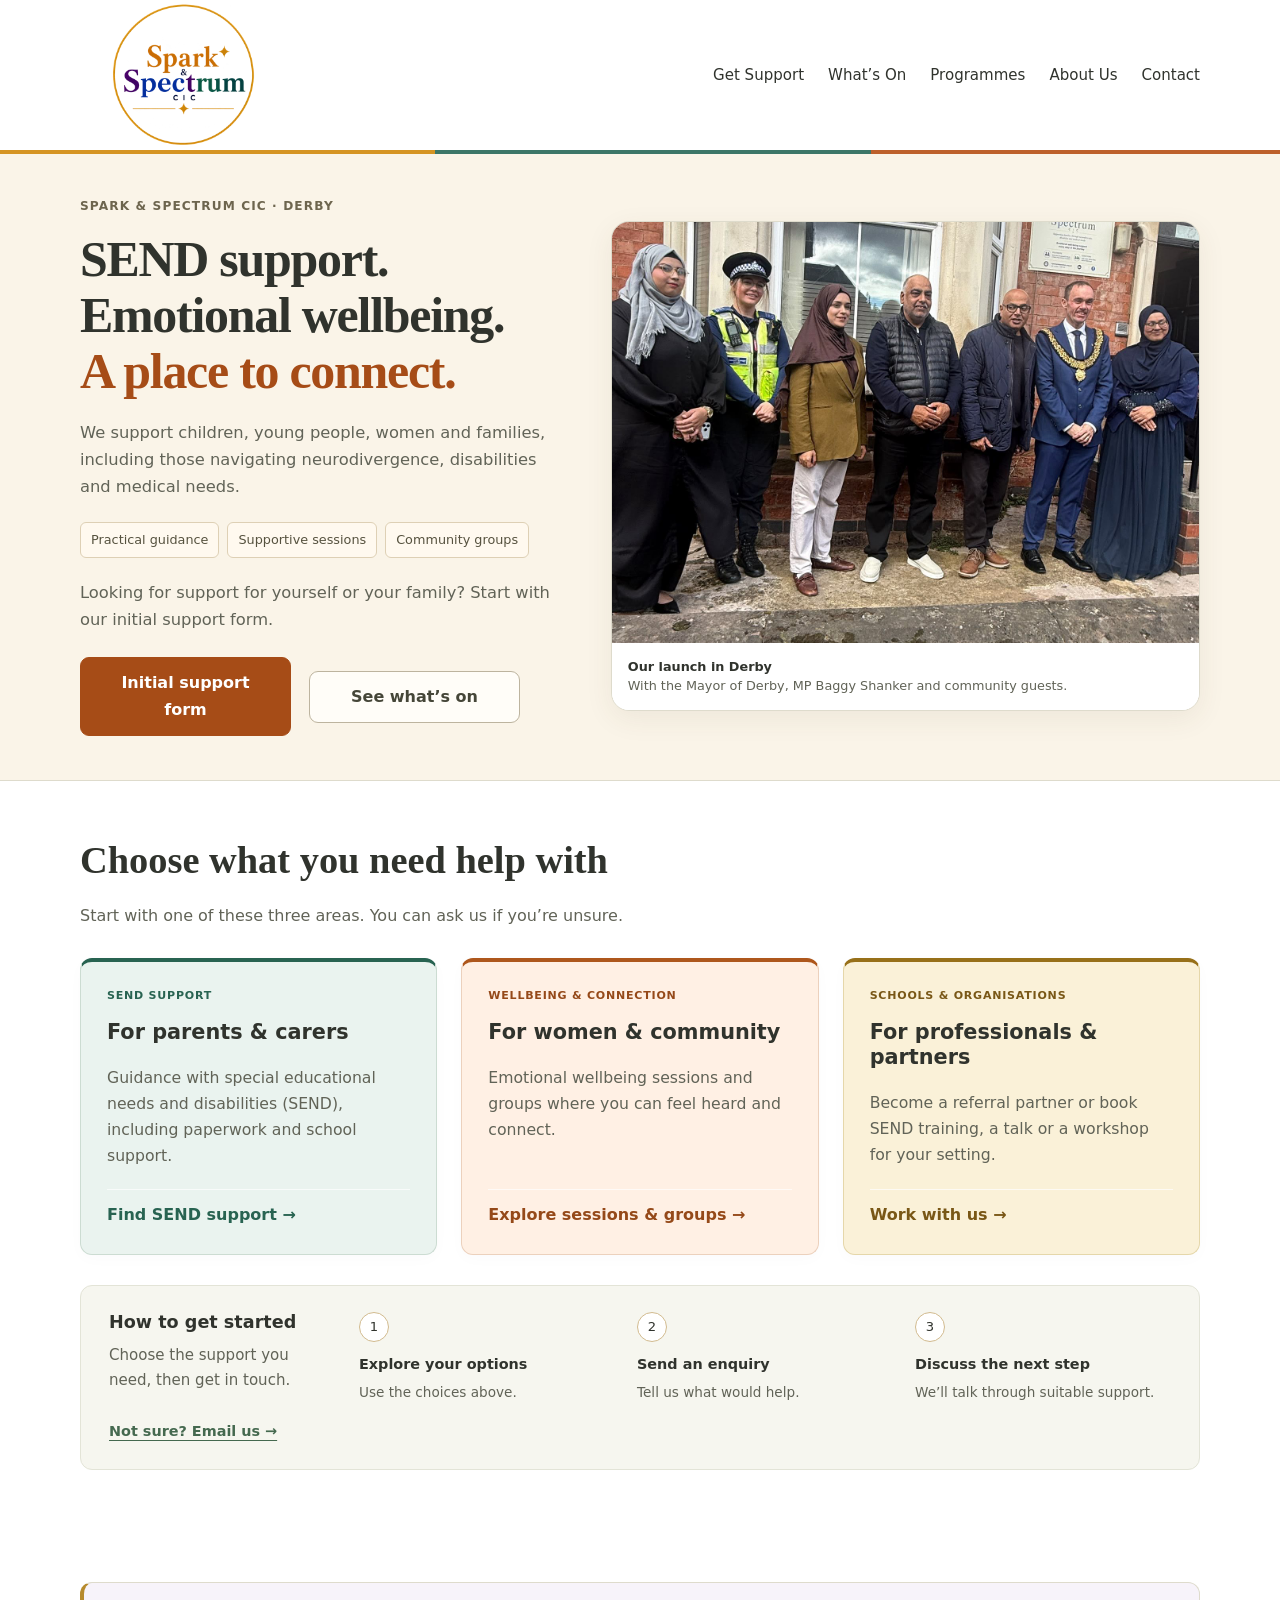
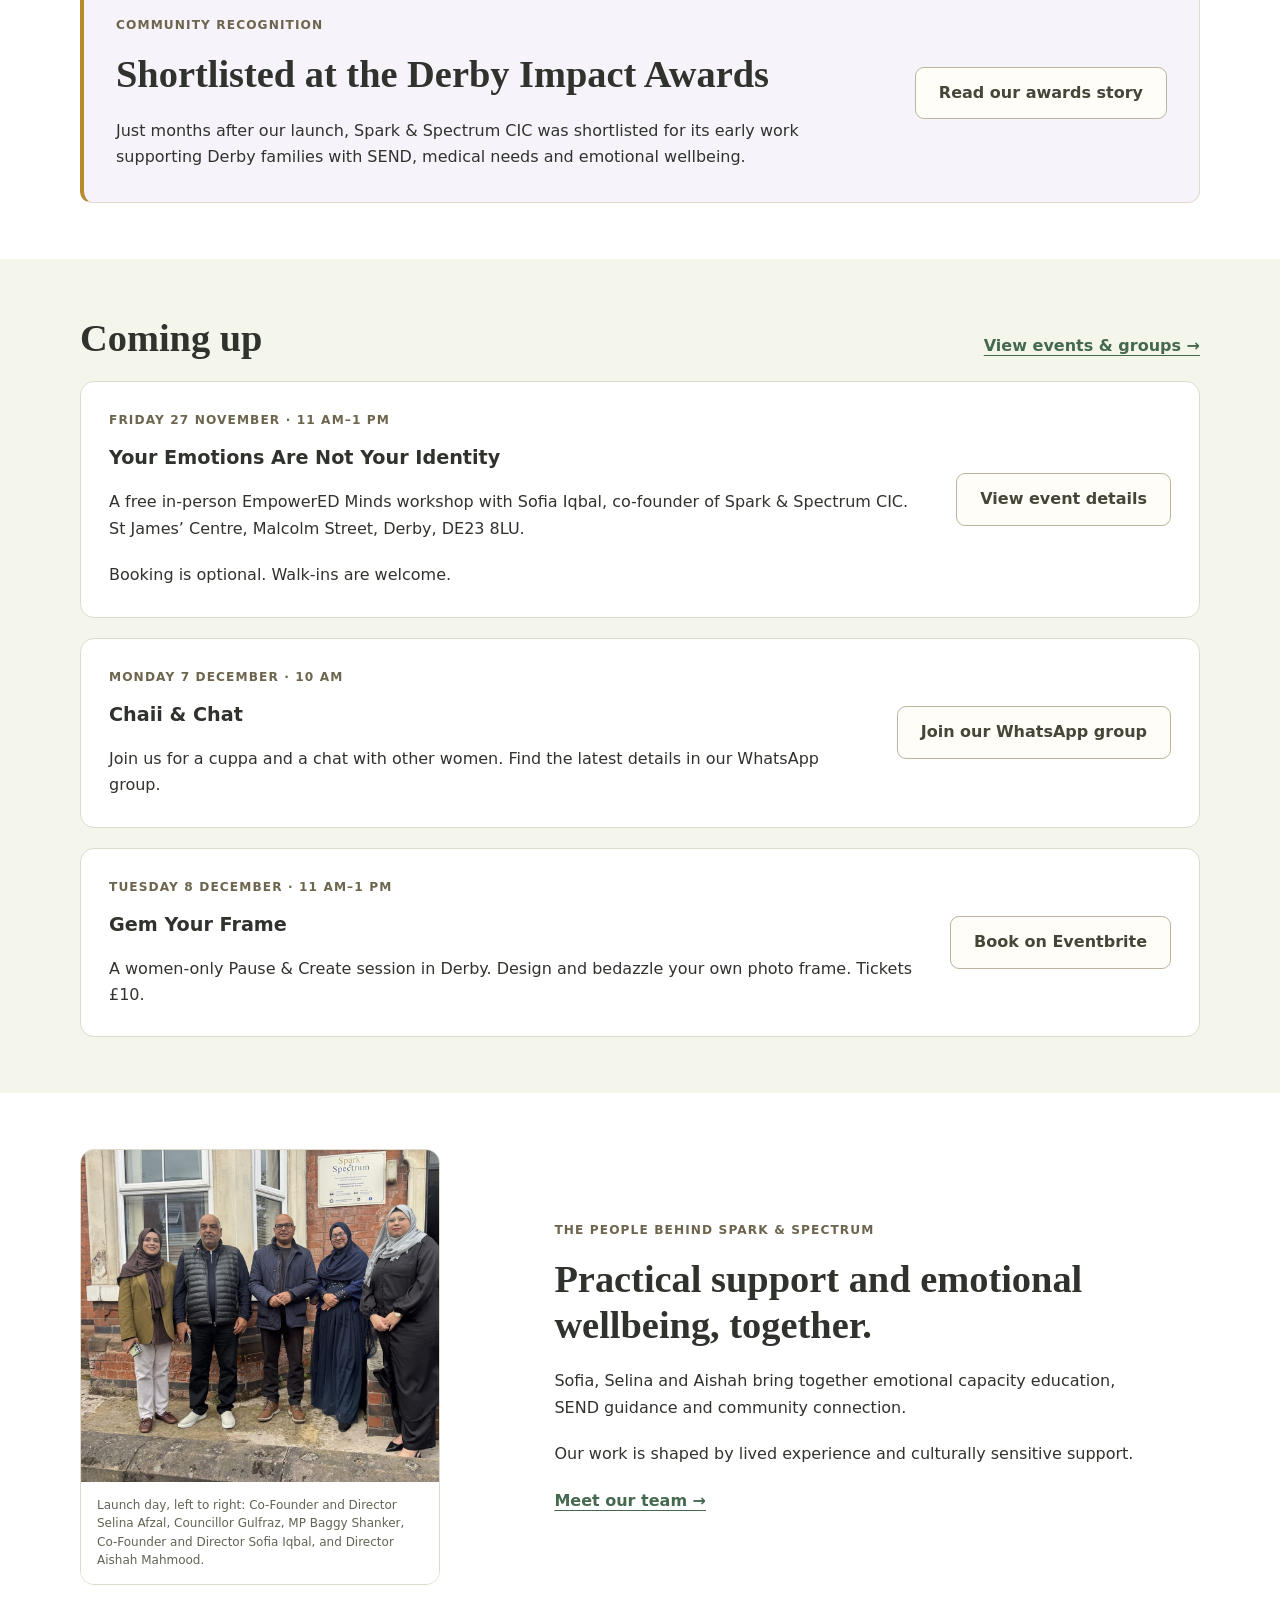
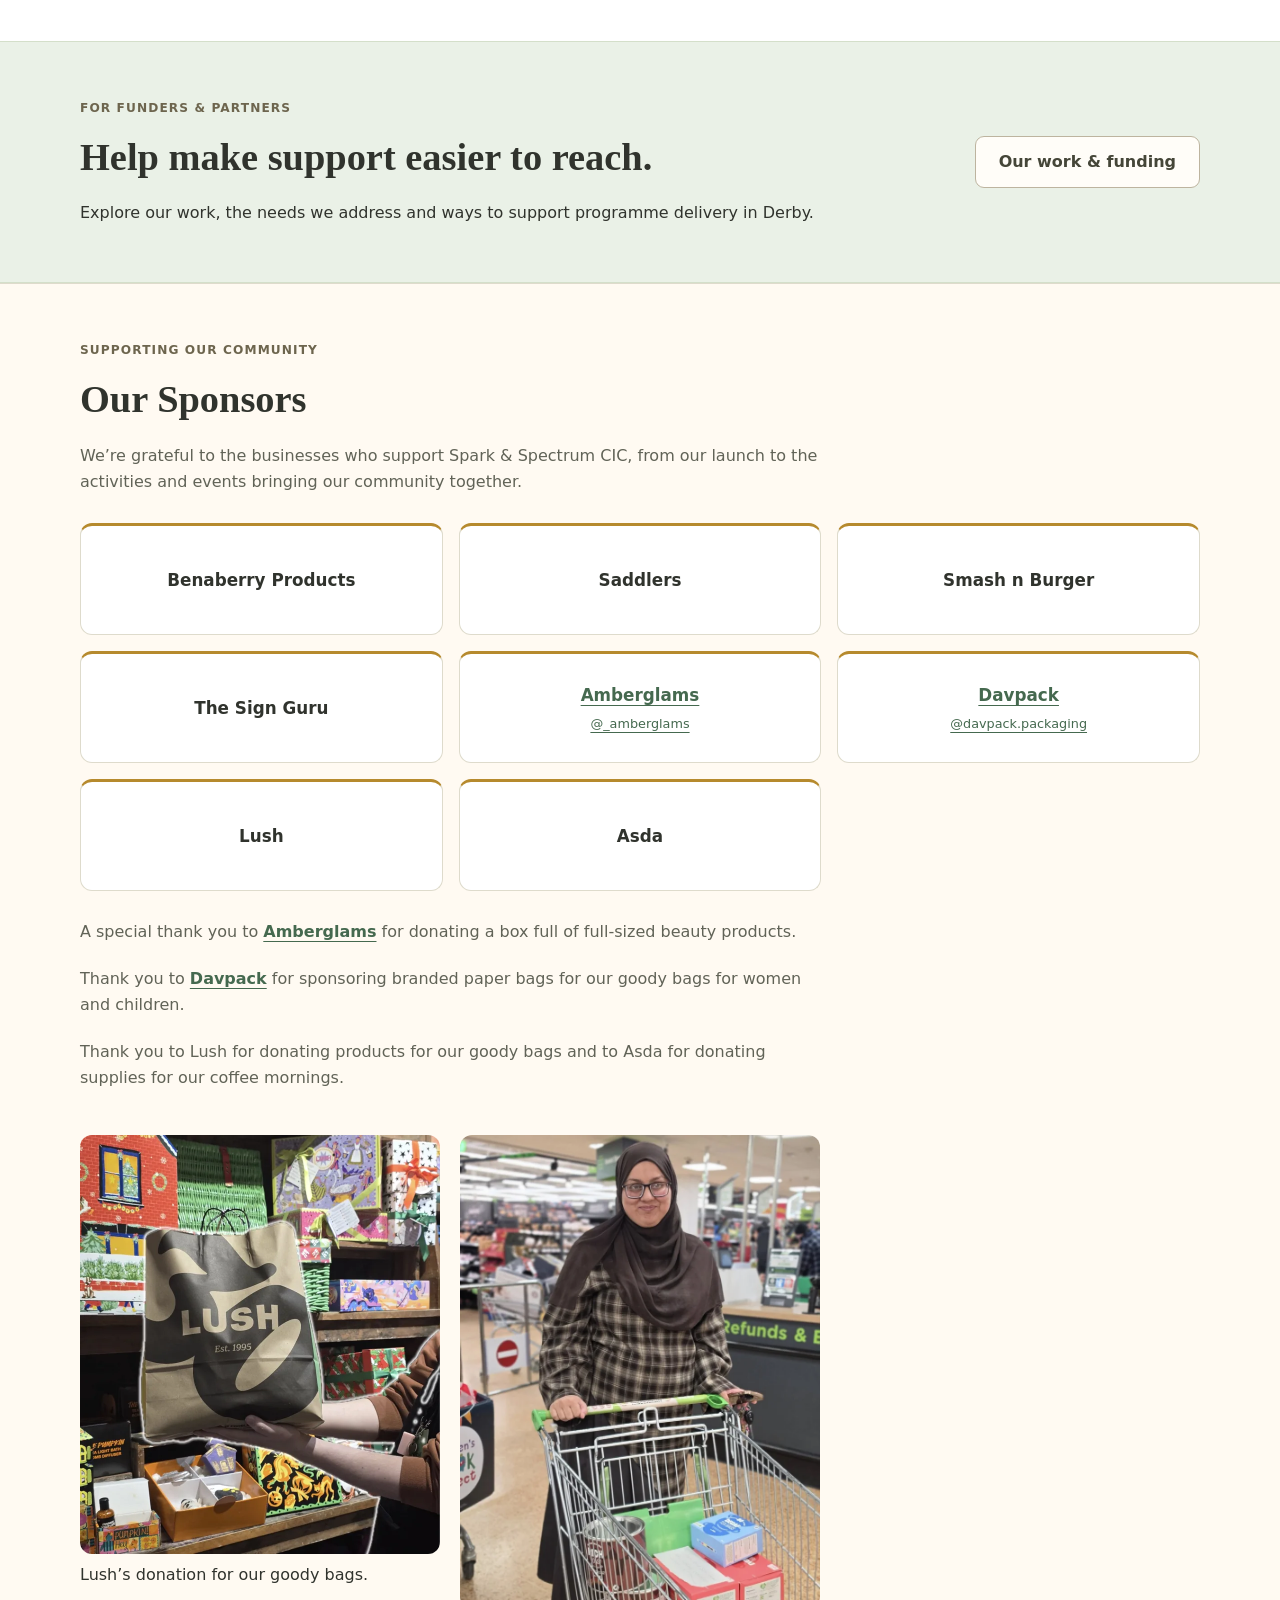
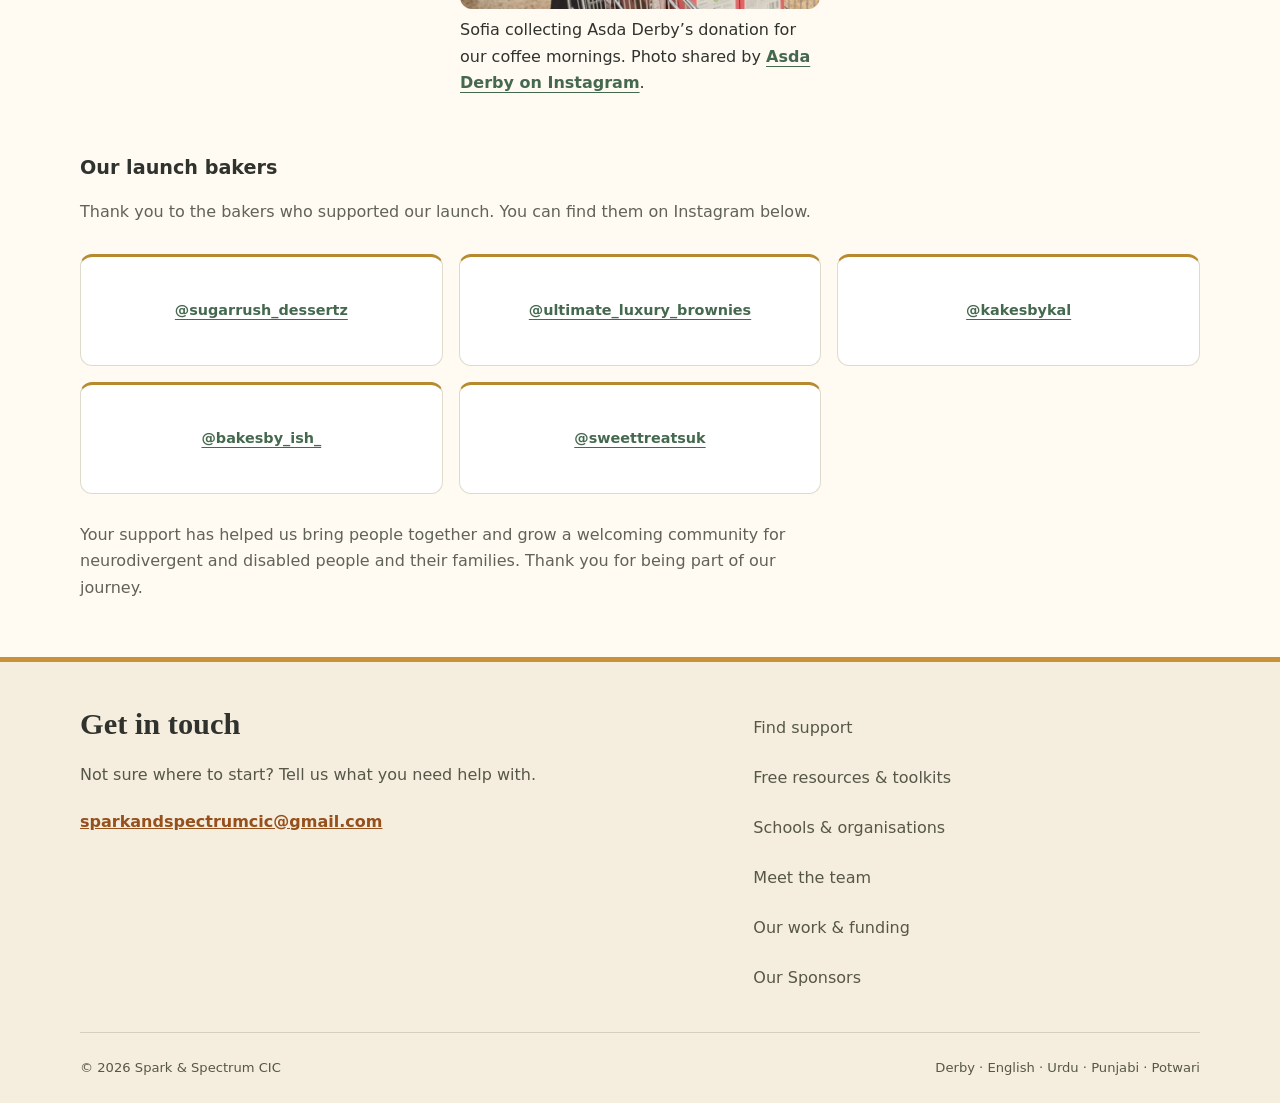
<file: index.html>
<!DOCTYPE html>
<html lang="en"><head><meta charset="utf-8"><meta name="viewport" content="width=device-width, initial-scale=1"><title>Spark &amp; Spectrum CIC | Support in Derby</title><meta name="description" content="Practical SEND guidance, wellbeing support and community connection for families in Derby."><link rel="stylesheet" href="styles.css?v=community-4"><link rel="canonical" href="https://www.sparkandspectrum.org.uk/"><style>
.sponsors-section{background:#fffaf2;border-top:1px solid var(--line)}
.sponsors-section .sponsors-intro{max-width:740px;color:var(--muted)}
.sponsors-list{display:grid;grid-template-columns:repeat(3,minmax(0,1fr));gap:16px;list-style:none;padding:0;margin:28px 0}
.sponsors-list li{display:flex;align-items:center;justify-content:center;min-height:112px;padding:20px 16px;text-align:center;background:#fff;border:1px solid var(--line);border-top:3px solid #b68a2d;border-radius:12px;font-size:1.05rem;font-weight:700;line-height:1.5;color:var(--ink);overflow-wrap:anywhere}
.sponsors-section .sponsors-thanks{max-width:740px;margin-bottom:0;color:var(--muted)}
@media(max-width:900px){.sponsors-list{grid-template-columns:repeat(3,minmax(0,1fr))}}
@media(max-width:640px){.sponsors-list{grid-template-columns:repeat(2,minmax(0,1fr));gap:12px}.sponsors-list li{min-height:96px;padding:18px 12px}}
@media(max-width:360px){.sponsors-list{grid-template-columns:1fr}}
.sponsors-list a{display:flex;flex-direction:column;justify-content:center;min-height:48px;width:100%;text-decoration:underline;text-underline-offset:4px}
.sponsor-handle{display:block;font-size:.8rem;font-weight:400;margin-top:6px}
.sponsors-subheading{margin-top:36px}
.bakers-list li{font-size:.9rem}
.recognition-card{display:flex;flex-wrap:wrap;align-items:center;justify-content:space-between;gap:1rem 2rem;padding:clamp(1.25rem,4vw,2rem);border:1px solid var(--line);border-left:4px solid #b68a2d;border-radius:12px;background:#f7f3fa}
.recognition-card > div{flex:1 1 28rem}
.recognition-card p:last-child{margin-bottom:0}
.page-index .hero-actions{display:grid;grid-template-columns:repeat(2,minmax(0,1fr));max-width:440px}.page-index .hero-actions .btn{display:flex;align-items:center;justify-content:center;text-align:center;margin:0;width:100%}
@media(max-width:380px){.page-index .hero-actions{grid-template-columns:1fr}}
</style></head><body class="page-index"><a class="skip-link" href="#main-content">Skip to content</a><header><div class="container nav"><a class="brand" href="index.html" aria-label="Spark and Spectrum CIC home"><img src="images/spark-spectrum-logo.svg" alt="Spark and Spectrum CIC" width="530" height="365" loading="eager" decoding="async"></a><button class="menu-toggle" aria-controls="primary-navigation" aria-expanded="false" aria-label="Open menu">☰</button><nav id="primary-navigation" class="nav-links" aria-label="Primary navigation"><a href="get-support.html">Get Support</a><a href="whats-on.html">What’s On</a><a href="programmes.html">Programmes</a><a href="about.html">About Us</a><a href="index.html#contact">Contact</a></nav></div></header><main id="main-content"><section class="hero"><div class="container hero-grid"><div class="hero-copy"><p class="eyebrow">SPARK &amp; SPECTRUM CIC · DERBY</p><h1>SEND support.<br>Emotional wellbeing.<br><span>A place to connect.</span></h1><p>We support children, young people, women and families, including those navigating neurodivergence, disabilities and medical needs.</p><div class="hero-services"><span>Practical guidance</span><span>Supportive sessions</span><span>Community groups</span></div><p>Looking for support for yourself or your family? Start with our initial support form.</p><div class="actions hero-actions"><a class="btn primary" href="https://form.jotform.com/262165407296057">Initial support form</a><a class="btn outline" href="whats-on.html">See what’s on</a></div></div><figure class="hero-feature mayor-feature"><img src="images/mayor-launch-main.svg" alt="Spark and Spectrum’s launch group with the Mayor of Derby wearing his chain of office" width="1480" height="1060" fetchpriority="high" decoding="async"><figcaption class="launch-caption"><strong>Our launch in Derby</strong><br>With the Mayor of Derby, MP Baggy Shanker and community guests.</figcaption></figure></div></section>
<section class="section" id="support-options"><div class="container"><h2>Choose what you need help with</h2><p class="section-intro">Start with one of these three areas. You can ask us if you’re unsure.</p><div class="support-options-grid">
<a class="support-option" href="get-support.html#send"><span class="route-label">SEND SUPPORT</span><h3>For parents &amp; carers</h3><p>Guidance with special educational needs and disabilities (SEND), including paperwork and school support.</p><span>Find SEND support →</span></a>
<a class="support-option" href="get-support.html#wellbeing"><span class="route-label">WELLBEING &amp; CONNECTION</span><h3>For women &amp; community</h3><p>Emotional wellbeing sessions and groups where you can feel heard and connect.</p><span>Explore sessions &amp; groups →</span></a>
<a class="support-option" href="programmes.html#professional-support"><span class="route-label">SCHOOLS &amp; ORGANISATIONS</span><h3>For professionals &amp; partners</h3><p>Become a referral partner or book SEND training, a talk or a workshop for your setting.</p><span>Work with us →</span></a>
</div><div class="next-step-guide"><div><h3>How to get started</h3><p>Choose the support you need, then get in touch.</p></div><ol><li><strong>Explore your options</strong><span>Use the choices above.</span></li><li><strong>Send an enquiry</strong><span>Tell us what would help.</span></li><li><strong>Discuss the next step</strong><span>We’ll talk through suitable support.</span></li></ol><a class="text-link" href="mailto:sparkandspectrumcic@gmail.com">Not sure? Email us →</a></div></div></section>
<section class="section" id="latest-news" aria-labelledby="recognition-heading"><div class="container"><div class="recognition-card"><div><p class="eyebrow">COMMUNITY RECOGNITION</p><h2 id="recognition-heading">Shortlisted at the Derby Impact Awards</h2><p>Just months after our launch, Spark &amp; Spectrum CIC was shortlisted for its early work supporting Derby families with SEND, medical needs and emotional wellbeing.</p></div><a class="btn outline" href="derby-impact-awards.html">Read our awards story</a></div></div></section>
<section class="section soft" id="upcoming-events"><div class="container"><div class="section-heading"><h2>Coming up</h2><a class="text-link" href="whats-on.html">View events &amp; groups →</a></div>
<article class="event-summary"><div><p class="eyebrow">FRIDAY 27 NOVEMBER · 11 AM–1 PM</p><h3>Your Emotions Are Not Your Identity</h3><p>A free in-person EmpowerED Minds workshop with Sofia Iqbal, co-founder of Spark &amp; Spectrum CIC.<br>St James’ Centre, Malcolm Street, Derby, DE23 8LU.</p><p>Booking is optional. Walk-ins are welcome.</p></div><a class="btn outline" href="whats-on.html#st-james-workshop">View event details</a></article>
<article class="event-summary" id="chaii-chat" style="margin-top:20px"><div><p class="eyebrow">MONDAY 7 DECEMBER · 10 AM</p><h3>Chaii &amp; Chat</h3><p>Join us for a cuppa and a chat with other women. Find the latest details in our WhatsApp group.</p></div><a class="btn outline" href="https://chat.whatsapp.com/DSdzcUEW4hsGKoFnq0sKgy">Join our WhatsApp group</a></article>
<article class="event-summary" style="margin-top:20px"><div><p class="eyebrow">TUESDAY 8 DECEMBER · 11 AM–1 PM</p><h3>Gem Your Frame</h3><p>A women-only Pause &amp; Create session in Derby. Design and bedazzle your own photo frame. Tickets £10.</p></div><a class="btn outline" href="https://www.eventbrite.co.uk/e/design-bedazzle-your-photo-frame-womens-creative-connection-event-tickets-2005473402934">Book on Eventbrite</a></article>
</div></section>
<section class="section"><div class="container people-intro"><figure class="people-photo"><img src="images/launch-guests-cropped.svg" alt="Selina Afzal, Councillor Gulfraz, MP Baggy Shanker, Sofia Iqbal and Aishah Mahmood, from left to right" width="1135" height="1050" loading="lazy" decoding="async"><figcaption class="launch-caption">Launch day, left to right: Co-Founder and Director Selina Afzal, Councillor Gulfraz, MP Baggy Shanker, Co-Founder and Director Sofia Iqbal, and Director Aishah Mahmood.</figcaption></figure><div><p class="eyebrow">THE PEOPLE BEHIND SPARK &amp; SPECTRUM</p><h2>Practical support and emotional wellbeing, together.</h2><p>Sofia, Selina and Aishah bring together emotional capacity education, SEND guidance and community connection.</p><p>Our work is shaped by lived experience and culturally sensitive support.</p><a class="text-link" href="about.html#team">Meet our team →</a></div></div></section><section class="section funding-preview"><div class="container funding-preview-grid"><div><p class="eyebrow">FOR FUNDERS &amp; PARTNERS</p><h2>Help make support easier to reach.</h2><p>Explore our work, the needs we address and ways to support programme delivery in Derby.</p></div><a class="btn outline" href="our-work.html">Our work &amp; funding</a></div></section><section class="section sponsors-section" id="our-sponsors" aria-labelledby="sponsors-heading"><div class="container"><p class="eyebrow">SUPPORTING OUR COMMUNITY</p><h2 id="sponsors-heading">Our Sponsors</h2><p class="sponsors-intro">We’re grateful to the businesses who support Spark &amp; Spectrum CIC, from our launch to the activities and events bringing our community together.</p><ul class="sponsors-list"><li>Benaberry Products</li><li>Saddlers</li><li>Smash n Burger</li><li>The Sign Guru</li><li><a href="https://www.instagram.com/_amberglams/" aria-label="Amberglams on Instagram">Amberglams<span class="sponsor-handle">@_amberglams</span></a></li><li><a href="https://www.instagram.com/davpack.packaging/" aria-label="Davpack on Instagram">Davpack<span class="sponsor-handle">@davpack.packaging</span></a></li><li>Lush</li><li>Asda</li></ul><p class="sponsors-intro">A special thank you to <a class="text-link" href="https://www.instagram.com/_amberglams/">Amberglams</a> for donating a box full of full-sized beauty products.</p><p class="sponsors-intro">Thank you to <a class="text-link" href="https://www.instagram.com/davpack.packaging/">Davpack</a> for sponsoring branded paper bags for our goody bags for women and children.</p><p class="sponsors-intro">Thank you to Lush for donating products for our goody bags and to Asda for donating supplies for our coffee mornings.</p><div style="display: grid; grid-template-columns: repeat(auto-fit, minmax(min(100%, 17rem), 360px)); gap: 1.25rem;"><figure style="max-width: 360px; margin: 1.5rem 0;"><img src="images/lush-goody-bag-donation.webp" alt="A Lush shopping bag held in front of a display of gift boxes" width="720" height="838" loading="lazy" decoding="async" style="display: block; width: 100%; height: auto; border-radius: 12px;"><figcaption style="margin-top: .5rem;">Lush’s donation for our goody bags.</figcaption></figure><figure style="max-width: 360px; margin: 1.5rem 0;"><img src="images/asda-derby-coffee-morning-donation.webp" alt="Sofia Iqbal at Asda Derby with a trolley of donated refreshments" width="800" height="1053" loading="lazy" decoding="async" style="display: block; width: 100%; height: auto; border-radius: 12px;"><figcaption style="margin-top: .5rem;">Sofia collecting Asda Derby’s donation for our coffee mornings. Photo shared by <a class="text-link" href="https://www.instagram.com/asda.derby/">Asda Derby on Instagram</a>.</figcaption></figure></div><h3 class="sponsors-subheading" id="launch-bakers-heading">Our launch bakers</h3><p class="sponsors-intro">Thank you to the bakers who supported our launch. You can find them on Instagram below.</p><ul class="sponsors-list bakers-list" aria-labelledby="launch-bakers-heading"><li><a href="https://www.instagram.com/sugarrush_dessertz/" aria-label="@sugarrush_dessertz on Instagram">@sugarrush_dessertz</a></li><li><a href="https://www.instagram.com/ultimate_luxury_brownies/" aria-label="@ultimate_luxury_brownies on Instagram">@ultimate_luxury_brownies</a></li><li><a href="https://www.instagram.com/kakesbykal/" aria-label="@kakesbykal on Instagram">@kakesbykal</a></li><li><a href="https://www.instagram.com/bakesby_ish_/" aria-label="@bakesby_ish_ on Instagram">@bakesby_ish_</a></li><li><a href="https://www.instagram.com/sweettreatsuk/" aria-label="@sweettreatsuk on Instagram">@sweettreatsuk</a></li></ul><p class="sponsors-thanks">Your support has helped us bring people together and grow a welcoming community for neurodivergent and disabled people and their families. Thank you for being part of our journey.</p></div></section></main><footer id="contact"><div class="container footer-grid"><div><h2>Get in touch</h2><p>Not sure where to start? Tell us what you need help with.</p><a class="email-link" href="mailto:sparkandspectrumcic@gmail.com">sparkandspectrumcic@gmail.com</a></div><div class="footer-links"><a href="get-support.html">Find support</a><a href="resources.html">Free resources &amp; toolkits</a><a href="programmes.html#professional-support">Schools &amp; organisations</a><a href="about.html">Meet the team</a><a href="our-work.html">Our work &amp; funding</a><a href="#our-sponsors">Our Sponsors</a></div></div><div class="container footer-bottom"><span>© 2026 Spark &amp; Spectrum CIC</span><span>Derby · English · Urdu · Punjabi · Potwari</span></div></footer><script src="site.js?v=simple-1" defer></script></body></html>
</file>
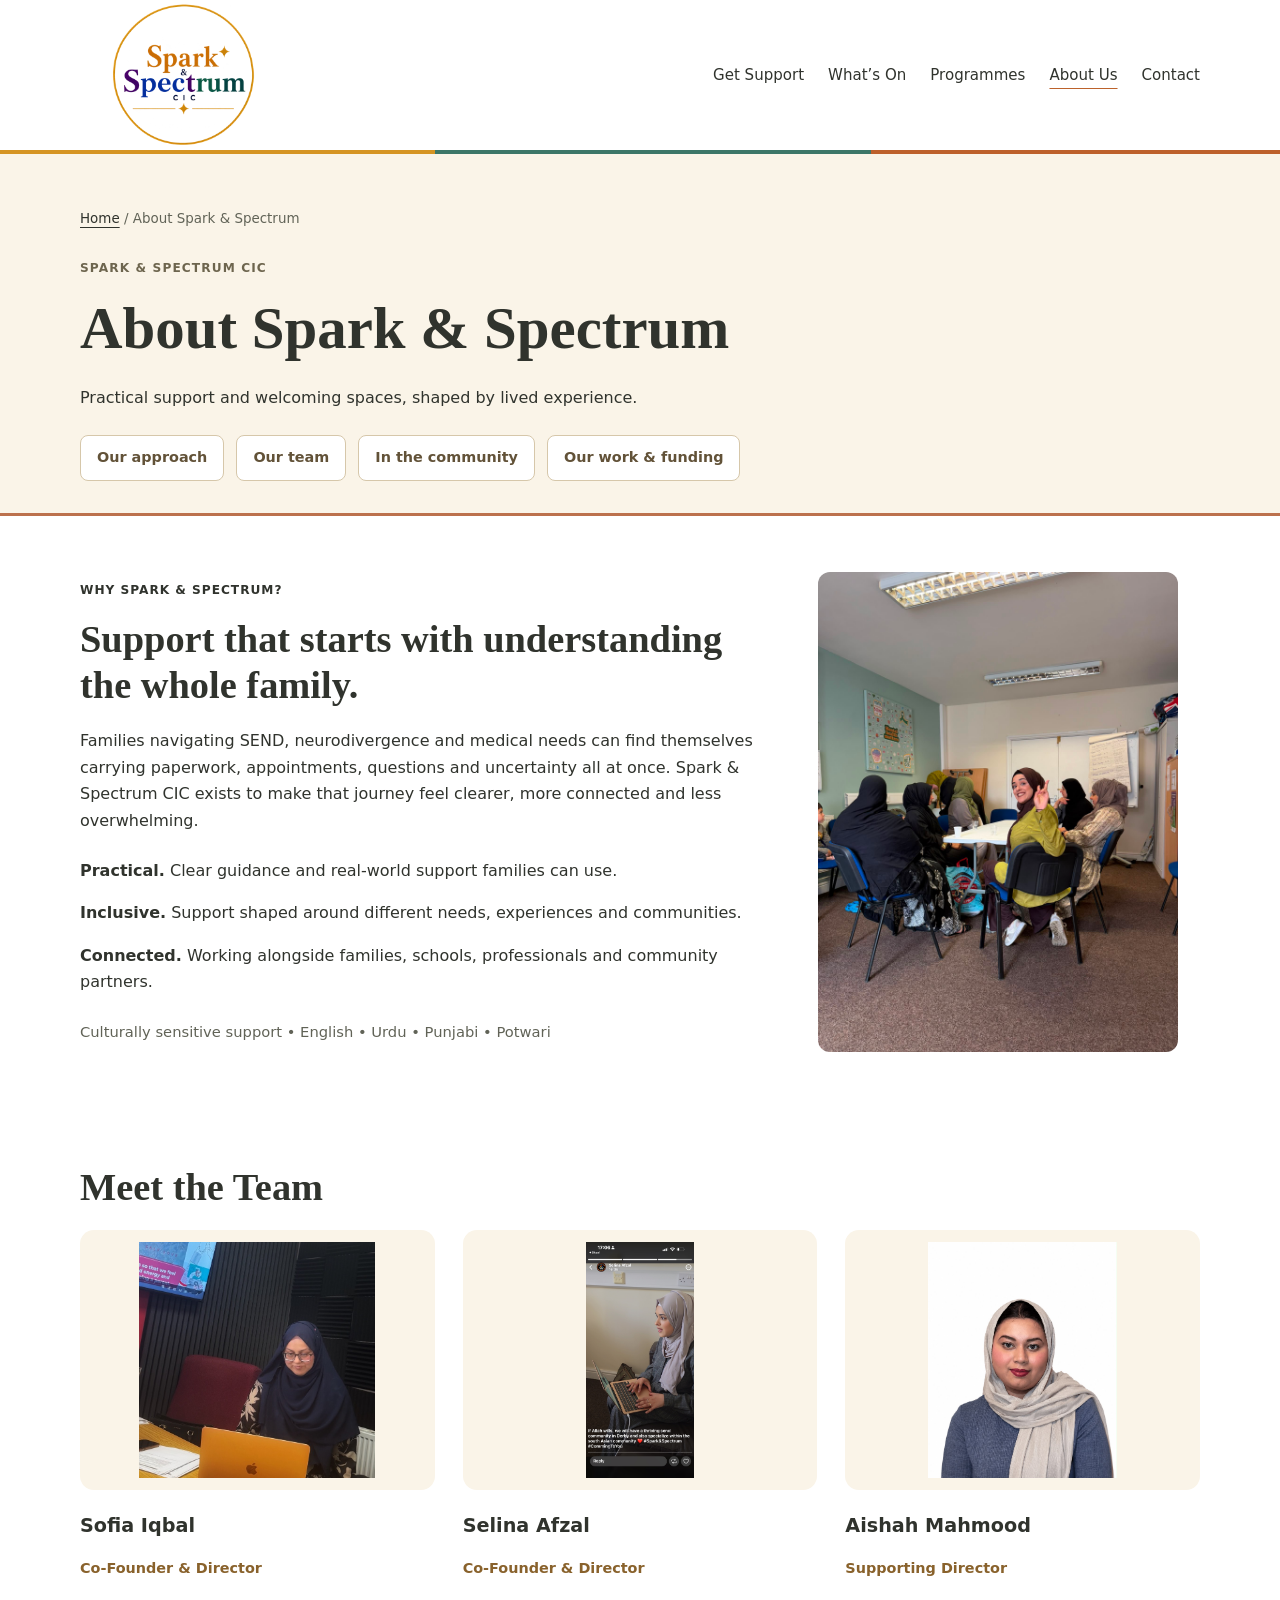
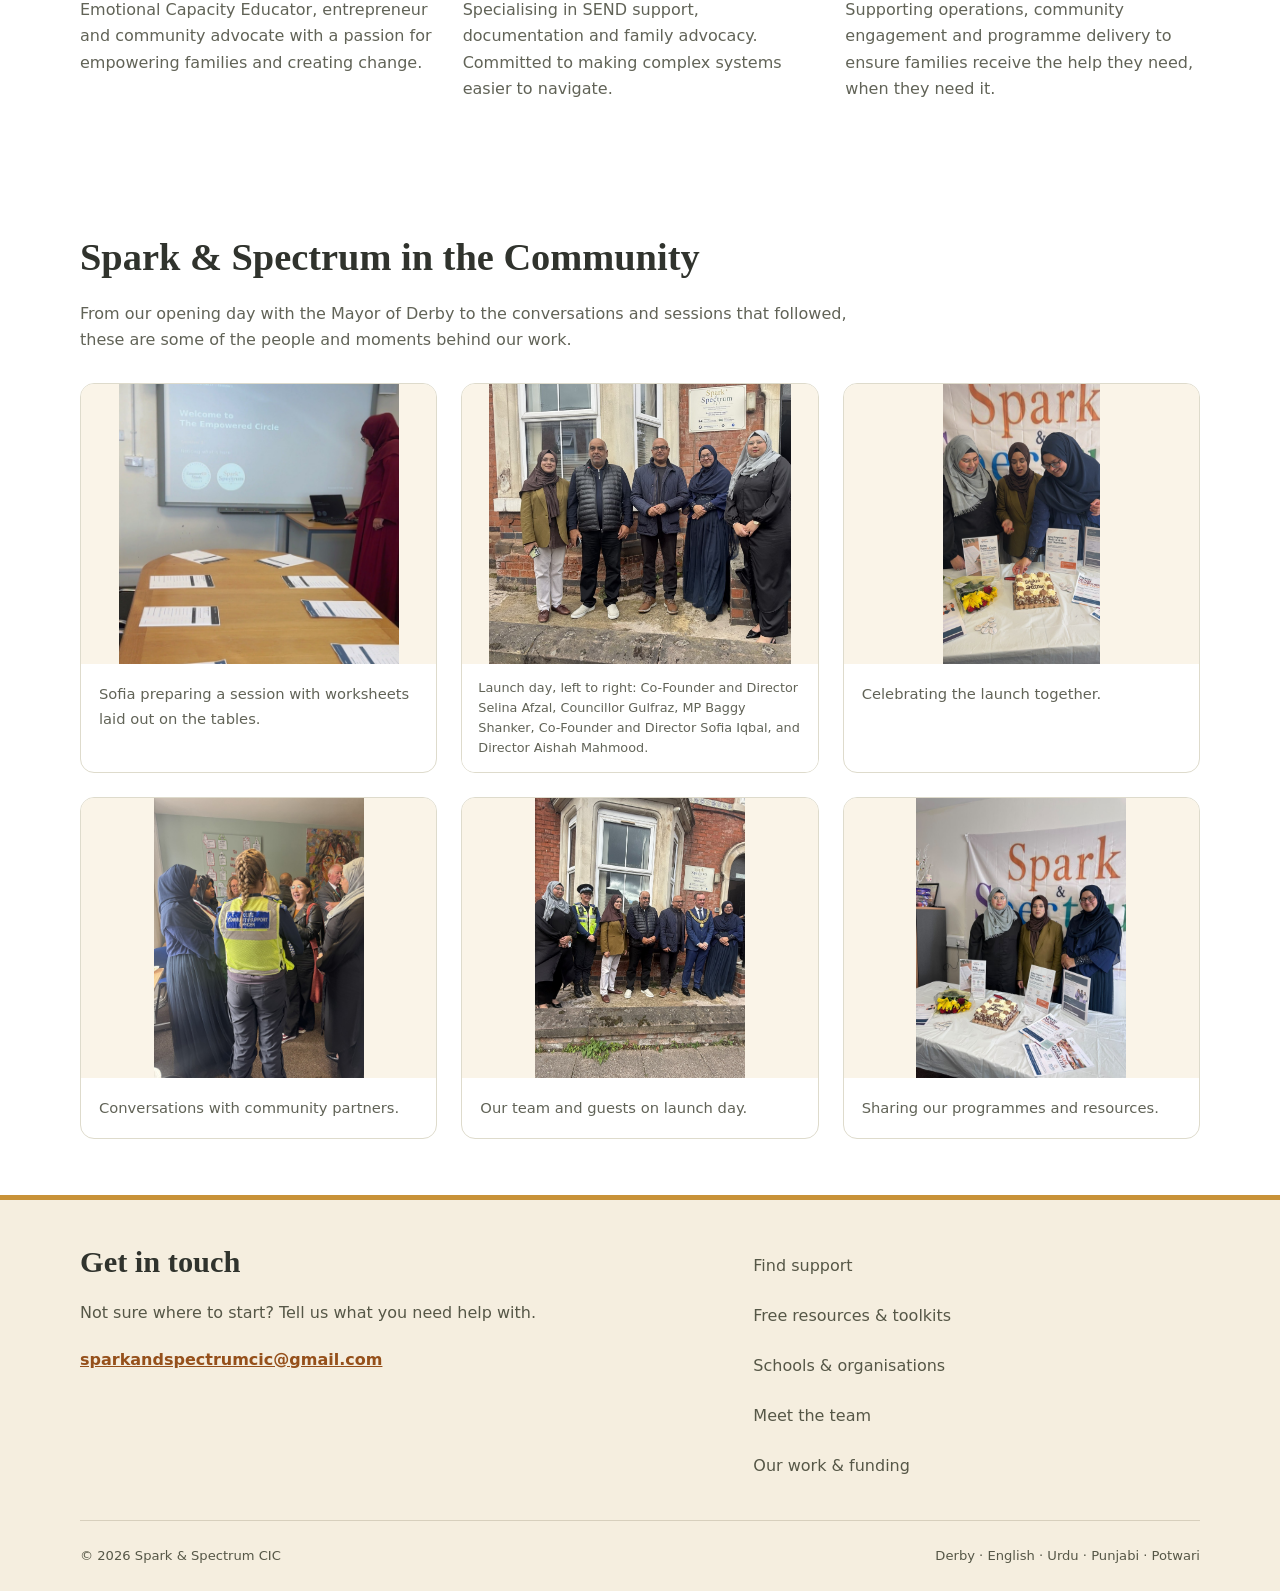
<file: about.html>
<!DOCTYPE html>
<html lang="en"><head><meta charset="utf-8"><meta name="viewport" content="width=device-width, initial-scale=1"><title>About Us | Spark &amp; Spectrum CIC</title><meta name="description" content="Practical SEND guidance, wellbeing support and community connection for families in Derby."><link rel="stylesheet" href="styles.css?v=community-4"><link rel="canonical" href="https://www.sparkandspectrum.org.uk/about.html"></head><body class="page-about"><a class="skip-link" href="#main-content">Skip to content</a><header><div class="container nav"><a class="brand" href="index.html" aria-label="Spark and Spectrum CIC home"><img src="images/spark-spectrum-logo.svg" alt="Spark and Spectrum CIC" width="530" height="365" loading="eager" decoding="async"></a><button class="menu-toggle" aria-controls="primary-navigation" aria-expanded="false" aria-label="Open menu">☰</button><nav id="primary-navigation" class="nav-links" aria-label="Primary navigation"><a href="get-support.html">Get Support</a><a href="whats-on.html">What’s On</a><a href="programmes.html">Programmes</a><a href="about.html" aria-current="page">About Us</a><a href="index.html#contact">Contact</a></nav></div></header><main id="main-content"><section class="page-intro"><div class="container"><div class="breadcrumb"><a href="index.html">Home</a><span aria-hidden="true"> / </span><span>About Spark &amp; Spectrum</span></div><p class="eyebrow">SPARK &amp; SPECTRUM CIC</p><h1>About Spark &amp; Spectrum</h1><p>Practical support and welcoming spaces, shaped by lived experience.</p><nav class="page-links" aria-label="About this page"><a href="#who-we-are">Our approach</a><a href="#team">Our team</a><a href="#community">In the community</a><a href="our-work.html">Our work &amp; funding</a></nav></div></section><section class="section" id="who-we-are">
<div class="container identity-grid">
<div class="identity-copy">
<span>WHY SPARK &amp; SPECTRUM?</span>
<h2>Support that starts with understanding the whole family.</h2>
<p>Families navigating SEND, neurodivergence and medical needs can find themselves carrying paperwork, appointments, questions and uncertainty all at once. Spark &amp; Spectrum CIC exists to make that journey feel clearer, more connected and less overwhelming.</p>
<div class="identity-points">
<div class="identity-point"><span class="spark small"></span><div><strong>Practical.</strong> Clear guidance and real-world support families can use.</div></div>
<div class="identity-point"><span class="spark small purple"></span><div><strong>Inclusive.</strong> Support shaped around different needs, experiences and communities.</div></div>
<div class="identity-point"><span class="spark small green"></span><div><strong>Connected.</strong> Working alongside families, schools, professionals and community partners.</div></div>
</div>
<div class="language-bar">Culturally sensitive support • English • Urdu • Punjabi • Potwari</div>
</div>
<div class="hero-real portrait-safe">
<img alt="Spark &amp; Spectrum community session in Derby" class="real-photo" src="images/archive-fd3f3891c287.jpeg" width="1536" height="2048" loading="lazy" decoding="async">
</div>
</div>
</section>
<section class="section" id="team">
<div class="container">
<h2 class="section-title">Meet the Team</h2>
<div class="team-grid">
<article class="team-card">
<div class="team-photo"><img alt="Sofia Iqbal" class="real-photo" src="images/sofia-iqbal-profile.jpeg" width="709" height="709" loading="lazy" decoding="async"></div>
<div>
<h3>Sofia Iqbal</h3>
<div class="role">Co-Founder &amp; Director</div>
<p>Emotional Capacity Educator, entrepreneur and community advocate with a passion for empowering families and creating change.</p>
</div>
</article>
<article class="team-card">
<div class="team-photo"><img alt="Selina Afzal" class="real-photo" src="images/archive-37e000eceb86.jpeg" width="709" height="1536" loading="lazy" decoding="async"></div>
<div>
<h3>Selina Afzal</h3>
<div class="role">Co-Founder &amp; Director</div>
<p>Specialising in SEND support, documentation and family advocacy. Committed to making complex systems easier to navigate.</p>
</div>
</article>
<article class="team-card">
<div class="team-photo"><img alt="Aishah Mahmood" class="real-photo" src="images/archive-fe54d9f98a0c.jpeg" width="1122" height="1402" loading="lazy" decoding="async"></div>
<div>
<h3>Aishah Mahmood</h3>
<div class="role">Supporting Director</div>
<p>Supporting operations, community engagement and programme delivery to ensure families receive the help they need, when they need it.</p>
</div>
</article>
</div>
</div>
</section>
<section class="section" id="community">
<div class="container">
<h2 class="section-title">Spark &amp; Spectrum in the Community</h2>
<p class="gallery-heading">From our opening day with the Mayor of Derby to the conversations and sessions that followed, these are some of the people and moments behind our work.</p>
<div class="uploaded-gallery"><figure><a href="images/sofia-session.jpg" target="_blank" rel="noopener" aria-label="View photograph: Sofia preparing a session with worksheets laid out on the tables."><img src="images/sofia-session.jpg" alt="Sofia at the front of a room beside a presentation screen and tables with worksheets" loading="lazy" width="1242" height="1241" decoding="async"></a><figcaption>Sofia preparing a session with worksheets laid out on the tables.</figcaption></figure><figure><a href="images/launch-guests-cropped.svg" target="_blank" rel="noopener" aria-label="View the launch day group photograph"><img src="images/launch-guests-cropped.svg" alt="Launch day: Selina Afzal, Councillor Gulfraz, MP Baggy Shanker, Sofia Iqbal and Aishah Mahmood, from left to right" loading="lazy" width="1135" height="1050" decoding="async"></a><figcaption class="launch-caption">Launch day, left to right: Co-Founder and Director Selina Afzal, Councillor Gulfraz, MP Baggy Shanker, Co-Founder and Director Sofia Iqbal, and Director Aishah Mahmood.</figcaption></figure><figure><a href="images/launch-celebration.jpg" target="_blank" rel="noopener" aria-label="View photograph: Celebrating the launch together."><img src="images/launch-celebration.jpg" alt="Three women gathered beside a cake and programme display" loading="lazy" width="1012" height="1800" decoding="async"></a><figcaption>Celebrating the launch together.</figcaption></figure><figure><a href="images/community-conversations.jpg" target="_blank" rel="noopener" aria-label="View photograph: Conversations with community partners."><img src="images/community-conversations.jpg" alt="People talking indoors beside the Spark and Spectrum display" loading="lazy" width="1152" height="1536" decoding="async"></a><figcaption>Conversations with community partners.</figcaption></figure><figure><a href="images/launch-community.jpg" target="_blank" rel="noopener" aria-label="View photograph: Our team and guests on launch day."><img src="images/launch-community.jpg" alt="A group gathered outside the centre, including the Mayor of Derby" loading="lazy" width="1350" height="1800" decoding="async"></a><figcaption>Our team and guests on launch day.</figcaption></figure><figure><a href="images/team-launch-display.jpg" target="_blank" rel="noopener" aria-label="View photograph: Sharing our programmes and resources."><img src="images/team-launch-display.jpg" alt="Three women standing behind a table with leaflets and a cake" loading="lazy" width="1200" height="1600" decoding="async"></a><figcaption>Sharing our programmes and resources.</figcaption></figure></div>
</div>
</section>
</main><footer id="contact"><div class="container footer-grid"><div><h2>Get in touch</h2><p>Not sure where to start? Tell us what you need help with.</p><a class="email-link" href="mailto:sparkandspectrumcic@gmail.com">sparkandspectrumcic@gmail.com</a></div><div class="footer-links"><a href="get-support.html">Find support</a><a href="resources.html">Free resources &amp; toolkits</a><a href="programmes.html#professional-support">Schools &amp; organisations</a><a href="about.html">Meet the team</a><a href="our-work.html">Our work &amp; funding</a></div></div><div class="container footer-bottom"><span>© 2026 Spark &amp; Spectrum CIC</span><span>Derby · English · Urdu · Punjabi · Potwari</span></div></footer><script src="site.js?v=simple-1" defer></script></body></html>
</file>
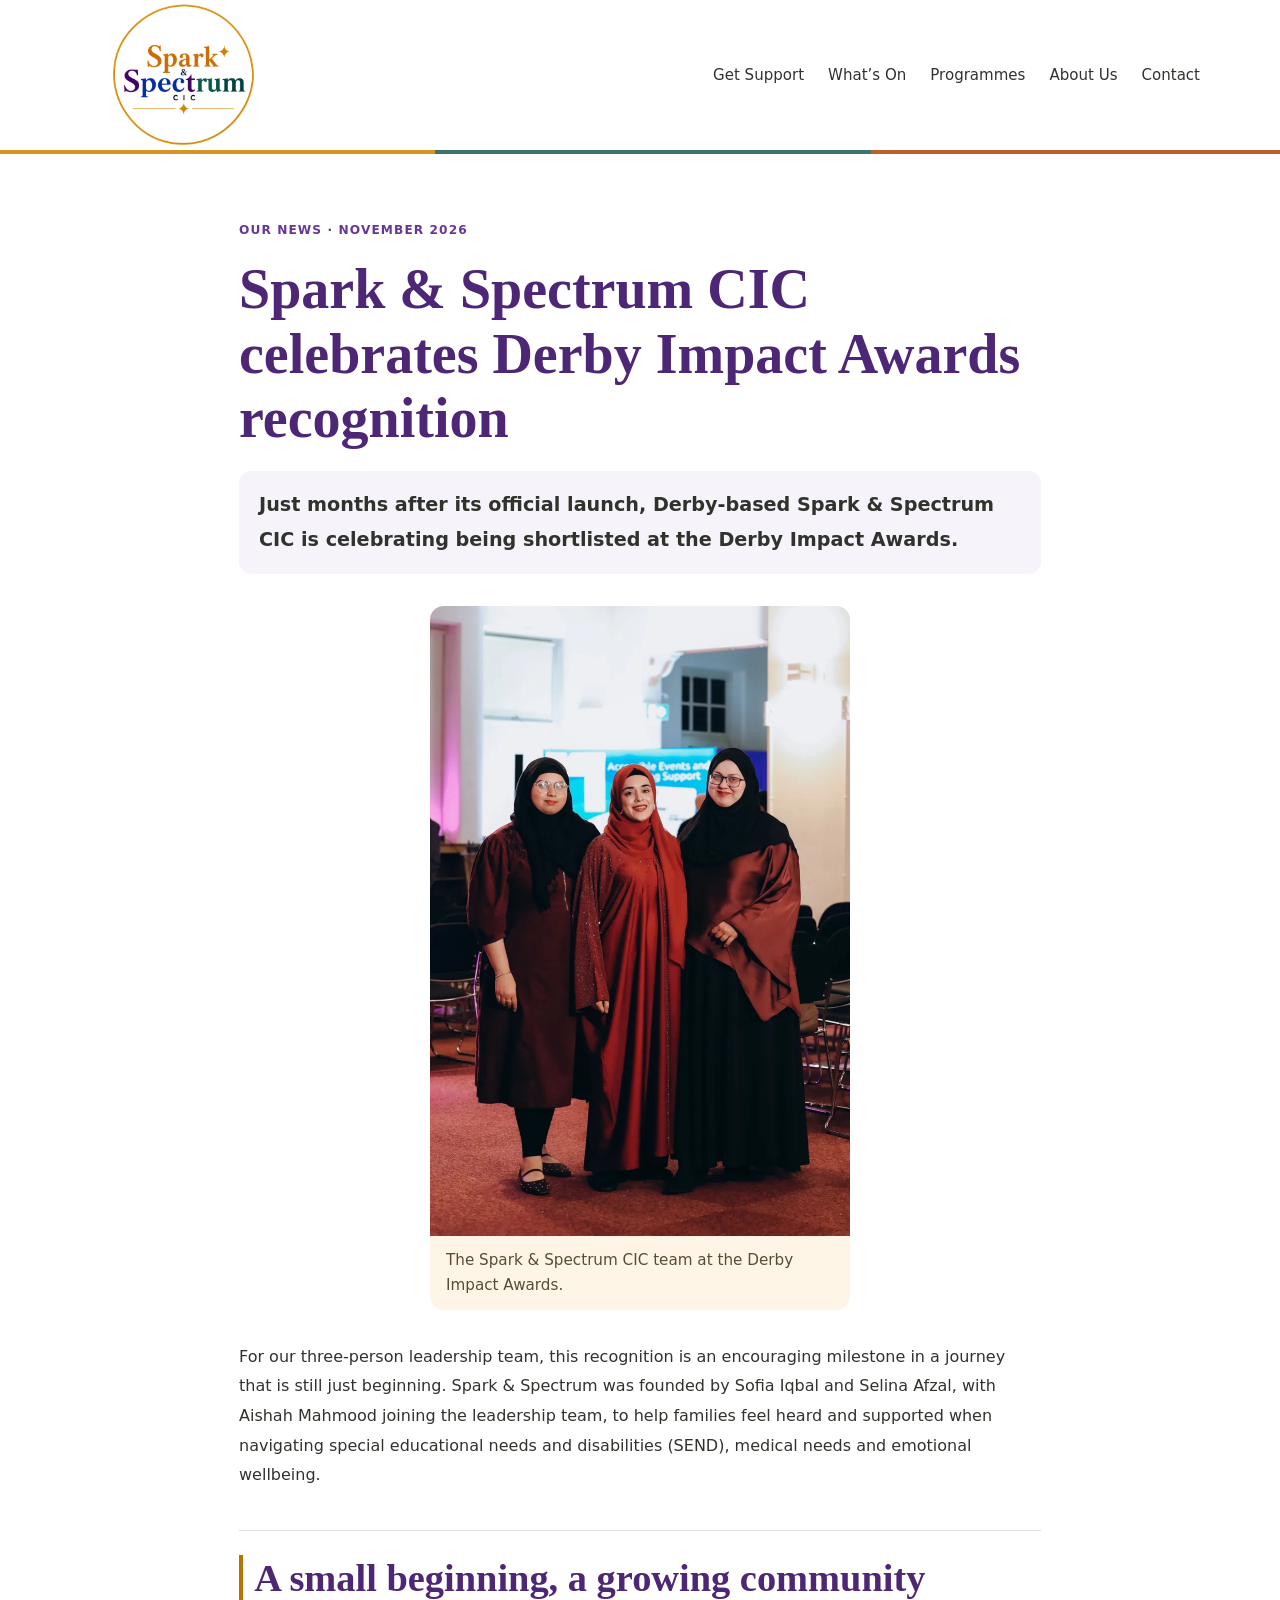
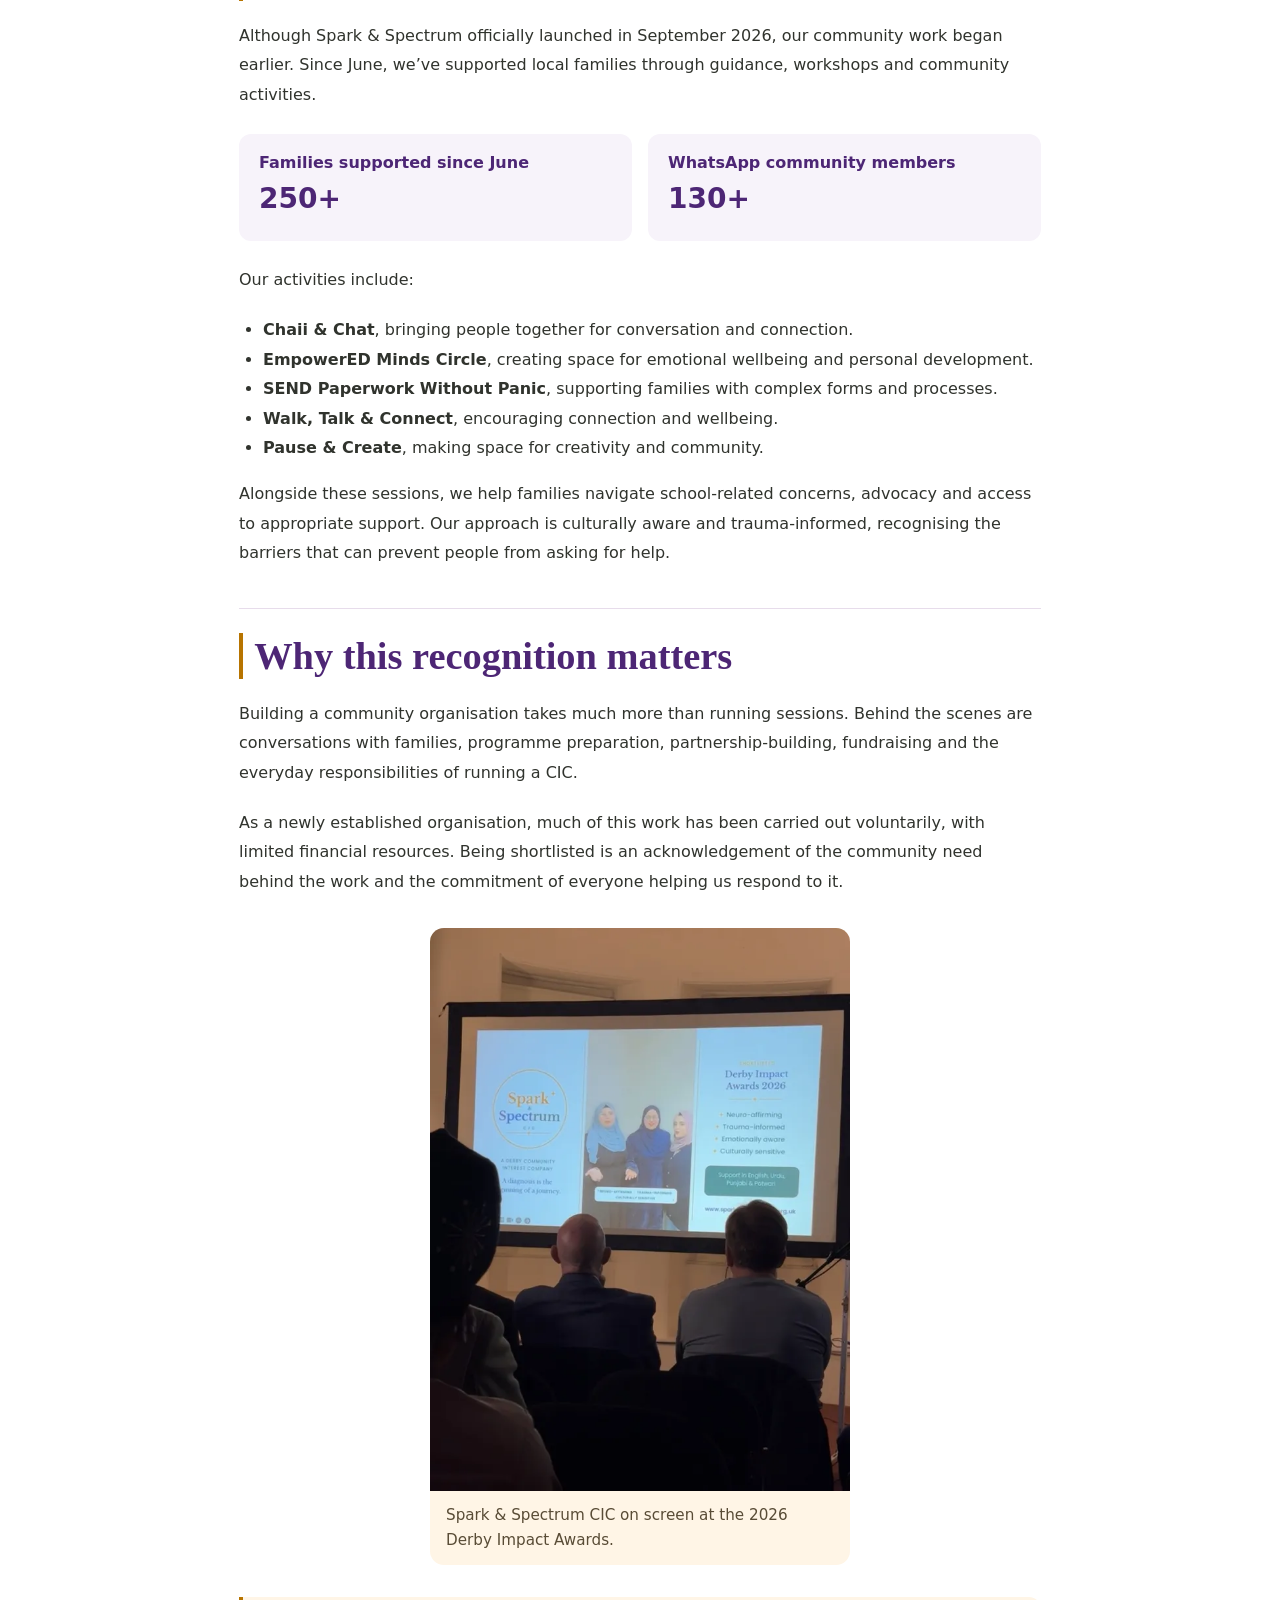
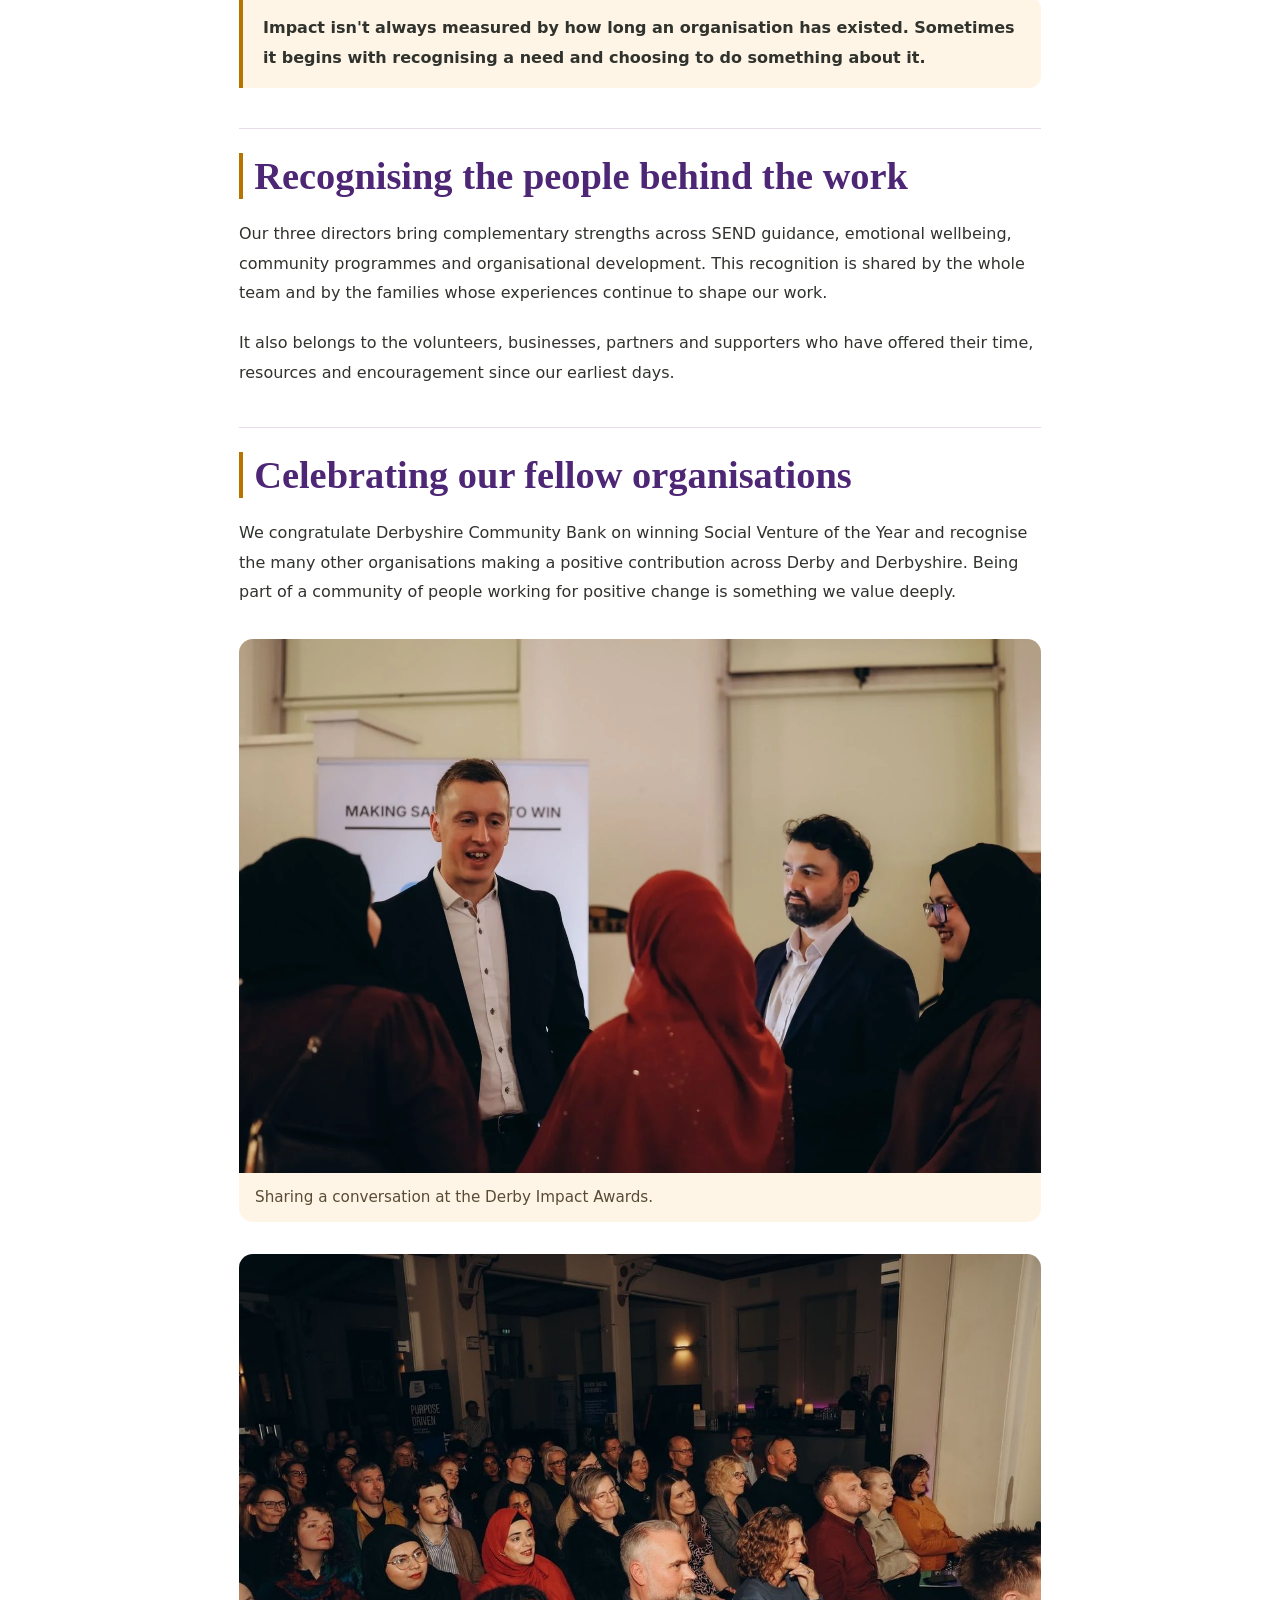
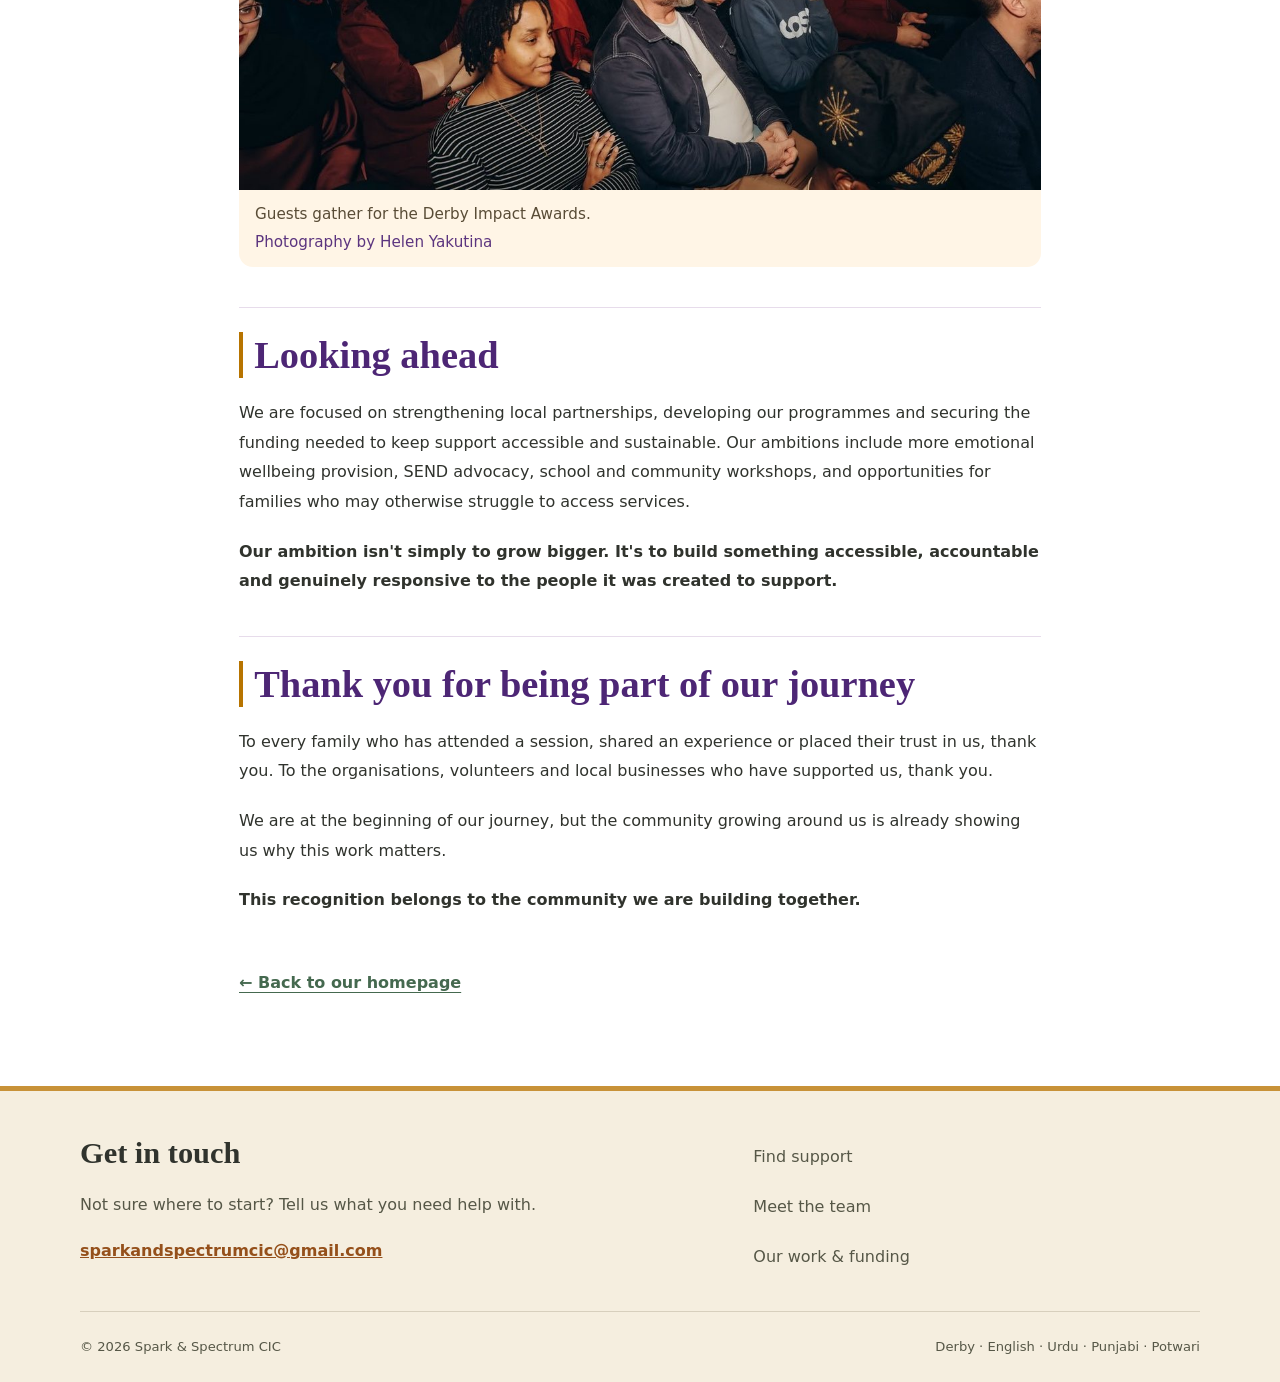
<file: derby-impact-awards.html>
<!DOCTYPE html><html lang="en"><head><meta charset="utf-8"><meta name="viewport" content="width=device-width,initial-scale=1"><title>Derby Impact Awards Recognition | Spark &amp; Spectrum CIC</title><meta name="description" content="Spark & Spectrum CIC celebrates being shortlisted at the Derby Impact Awards, recognising its early work supporting families across Derby."><link rel="stylesheet" href="styles.css?v=community-4"><link rel="canonical" href="https://www.sparkandspectrum.org.uk/derby-impact-awards.html"><style>
.news-article{max-width:850px;margin:0 auto;padding:65px 24px 90px}
.news-article h1{font-size:clamp(2rem,5vw,3.5rem);line-height:1.15;color:#4d2675}
.news-article .eyebrow{color:#67369a}
.news-article h2{margin-top:2.2rem;padding-left:.7rem;border-left:4px solid #b77400;color:#4d2675}
.news-article p,.news-article li{line-height:1.85}
.news-lead{font-size:1.2rem;font-weight:600;background:#f7f3fa;border-radius:12px;padding:1rem 1.25rem}
.news-photo{margin:32px 0;background:#fff5e6;border-radius:14px;overflow:hidden}
.news-photo-main{max-width:420px;margin-inline:auto}
.news-photo img{display:block;width:100%;height:auto}
.news-photo figcaption{padding:.75rem 1rem;color:#594c36;font-size:.95rem}
.news-photo-credit{display:block;margin-top:.2rem;color:#5c357f}
.news-article ul{padding-left:1.5rem}
.news-back{display:inline-block;margin-top:35px}
.news-article section{margin-top:2.5rem;padding-top:1.5rem;border-top:1px solid #e7dceb}
.news-article section h2{margin-top:0}
.news-stats{display:grid;grid-template-columns:repeat(auto-fit,minmax(min(100%,14rem),1fr));gap:1rem;margin:1.5rem 0}
.news-stats div{padding:1rem 1.25rem;background:#f7f3fa;border-radius:12px}
.news-stats dt{font-weight:600;color:#4d2675}
.news-stats dd{margin:0 0 .2rem;font-size:1.75rem;font-weight:700;color:#4d2675}
.news-takeaway{padding:1rem 1.25rem;background:#fff5e6;border-left:4px solid #b77400;border-radius:0 12px 12px 0}
</style></head><body><a class="skip-link" href="#main-content">Skip to content</a><header><div class="container nav"><a class="brand" href="index.html" aria-label="Spark and Spectrum CIC home"><img src="images/spark-spectrum-logo.svg" alt="Spark and Spectrum CIC" width="530" height="365"></a><button class="menu-toggle" aria-controls="primary-navigation" aria-expanded="false" aria-label="Open menu">☰</button><nav id="primary-navigation" class="nav-links" aria-label="Primary navigation"><a href="get-support.html">Get Support</a><a href="whats-on.html">What’s On</a><a href="programmes.html">Programmes</a><a href="about.html">About Us</a><a href="index.html#contact">Contact</a></nav></div></header><main id="main-content"><article class="news-article"><p class="eyebrow">OUR NEWS · NOVEMBER 2026</p><h1>Spark &amp; Spectrum CIC celebrates Derby Impact Awards recognition</h1><p class="news-lead">Just months after its official launch, Derby-based Spark &amp; Spectrum CIC is celebrating being shortlisted at the Derby Impact Awards.</p><figure class="news-photo news-photo-main"><img src="images/derby-impact-awards-team-portrait.webp" alt="The three Spark &amp; Spectrum CIC directors together at the Derby Impact Awards" width="840" height="1260" fetchpriority="high" decoding="async"><figcaption>The Spark &amp; Spectrum CIC team at the Derby Impact Awards.</figcaption></figure><p>For our three-person leadership team, this recognition is an encouraging milestone in a journey that is still just beginning. Spark &amp; Spectrum was founded by Sofia Iqbal and Selina Afzal, with Aishah Mahmood joining the leadership team, to help families feel heard and supported when navigating special educational needs and disabilities (SEND), medical needs and emotional wellbeing.</p>
<section><h2>A small beginning, a growing community</h2><p>Although Spark &amp; Spectrum officially launched in September 2026, our community work began earlier. Since June, we’ve supported local families through guidance, workshops and community activities.</p><dl class="news-stats"><div><dt>Families supported since June</dt><dd>250+</dd></div><div><dt>WhatsApp community members</dt><dd>130+</dd></div></dl><p>Our activities include:</p><ul><li><strong>Chaii &amp; Chat</strong>, bringing people together for conversation and connection.</li><li><strong>EmpowerED Minds Circle</strong>, creating space for emotional wellbeing and personal development.</li><li><strong>SEND Paperwork Without Panic</strong>, supporting families with complex forms and processes.</li><li><strong>Walk, Talk &amp; Connect</strong>, encouraging connection and wellbeing.</li><li><strong>Pause &amp; Create</strong>, making space for creativity and community.</li></ul><p>Alongside these sessions, we help families navigate school-related concerns, advocacy and access to appropriate support. Our approach is culturally aware and trauma-informed, recognising the barriers that can prevent people from asking for help.</p></section>
<section><h2>Why this recognition matters</h2><p>Building a community organisation takes much more than running sessions. Behind the scenes are conversations with families, programme preparation, partnership-building, fundraising and the everyday responsibilities of running a CIC.</p><p>As a newly established organisation, much of this work has been carried out voluntarily, with limited financial resources. Being shortlisted is an acknowledgement of the community need behind the work and the commitment of everyone helping us respond to it.</p><figure class="news-photo news-photo-main"><img src="images/derby-impact-awards-shortlist-slide.webp" alt="The Spark &amp; Spectrum CIC shortlist slide projected in front of the awards audience" width="640" height="857" loading="lazy" decoding="async"><figcaption>Spark &amp; Spectrum CIC on screen at the 2026 Derby Impact Awards.</figcaption></figure><p class="news-takeaway"><strong>Impact isn't always measured by how long an organisation has existed. Sometimes it begins with recognising a need and choosing to do something about it.</strong></p>

</section>
<section><h2>Recognising the people behind the work</h2><p>Our three directors bring complementary strengths across SEND guidance, emotional wellbeing, community programmes and organisational development. This recognition is shared by the whole team and by the families whose experiences continue to shape our work.</p><p>It also belongs to the volunteers, businesses, partners and supporters who have offered their time, resources and encouragement since our earliest days.</p>

</section>
<section><h2>Celebrating our fellow organisations</h2><p>We congratulate Derbyshire Community Bank on winning Social Venture of the Year and recognise the many other organisations making a positive contribution across Derby and Derbyshire. Being part of a community of people working for positive change is something we value deeply.</p>

</section>
<figure class="news-photo"><img src="images/derby-impact-awards-conversation.webp" alt="A group of guests standing together in conversation at the Derby Impact Awards" width="1600" height="1066" loading="lazy" decoding="async"><figcaption>Sharing a conversation at the Derby Impact Awards.</figcaption></figure>
<figure class="news-photo"><img src="images/derby-impact-awards-audience-wide.jpg" alt="A wide view of the seated audience at the Derby Impact Awards" width="1200" height="801" loading="lazy" decoding="async"><figcaption>Guests gather for the Derby Impact Awards.<span class="news-photo-credit">Photography by Helen Yakutina</span></figcaption></figure>
<section><h2>Looking ahead</h2><p>We are focused on strengthening local partnerships, developing our programmes and securing the funding needed to keep support accessible and sustainable. Our ambitions include more emotional wellbeing provision, SEND advocacy, school and community workshops, and opportunities for families who may otherwise struggle to access services.</p><p><strong>Our ambition isn't simply to grow bigger. It's to build something accessible, accountable and genuinely responsive to the people it was created to support.</strong></p></section>
<section><h2>Thank you for being part of our journey</h2><p>To every family who has attended a session, shared an experience or placed their trust in us, thank you. To the organisations, volunteers and local businesses who have supported us, thank you.</p><p>We are at the beginning of our journey, but the community growing around us is already showing us why this work matters.</p><p><strong>This recognition belongs to the community we are building together.</strong></p></section>
<a class="text-link news-back" href="index.html">← Back to our homepage</a></article></main><footer id="contact"><div class="container footer-grid"><div><h2>Get in touch</h2><p>Not sure where to start? Tell us what you need help with.</p><a class="email-link" href="mailto:sparkandspectrumcic@gmail.com">sparkandspectrumcic@gmail.com</a></div><div class="footer-links"><a href="get-support.html">Find support</a><a href="about.html">Meet the team</a><a href="our-work.html">Our work &amp; funding</a></div></div><div class="container footer-bottom"><span>© 2026 Spark &amp; Spectrum CIC</span><span>Derby · English · Urdu · Punjabi · Potwari</span></div></footer><script src="site.js?v=simple-1" defer></script></body></html>
</file>
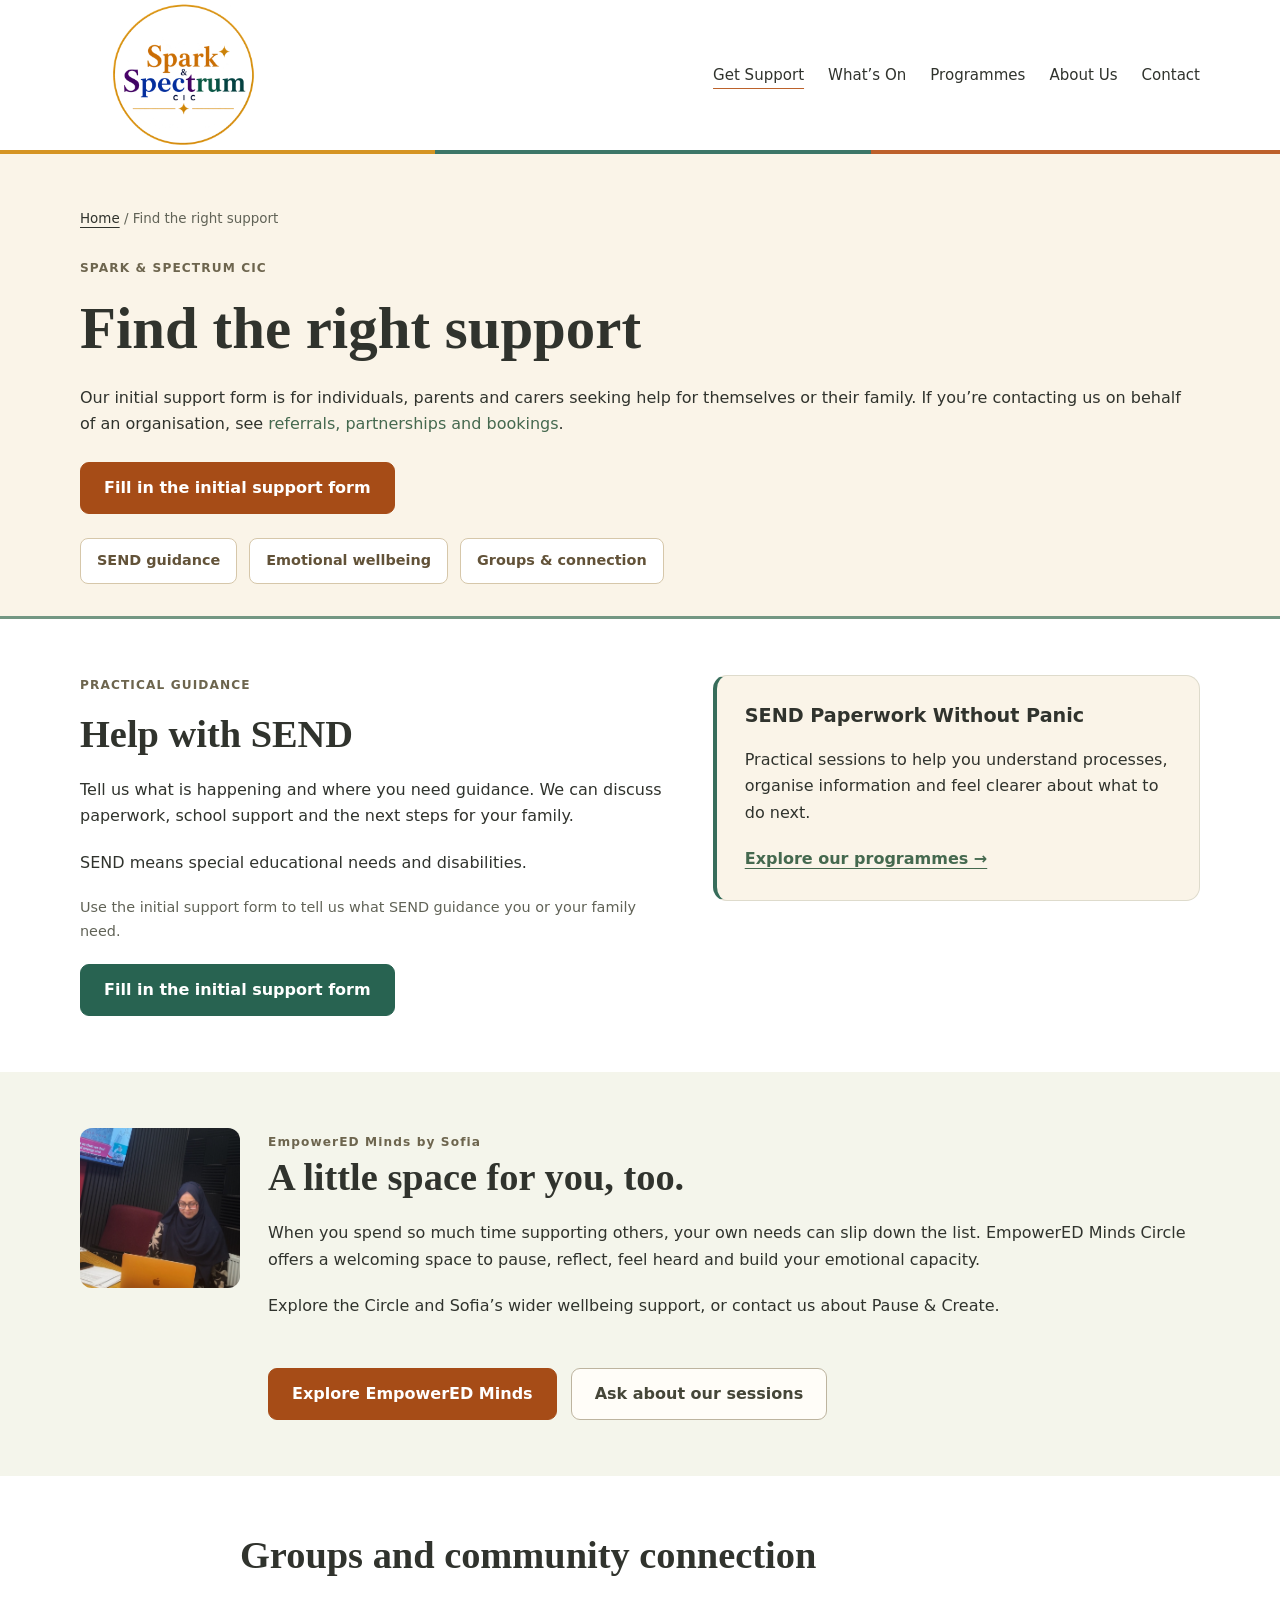
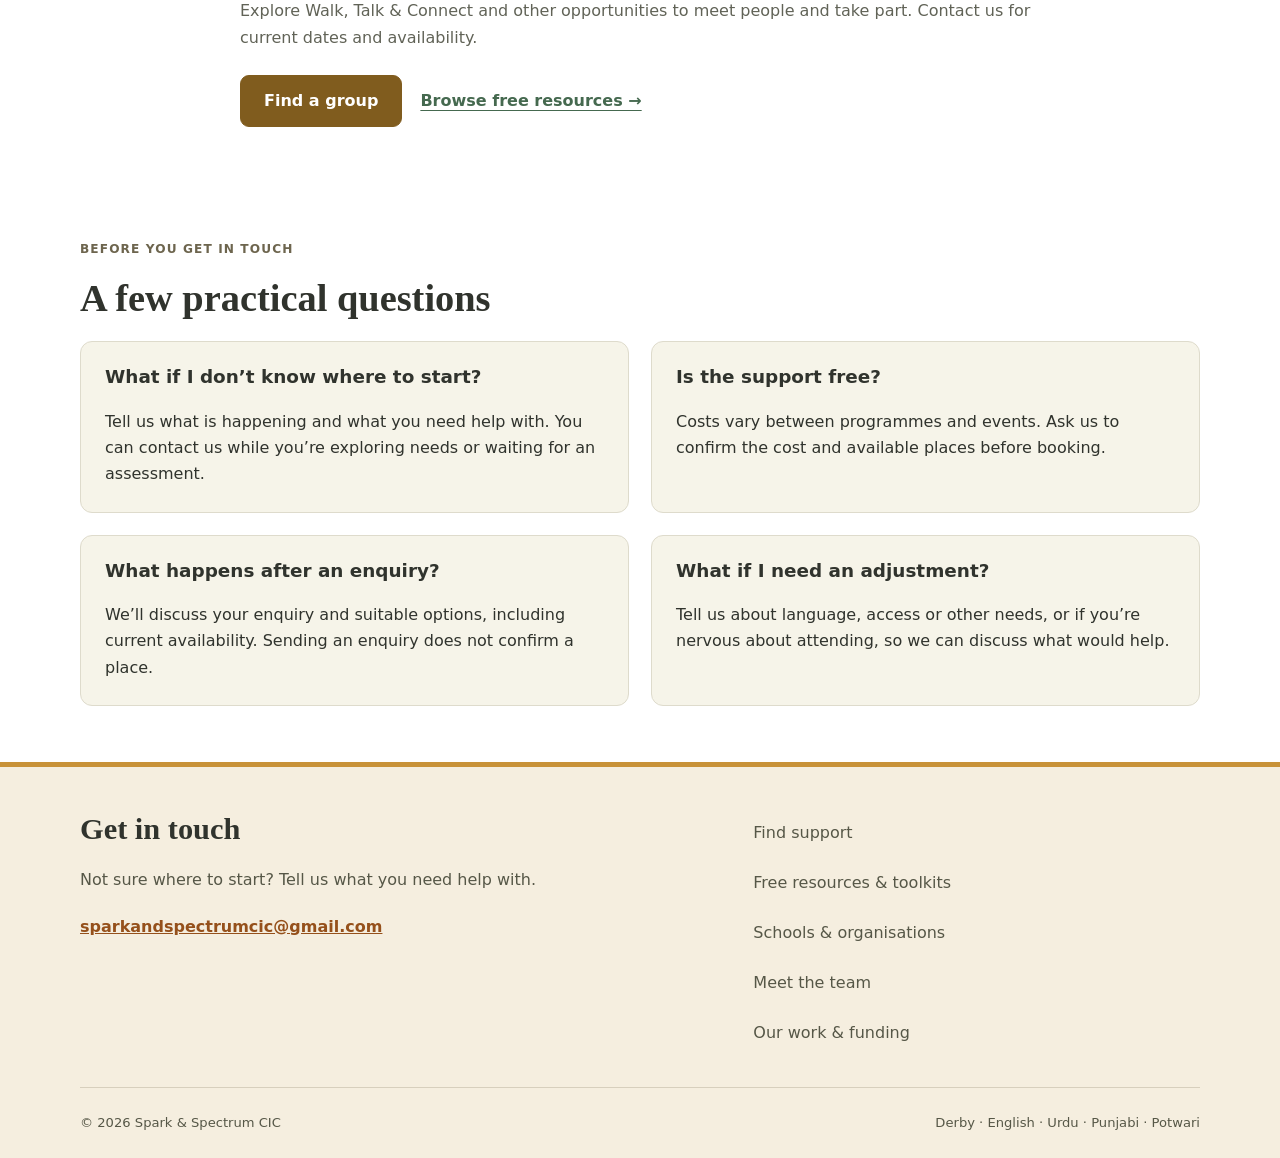
<file: get-support.html>
<!DOCTYPE html>
<html lang="en"><head><meta charset="utf-8"><meta name="viewport" content="width=device-width, initial-scale=1"><title>Get Support | Spark &amp; Spectrum CIC</title><meta name="description" content="Practical SEND guidance, wellbeing support and community connection for families in Derby."><link rel="stylesheet" href="styles.css?v=community-4"><link rel="canonical" href="https://www.sparkandspectrum.org.uk/get-support.html"></head><body class="page-get-support"><a class="skip-link" href="#main-content">Skip to content</a><header><div class="container nav"><a class="brand" href="index.html" aria-label="Spark and Spectrum CIC home"><img src="images/spark-spectrum-logo.svg" alt="Spark and Spectrum CIC" width="530" height="365" loading="eager" decoding="async"></a><button class="menu-toggle" aria-controls="primary-navigation" aria-expanded="false" aria-label="Open menu">☰</button><nav id="primary-navigation" class="nav-links" aria-label="Primary navigation"><a href="get-support.html" aria-current="page">Get Support</a><a href="whats-on.html">What’s On</a><a href="programmes.html">Programmes</a><a href="about.html">About Us</a><a href="index.html#contact">Contact</a></nav></div></header><main id="main-content"><section class="page-intro"><div class="container"><div class="breadcrumb"><a href="index.html">Home</a><span aria-hidden="true"> / </span><span>Find the right support</span></div><p class="eyebrow">SPARK &amp; SPECTRUM CIC</p><h1>Find the right support</h1><p>Our initial support form is for individuals, parents and carers seeking help for themselves or their family. If you’re contacting us on behalf of an organisation, see <a href="programmes.html#professional-support">referrals, partnerships and bookings</a>.</p><div class="actions"><a class="btn purple" href="https://form.jotform.com/262165407296057">Fill in the initial support form</a></div><nav class="page-links" aria-label="Support on this page"><a href="#send">SEND guidance</a><a href="#wellbeing">Emotional wellbeing</a><a href="#connection">Groups &amp; connection</a></nav></div></section><section class="section" id="send"><div class="container support-detail"><div><p class="eyebrow">PRACTICAL GUIDANCE</p><h2>Help with SEND</h2><p>Tell us what is happening and where you need guidance. We can discuss paperwork, school support and the next steps for your family.</p><p>SEND means special educational needs and disabilities.</p><p class="form-note">Use the initial support form to tell us what SEND guidance you or your family need.</p><a class="btn purple" href="https://form.jotform.com/262165407296057">Fill in the initial support form</a></div><aside class="info-box"><h3>SEND Paperwork Without Panic</h3><p>Practical sessions to help you understand processes, organise information and feel clearer about what to do next.</p><a class="text-link" href="programmes.html#programmes">Explore our programmes →</a></aside></div></section><section class="section soft"><div class="container"><div class="wellbeing-intro" id="wellbeing">
<img class="wellbeing-portrait" src="images/sofia-iqbal-profile.jpeg" alt="Sofia Iqbal, EmpowerED Minds by Sofia" loading="lazy" width="709" height="709" decoding="async">
<div><span class="option-kicker">EmpowerED Minds by Sofia</span><h2>A little space for you, too.</h2><p>When you spend so much time supporting others, your own needs can slip down the list. EmpowerED Minds Circle offers a welcoming space to pause, reflect, feel heard and build your emotional capacity.</p><p>Explore the Circle and Sofia’s wider wellbeing support, or contact us about Pause &amp; Create.</p></div>
<div class="wellbeing-actions"><a class="btn purple" href="https://www.empoweredmindsbysofia.co.uk">Explore EmpowerED Minds</a><a class="btn outline" href="mailto:sparkandspectrumcic@gmail.com?subject=Wellbeing%20sessions%20enquiry&amp;body=Hello%20Spark%20%26%20Spectrum%20team%2C%0A%0AI%20would%20like%20to%20find%20out%20more%20about%20your%20wellbeing%20sessions.%0A%0AMy%20name%3A%0AI%20am%20interested%20in%20(EmpowerED%20Minds%20Circle%20%2F%20Pause%20%26%20Create%20%2F%20other%20support)%3A%0AMy%20question%3A%0APreferred%20contact%20details%3A%0A%0AThank%20you.">Ask about our sessions</a></div>
</div>
</div></section><section class="section" id="connection"><div class="container short-about"><h2>Groups and community connection</h2><p>Explore Walk, Talk &amp; Connect and other opportunities to meet people and take part. Contact us for current dates and availability.</p><div class="actions"><a class="btn purple" href="whats-on.html#groups">Find a group</a><a class="text-link" href="resources.html">Browse free resources →</a></div></div></section><section class="section support-faq"><div class="container"><p class="eyebrow">BEFORE YOU GET IN TOUCH</p><h2>A few practical questions</h2><div class="faq-grid"><article><h3>What if I don’t know where to start?</h3><p>Tell us what is happening and what you need help with. You can contact us while you’re exploring needs or waiting for an assessment.</p></article><article><h3>Is the support free?</h3><p>Costs vary between programmes and events. Ask us to confirm the cost and available places before booking.</p></article><article><h3>What happens after an enquiry?</h3><p>We’ll discuss your enquiry and suitable options, including current availability. Sending an enquiry does not confirm a place.</p></article><article><h3>What if I need an adjustment?</h3><p>Tell us about language, access or other needs, or if you’re nervous about attending, so we can discuss what would help.</p></article></div></div></section></main><footer id="contact"><div class="container footer-grid"><div><h2>Get in touch</h2><p>Not sure where to start? Tell us what you need help with.</p><a class="email-link" href="mailto:sparkandspectrumcic@gmail.com">sparkandspectrumcic@gmail.com</a></div><div class="footer-links"><a href="get-support.html">Find support</a><a href="resources.html">Free resources &amp; toolkits</a><a href="programmes.html#professional-support">Schools &amp; organisations</a><a href="about.html">Meet the team</a><a href="our-work.html">Our work &amp; funding</a></div></div><div class="container footer-bottom"><span>© 2026 Spark &amp; Spectrum CIC</span><span>Derby · English · Urdu · Punjabi · Potwari</span></div></footer><script src="site.js?v=simple-1" defer></script></body></html>
</file>
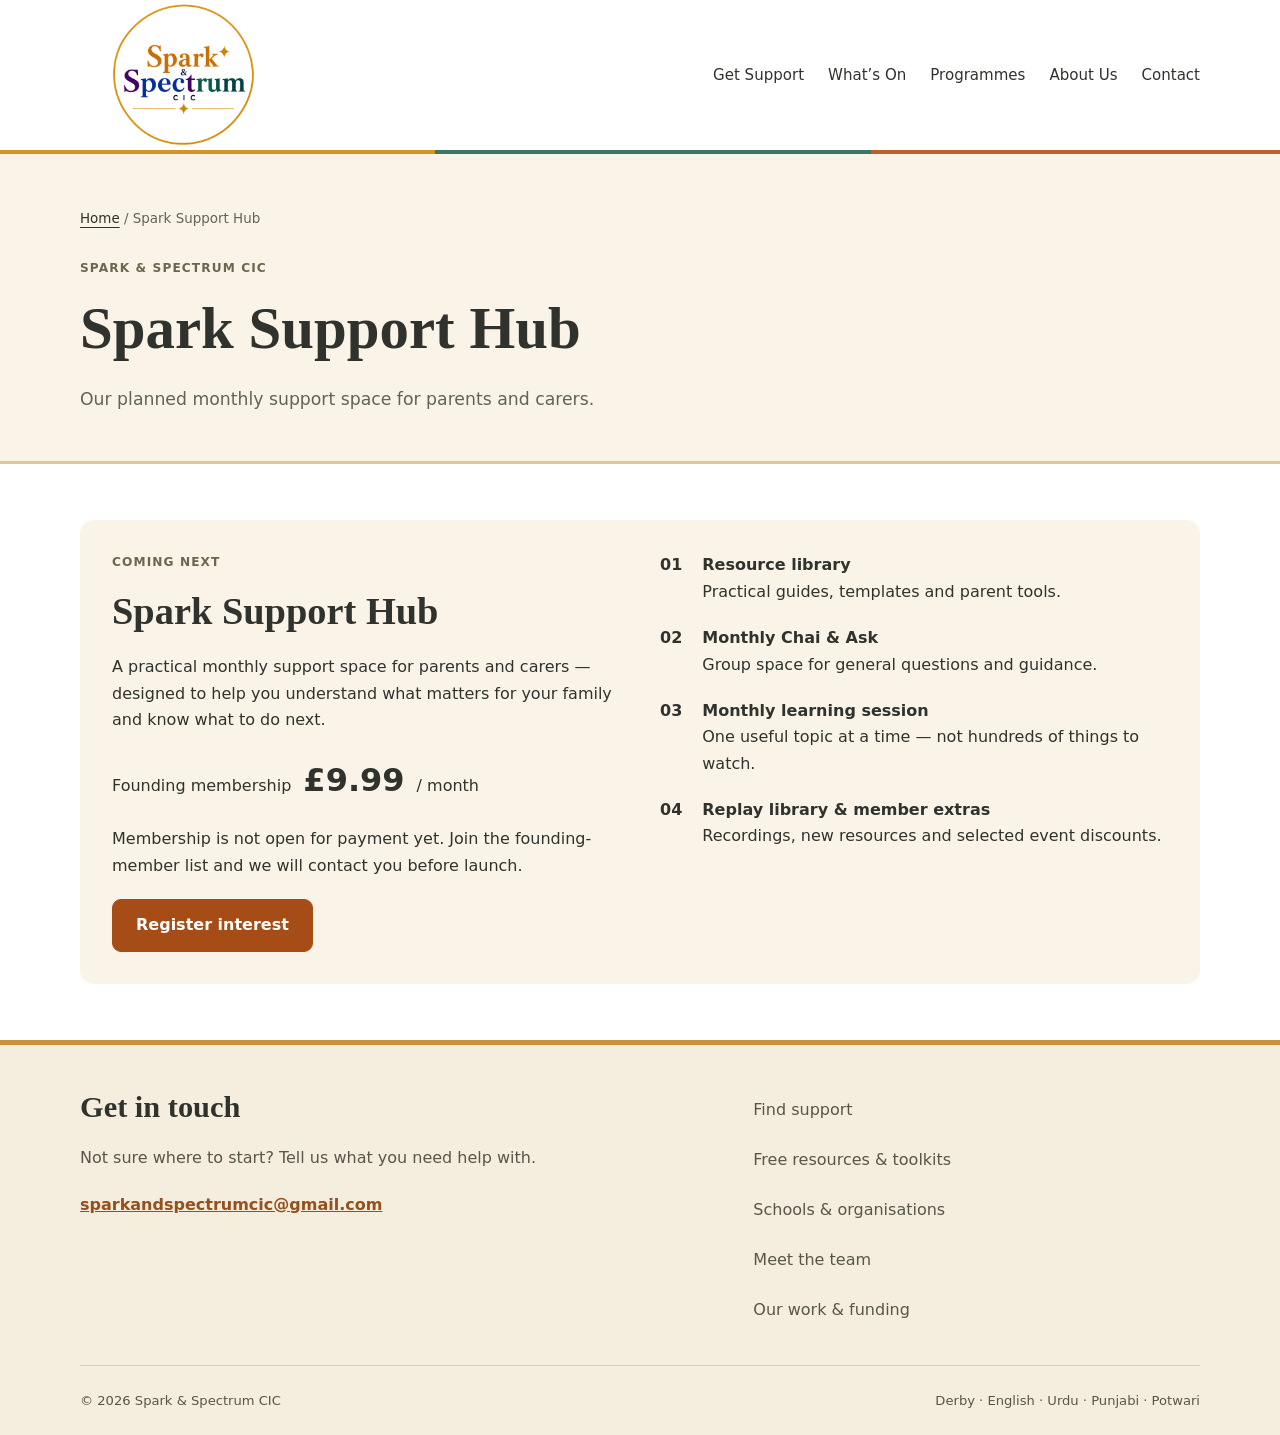
<file: membership.html>
<!DOCTYPE html>
<html lang="en"><head><meta charset="utf-8"><meta name="viewport" content="width=device-width, initial-scale=1"><title>Spark Support Hub | Spark &amp; Spectrum CIC</title><meta name="description" content="Practical SEND guidance, wellbeing support and community connection for families in Derby."><link rel="stylesheet" href="styles.css?v=community-4"><link rel="canonical" href="https://www.sparkandspectrum.org.uk/membership.html"></head><body class="page-membership"><a class="skip-link" href="#main-content">Skip to content</a><header><div class="container nav"><a class="brand" href="index.html" aria-label="Spark and Spectrum CIC home"><img src="images/spark-spectrum-logo.svg" alt="Spark and Spectrum CIC" width="530" height="365" loading="eager" decoding="async"></a><button class="menu-toggle" aria-controls="primary-navigation" aria-expanded="false" aria-label="Open menu">☰</button><nav id="primary-navigation" class="nav-links" aria-label="Primary navigation"><a href="get-support.html">Get Support</a><a href="whats-on.html">What’s On</a><a href="programmes.html">Programmes</a><a href="about.html">About Us</a><a href="index.html#contact">Contact</a></nav></div></header><main id="main-content"><section class="page-intro"><div class="container"><div class="breadcrumb"><a href="index.html">Home</a><span aria-hidden="true"> / </span><span>Spark Support Hub</span></div><p class="eyebrow">SPARK &amp; SPECTRUM CIC</p><h1>Spark Support Hub</h1><p>Our planned monthly support space for parents and carers.</p></div></section><section class="section membership-section" id="membership">
<div class="container membership-shell">
<div class="membership-copy">
<div class="eyebrow light">COMING NEXT</div>
<h2>Spark Support Hub</h2>
<p class="membership-lead">A practical monthly support space for parents and carers — designed to help you understand what matters for your family and know what to do next.</p>
<div class="membership-price"><span>Founding membership</span><strong>£9.99</strong><span>/ month</span></div>
<p class="small-print">Membership is not open for payment yet. Join the founding-member list and we will contact you before launch.</p>
<a class="btn membership-btn" href="#contact">Register interest</a>
</div>
<div aria-label="Planned membership benefits" class="membership-benefits">
<div><span>01</span><p><strong>Resource library</strong><br>Practical guides, templates and parent tools.</p></div>
<div><span>02</span><p><strong>Monthly Chai &amp; Ask</strong><br>Group space for general questions and guidance.</p></div>
<div><span>03</span><p><strong>Monthly learning session</strong><br>One useful topic at a time — not hundreds of things to watch.</p></div>
<div><span>04</span><p><strong>Replay library &amp; member extras</strong><br>Recordings, new resources and selected event discounts.</p></div>
</div>
</div>
</section>
</main><footer id="contact"><div class="container footer-grid"><div><h2>Get in touch</h2><p>Not sure where to start? Tell us what you need help with.</p><a class="email-link" href="mailto:sparkandspectrumcic@gmail.com">sparkandspectrumcic@gmail.com</a></div><div class="footer-links"><a href="get-support.html">Find support</a><a href="resources.html">Free resources &amp; toolkits</a><a href="programmes.html#professional-support">Schools &amp; organisations</a><a href="about.html">Meet the team</a><a href="our-work.html">Our work &amp; funding</a></div></div><div class="container footer-bottom"><span>© 2026 Spark &amp; Spectrum CIC</span><span>Derby · English · Urdu · Punjabi · Potwari</span></div></footer><script src="site.js?v=simple-1" defer></script></body></html>
</file>
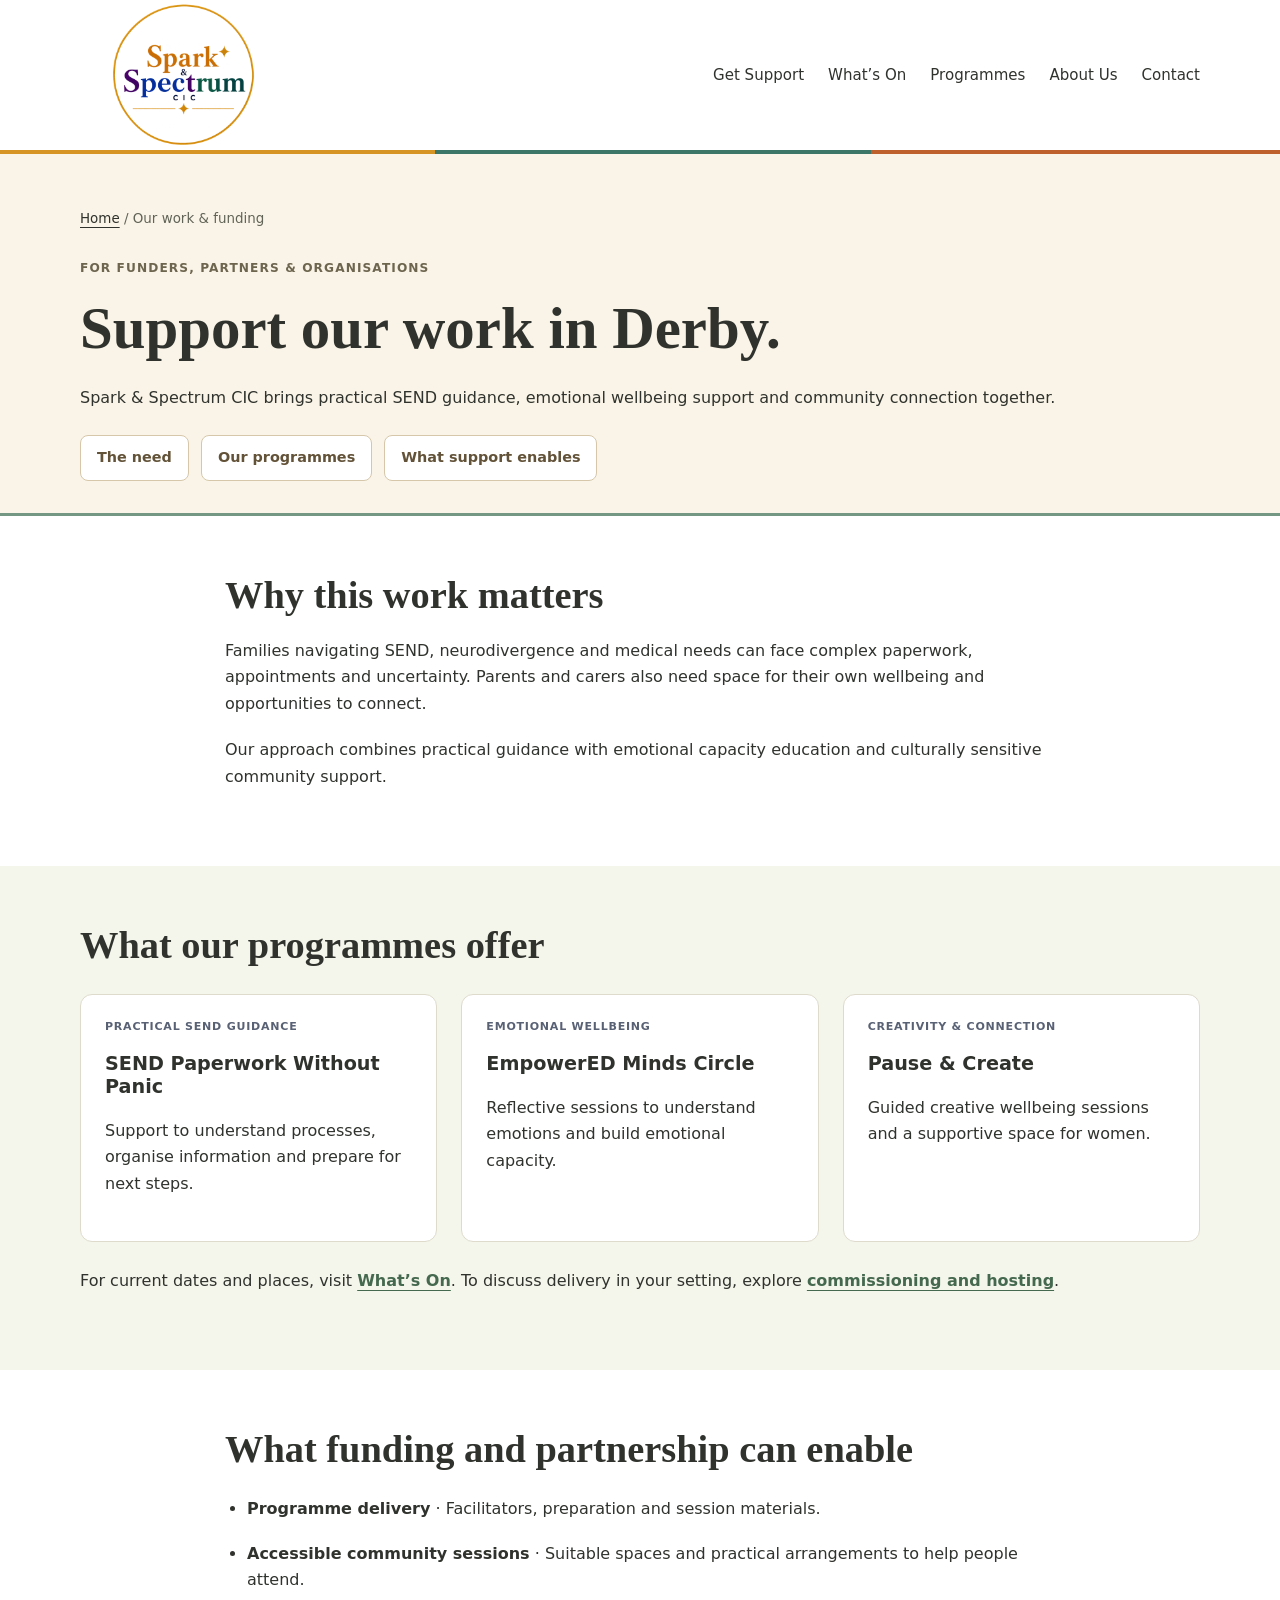
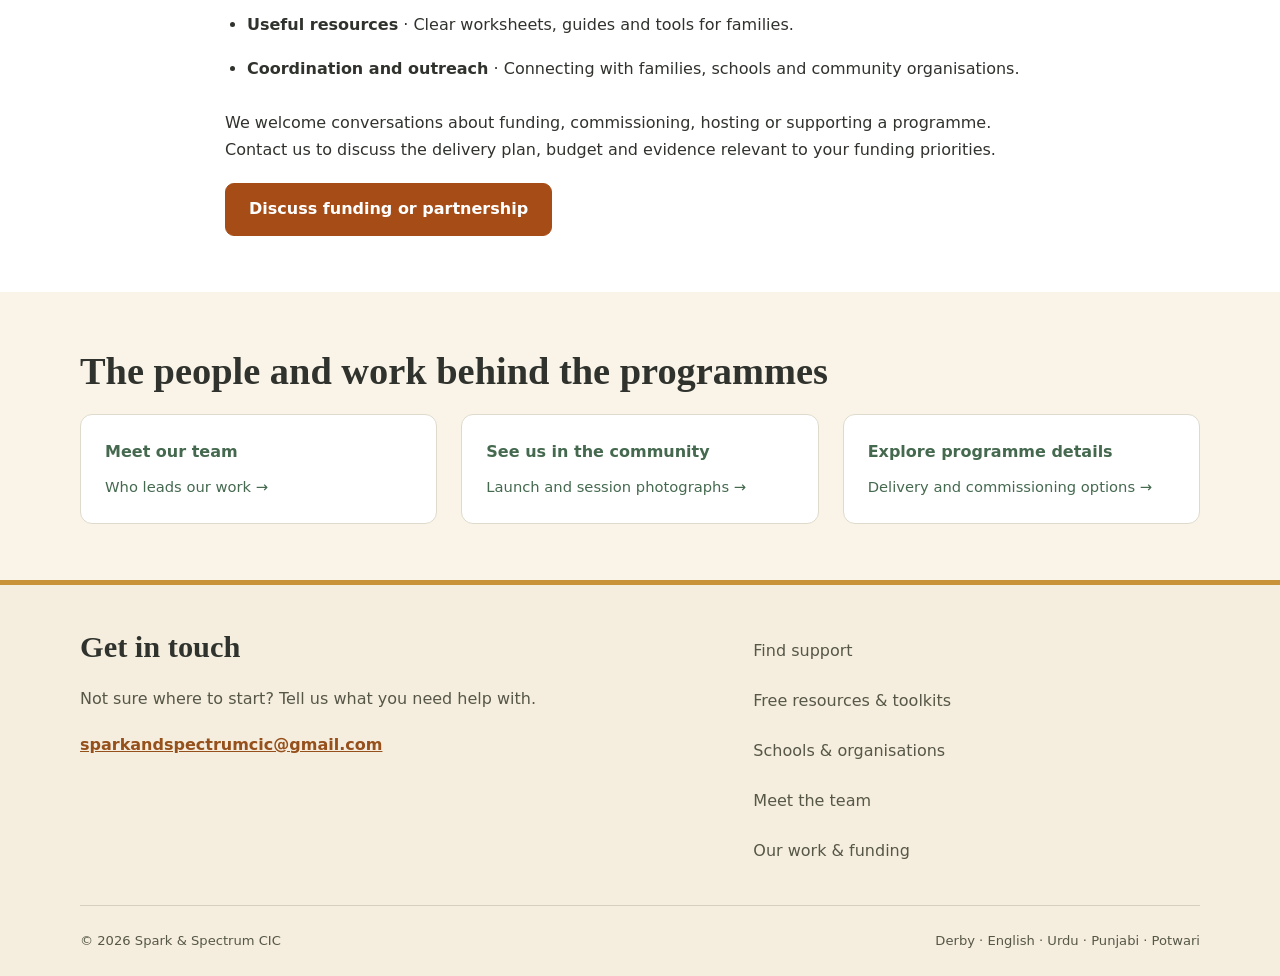
<file: our-work.html>
<!DOCTYPE html>
<html lang="en"><head><meta charset="utf-8"><meta name="viewport" content="width=device-width, initial-scale=1"><title>Our Work &amp; Funding | Spark &amp; Spectrum CIC</title><meta name="description" content="Practical SEND guidance, wellbeing support and community connection for families in Derby."><link rel="stylesheet" href="styles.css?v=community-4"><link rel="canonical" href="https://www.sparkandspectrum.org.uk/our-work.html"></head><body class="page-our-work"><a class="skip-link" href="#main-content">Skip to content</a><header><div class="container nav"><a class="brand" href="index.html" aria-label="Spark and Spectrum CIC home"><img src="images/spark-spectrum-logo.svg" alt="Spark and Spectrum CIC" width="530" height="365" loading="eager" decoding="async"></a><button class="menu-toggle" aria-controls="primary-navigation" aria-expanded="false" aria-label="Open menu">☰</button><nav id="primary-navigation" class="nav-links" aria-label="Primary navigation"><a href="get-support.html">Get Support</a><a href="whats-on.html">What’s On</a><a href="programmes.html">Programmes</a><a href="about.html">About Us</a><a href="index.html#contact">Contact</a></nav></div></header><main id="main-content"><section class="page-intro"><div class="container"><div class="breadcrumb"><a href="index.html">Home</a><span> / Our work &amp; funding</span></div><p class="eyebrow">FOR FUNDERS, PARTNERS &amp; ORGANISATIONS</p><h1>Support our work in Derby.</h1><p>Spark &amp; Spectrum CIC brings practical SEND guidance, emotional wellbeing support and community connection together.</p><nav class="page-links" aria-label="Our work on this page"><a href="#need">The need</a><a href="#delivery">Our programmes</a><a href="#funding">What support enables</a></nav></div></section>
<section class="section" id="need"><div class="container readable"><h2>Why this work matters</h2><p>Families navigating SEND, neurodivergence and medical needs can face complex paperwork, appointments and uncertainty. Parents and carers also need space for their own wellbeing and opportunities to connect.</p><p>Our approach combines practical guidance with emotional capacity education and culturally sensitive community support.</p></div></section>
<section class="section soft" id="delivery"><div class="container"><h2>What our programmes offer</h2><div class="group-list"><article><p class="route-label">PRACTICAL SEND GUIDANCE</p><h3>SEND Paperwork Without Panic</h3><p>Support to understand processes, organise information and prepare for next steps.</p></article><article><p class="route-label">EMOTIONAL WELLBEING</p><h3>EmpowerED Minds Circle</h3><p>Reflective sessions to understand emotions and build emotional capacity.</p></article><article><p class="route-label">CREATIVITY &amp; CONNECTION</p><h3>Pause &amp; Create</h3><p>Guided creative wellbeing sessions and a supportive space for women.</p></article></div><p>For current dates and places, visit <a class="text-link" href="whats-on.html">What’s On</a>. To discuss delivery in your setting, explore <a class="text-link" href="programmes.html#commission-programmes">commissioning and hosting</a>.</p></div></section>
<section class="section" id="funding"><div class="container readable"><h2>What funding and partnership can enable</h2><ul class="funding-list"><li><strong>Programme delivery</strong> · Facilitators, preparation and session materials.</li><li><strong>Accessible community sessions</strong> · Suitable spaces and practical arrangements to help people attend.</li><li><strong>Useful resources</strong> · Clear worksheets, guides and tools for families.</li><li><strong>Coordination and outreach</strong> · Connecting with families, schools and community organisations.</li></ul><p>We welcome conversations about funding, commissioning, hosting or supporting a programme. Contact us to discuss the delivery plan, budget and evidence relevant to your funding priorities.</p><a class="btn primary" href="mailto:sparkandspectrumcic@gmail.com?subject=Funding%20and%20partnership%20enquiry">Discuss funding or partnership</a></div></section>
<section class="section community-evidence"><div class="container"><h2>The people and work behind the programmes</h2><div class="evidence-links"><a href="about.html#team"><strong>Meet our team</strong><span>Who leads our work →</span></a><a href="about.html#community"><strong>See us in the community</strong><span>Launch and session photographs →</span></a><a href="programmes.html"><strong>Explore programme details</strong><span>Delivery and commissioning options →</span></a></div></div></section></main><footer id="contact"><div class="container footer-grid"><div><h2>Get in touch</h2><p>Not sure where to start? Tell us what you need help with.</p><a class="email-link" href="mailto:sparkandspectrumcic@gmail.com">sparkandspectrumcic@gmail.com</a></div><div class="footer-links"><a href="get-support.html">Find support</a><a href="resources.html">Free resources &amp; toolkits</a><a href="programmes.html#professional-support">Schools &amp; organisations</a><a href="about.html">Meet the team</a><a href="our-work.html">Our work &amp; funding</a></div></div><div class="container footer-bottom"><span>© 2026 Spark &amp; Spectrum CIC</span><span>Derby · English · Urdu · Punjabi · Potwari</span></div></footer><script src="site.js?v=simple-1" defer></script></body></html>
</file>
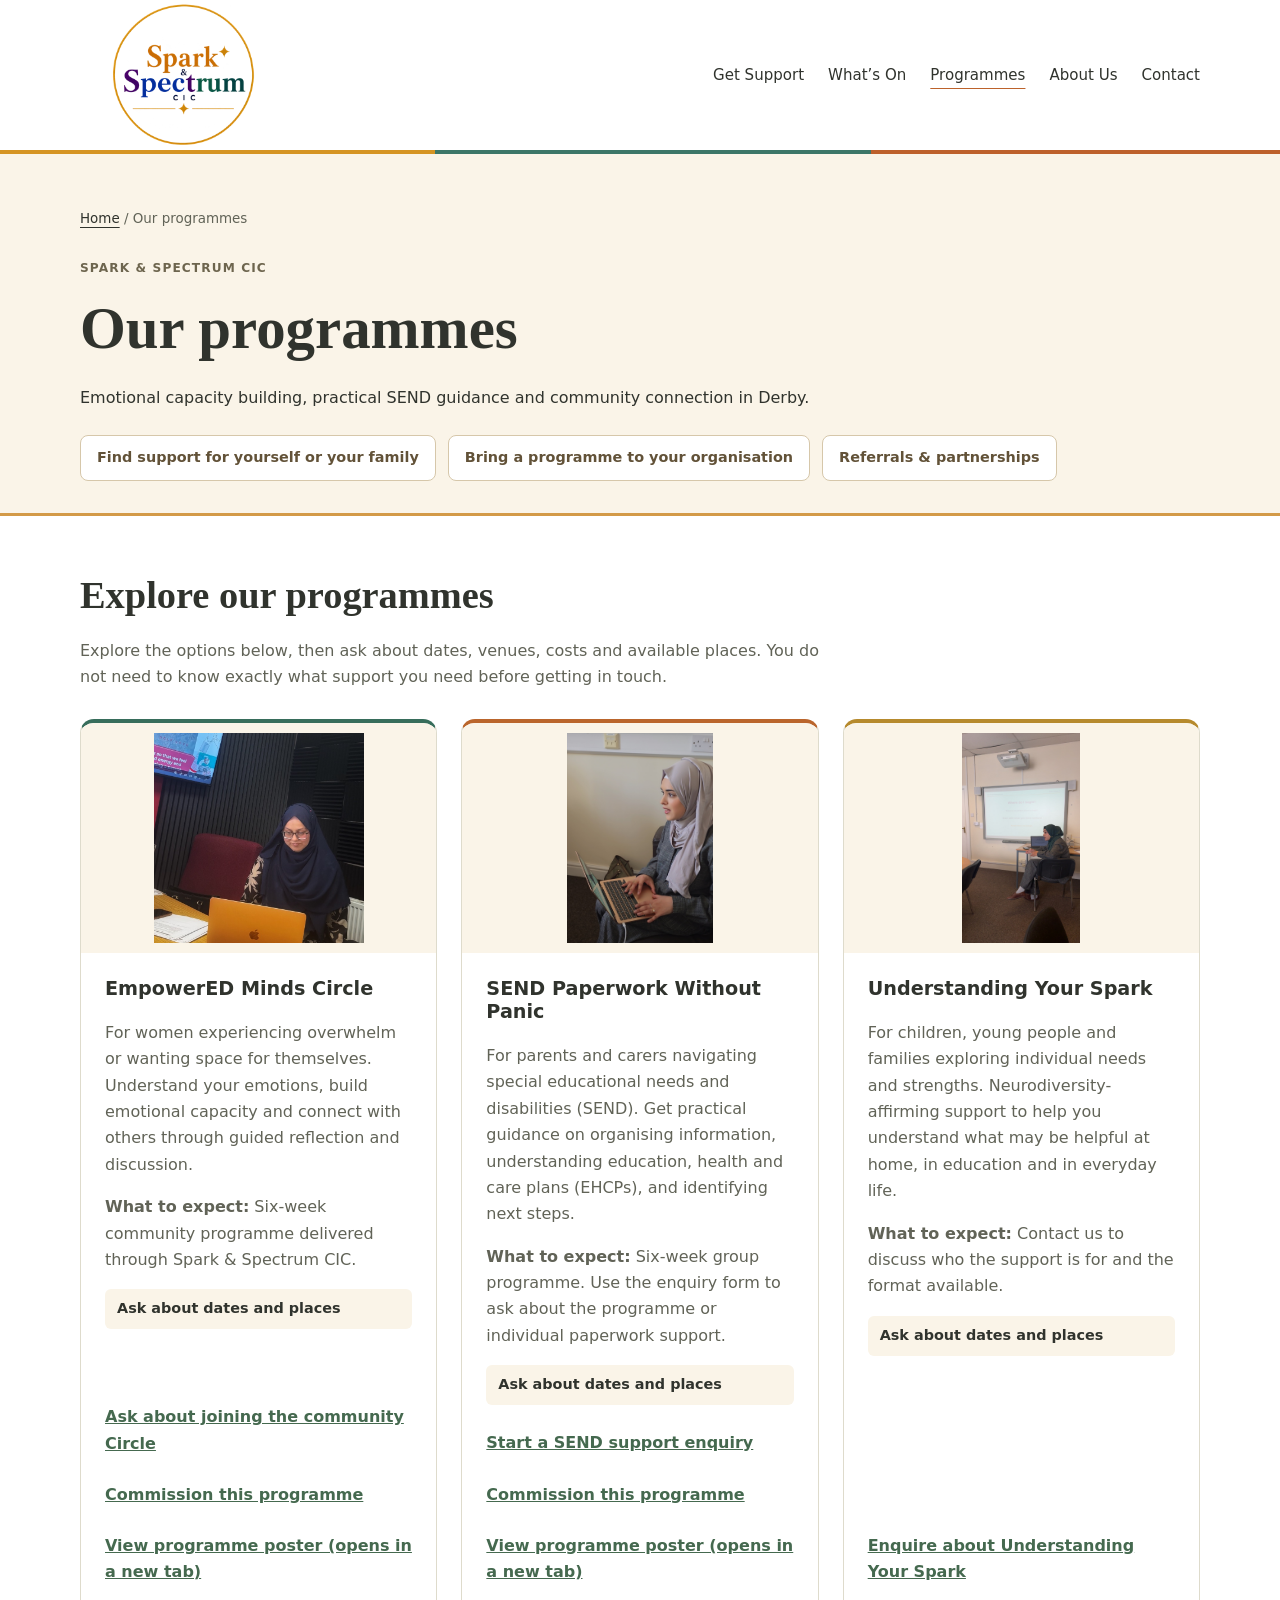
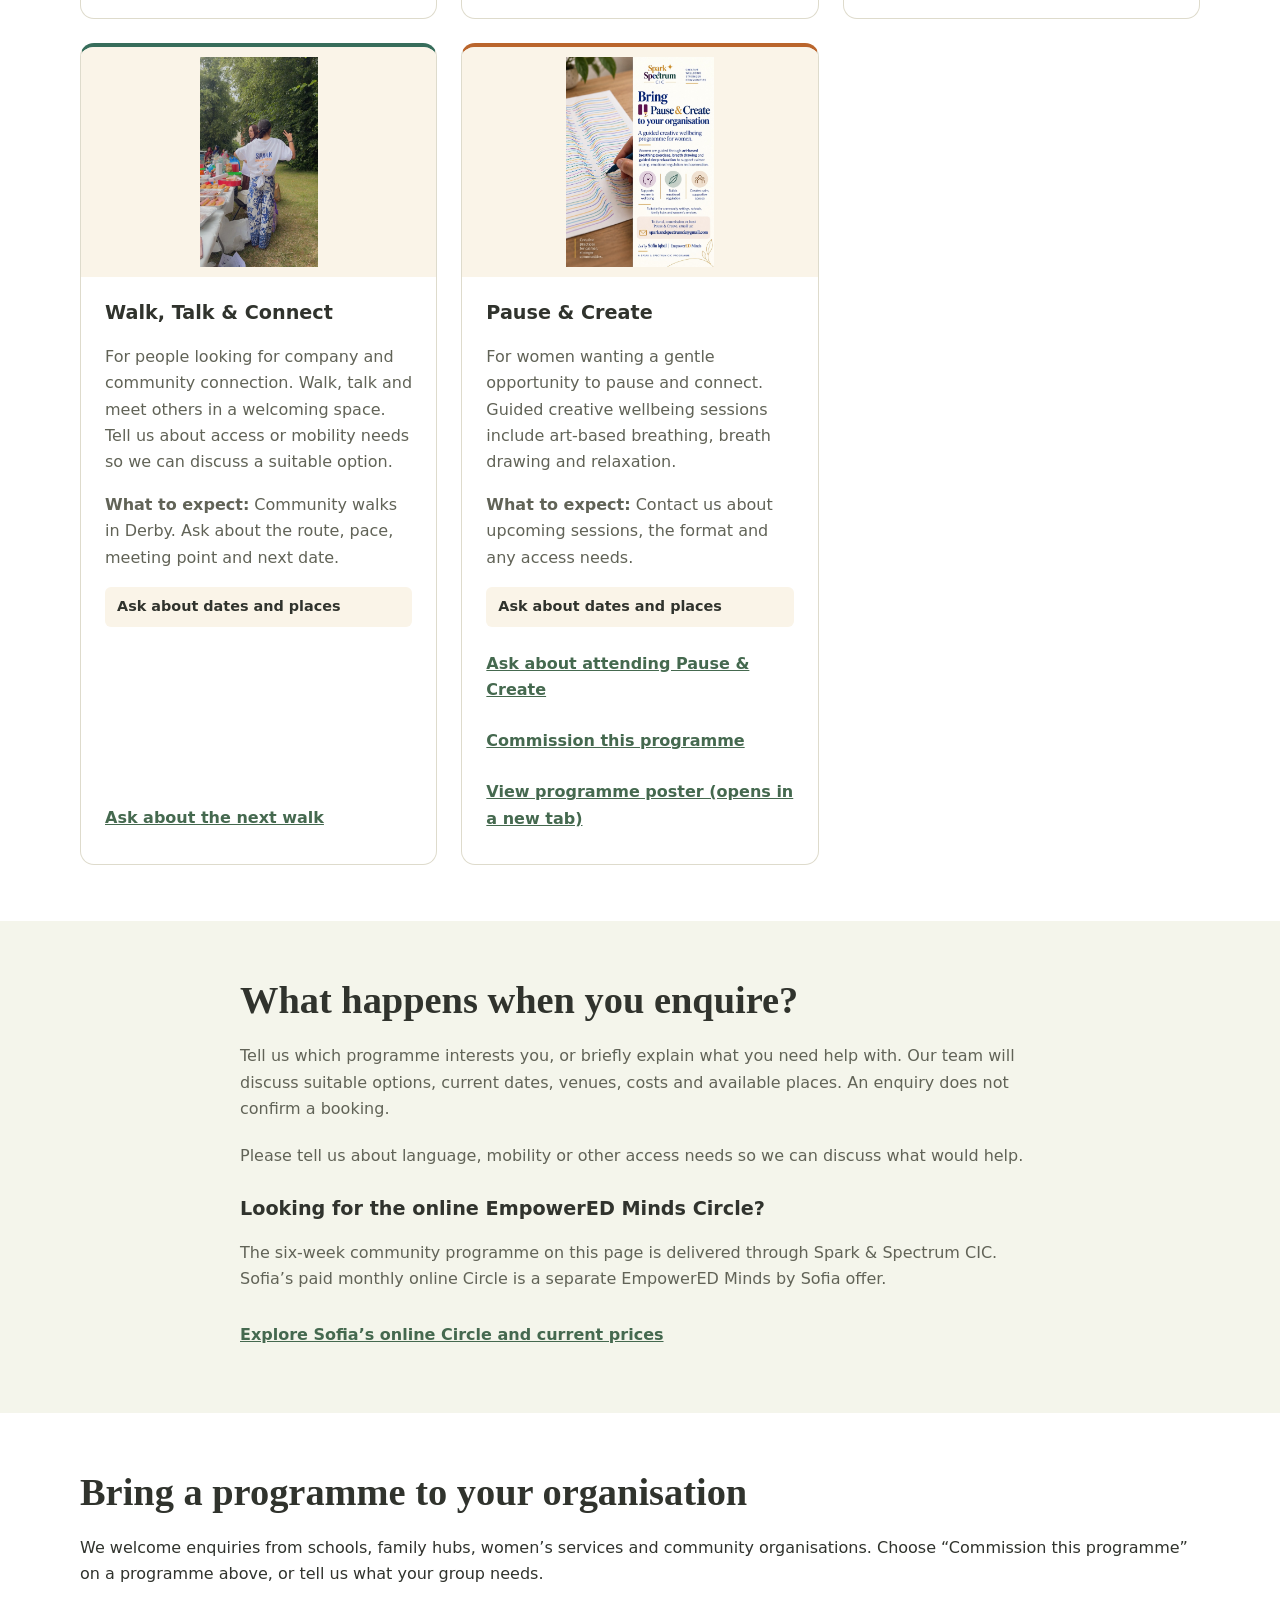
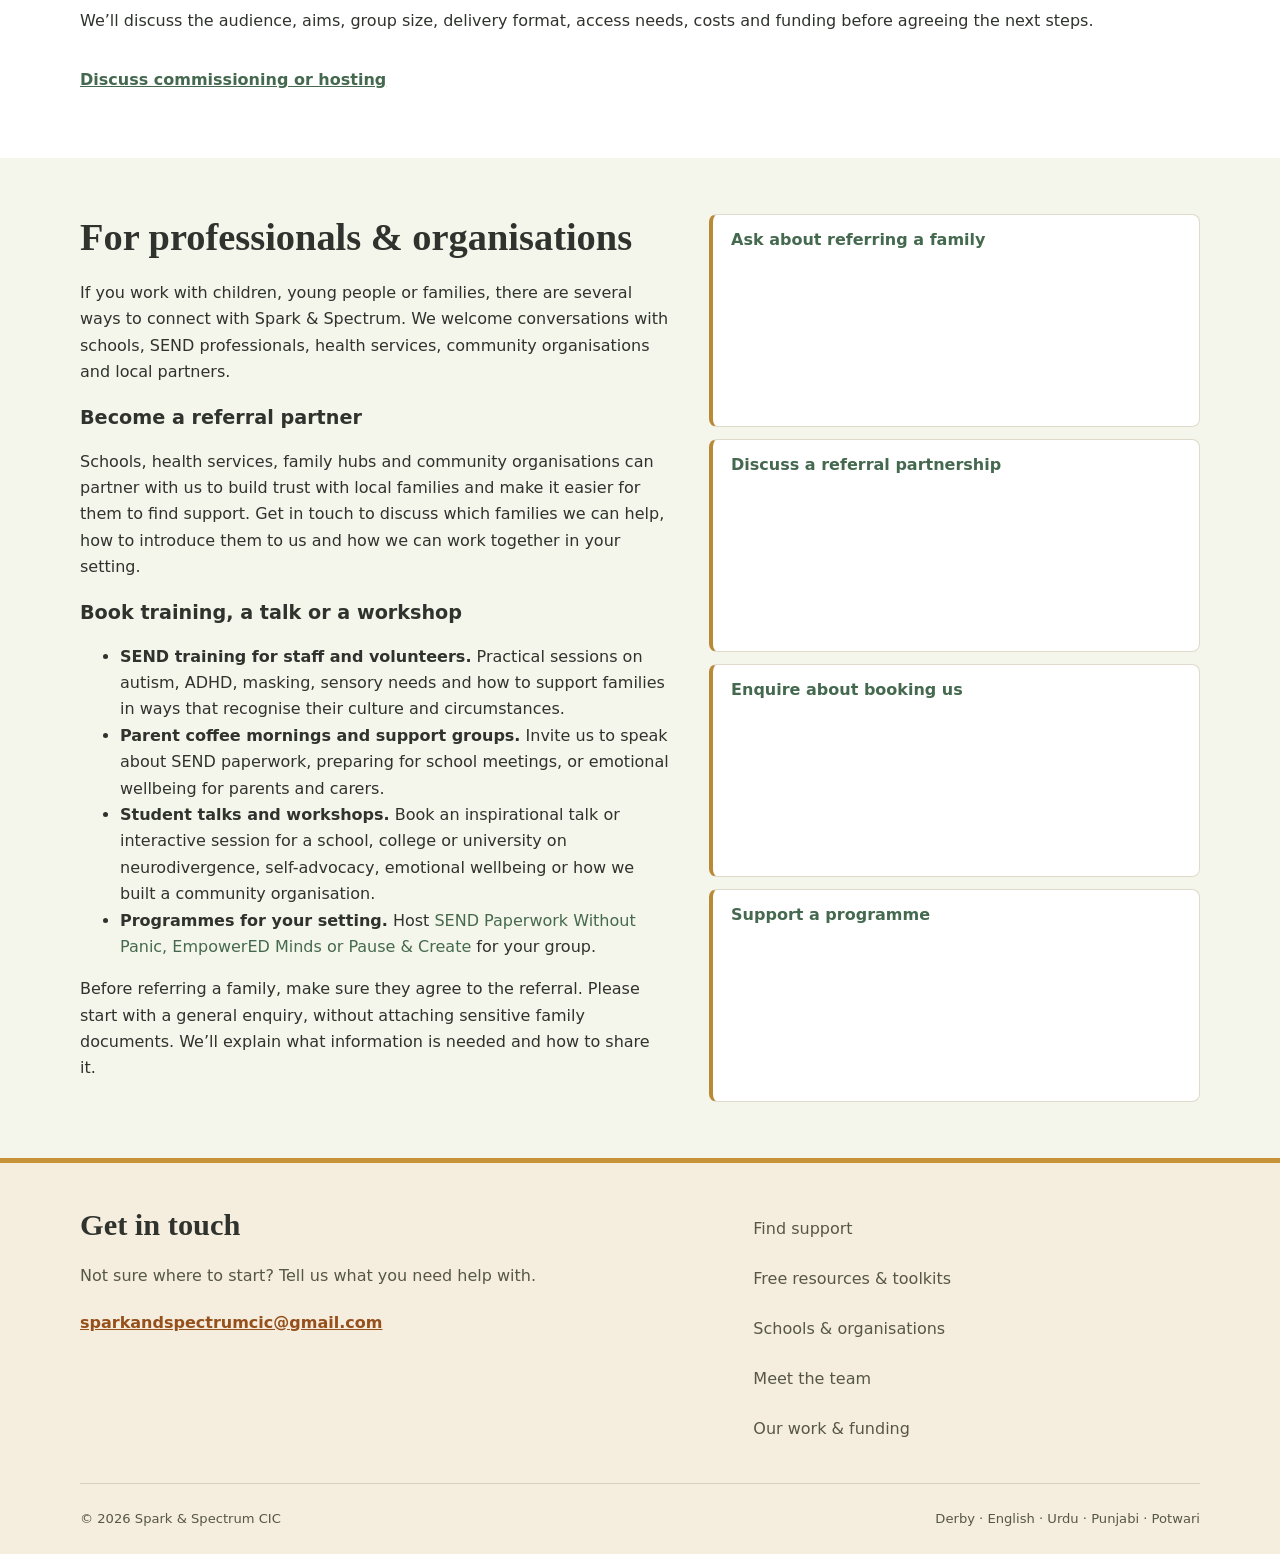
<file: programmes.html>
<!DOCTYPE html>

<html lang="en"><head><meta charset="utf-8"/><meta content="width=device-width, initial-scale=1" name="viewport"/><title>Programmes | Spark &amp; Spectrum CIC</title><meta content="Practical SEND guidance, wellbeing support and community connection for families in Derby." name="description"/><link href="styles.css?v=community-4" rel="stylesheet"/><link href="https://www.sparkandspectrum.org.uk/programmes.html" rel="canonical"/><style>.page-programmes .programme-actions{display:grid;gap:8px;margin-top:auto}.page-programmes .programme-actions a{margin-top:0;display:flex;align-items:center;min-height:44px;padding:8px 0;overflow-wrap:anywhere}.page-programmes .programme-status{font-size:.9rem;font-weight:700;color:var(--navy);background:var(--cream);padding:8px 12px;border-radius:6px}.page-programmes .programme-body>p{margin-bottom:16px}.page-programmes .programme-body h3{overflow-wrap:anywhere}.page-programmes .short-about>a,.page-programmes #commission-programmes .actions>a{display:inline-flex;align-items:center;min-height:44px;text-decoration:underline;font-weight:700}.page-programmes .programme[id]{scroll-margin-top:170px}.page-programmes #joining h3{margin-top:28px}</style></head><body class="page-programmes"><a class="skip-link" href="#main-content">Skip to content</a><header><div class="container nav"><a aria-label="Spark and Spectrum CIC home" class="brand" href="index.html"><img alt="Spark and Spectrum CIC" decoding="async" height="365" loading="eager" src="images/spark-spectrum-logo.svg" width="530"/></a><button aria-controls="primary-navigation" aria-expanded="false" aria-label="Open menu" class="menu-toggle">☰</button><nav aria-label="Primary navigation" class="nav-links" id="primary-navigation"><a href="get-support.html">Get Support</a><a href="whats-on.html">What’s On</a><a aria-current="page" href="programmes.html">Programmes</a><a href="about.html">About Us</a><a href="index.html#contact">Contact</a></nav></div></header><main id="main-content"><section class="page-intro"><div class="container"><div class="breadcrumb"><a href="index.html">Home</a><span aria-hidden="true"> / </span><span>Our programmes</span></div><p class="eyebrow">SPARK &amp; SPECTRUM CIC</p><h1>Our programmes</h1><p>Emotional capacity building, practical SEND guidance and community connection in Derby.</p><nav aria-label="Programme options" class="page-links"><a href="#programmes">Find support for yourself or your family</a><a href="#commission-programmes">Bring a programme to your organisation</a><a href="#professional-support">Referrals &amp; partnerships</a></nav></div></section><section class="section" id="programmes">
<div class="container">
<h2 class="section-title">Explore our programmes</h2>
<p class="section-intro">Explore the options below, then ask about dates, venues, costs and available places. You do not need to know exactly what support you need before getting in touch.</p><div class="programmes">
<article class="programme programme-em" id="empowered-minds-circle">
<div class="programme-photo"><img alt="Sofia Iqbal, facilitator of EmpowerED Minds Circle" class="real-photo" decoding="async" height="709" loading="lazy" src="images/sofia-iqbal-profile.jpeg" width="709"/></div>
<div class="programme-body"><h3>EmpowerED Minds Circle</h3><p>For women experiencing overwhelm or wanting space for themselves. Understand your emotions, build emotional capacity and connect with others through guided reflection and discussion.</p><p><strong>What to expect:</strong> Six-week community programme delivered through Spark &amp; Spectrum CIC.</p><p class="programme-status">Ask about dates and places</p><div class="programme-actions"><a href="mailto:sparkandspectrumcic@gmail.com?subject=EmpowerED%20Minds%20Circle%3A%20community%20programme%20enquiry">Ask about joining the community Circle</a><a href="mailto:sparkandspectrumcic@gmail.com?subject=Commissioning%20enquiry%3A%20EmpowerED%20Minds%20Circle">Commission this programme</a><a href="images/empowered-circle-poster.jpg" rel="noopener" target="_blank">View programme poster (opens in a new tab)</a></div></div>
</article>
<article class="programme" id="send-paperwork">
<div class="programme-photo"><img alt="Selina Afzal, facilitator of SEND Paperwork Without Panic" class="real-photo" decoding="async" height="1020" loading="lazy" src="images/selina-programme-profile.svg" width="709"/></div>
<div class="programme-body"><h3>SEND Paperwork Without Panic</h3><p>For parents and carers navigating special educational needs and disabilities (SEND). Get practical guidance on organising information, understanding education, health and care plans (EHCPs), and identifying next steps.</p><p><strong>What to expect:</strong> Six-week group programme. Use the enquiry form to ask about the programme or individual paperwork support.</p><p class="programme-status">Ask about dates and places</p><div class="programme-actions"><a href="https://form.jotform.com/262165407296057">Start a SEND support enquiry</a><a href="mailto:sparkandspectrumcic@gmail.com?subject=Commissioning%20enquiry%3A%20SEND%20Paperwork%20Without%20Panic">Commission this programme</a><a href="images/send-paperwork-poster.jpg" rel="noopener" target="_blank">View programme poster (opens in a new tab)</a></div></div>
</article>
<article class="programme" id="understanding-your-spark">
<div class="programme-photo"><img alt="A Spark &amp; Spectrum facilitator leading a support session" class="real-photo" decoding="async" height="2208" loading="lazy" src="images/support-session-facilitator.jpeg" width="1242"/></div>
<div class="programme-body"><h3>Understanding Your Spark</h3><p>For children, young people and families exploring individual needs and strengths. Neurodiversity-affirming support to help you understand what may be helpful at home, in education and in everyday life.</p><p><strong>What to expect:</strong> Contact us to discuss who the support is for and the format available.</p><p class="programme-status">Ask about dates and places</p><div class="programme-actions"><a href="mailto:sparkandspectrumcic@gmail.com?subject=Understanding%20Your%20Spark%20enquiry">Enquire about Understanding Your Spark</a></div></div>
</article>
<article class="programme" id="walk-talk-connect">
<div class="programme-photo"><img alt="Spark &amp; Spectrum ambassador at a community event" class="real-photo" decoding="async" height="1560" loading="lazy" src="images/archive-52d943d7b763.jpeg" width="878"/></div>
<div class="programme-body"><h3>Walk, Talk &amp; Connect</h3><p>For people looking for company and community connection. Walk, talk and meet others in a welcoming space. Tell us about access or mobility needs so we can discuss a suitable option.</p><p><strong>What to expect:</strong> Community walks in Derby. Ask about the route, pace, meeting point and next date.</p><p class="programme-status">Ask about dates and places</p><div class="programme-actions"><a href="mailto:sparkandspectrumcic@gmail.com?subject=Walk%2C%20Talk%20%26%20Connect%20enquiry">Ask about the next walk</a></div></div>
</article>

<article class="programme" id="pause-create"><div class="programme-photo"><img alt="Pause &amp; Create programme poster" decoding="async" height="1491" loading="lazy" src="images/pause-create-poster.jpg" width="1055"/></div><div class="programme-body"><h3>Pause &amp; Create</h3><p>For women wanting a gentle opportunity to pause and connect. Guided creative wellbeing sessions include art-based breathing, breath drawing and relaxation.</p><p><strong>What to expect:</strong> Contact us about upcoming sessions, the format and any access needs.</p><p class="programme-status">Ask about dates and places</p><div class="programme-actions"><a href="mailto:sparkandspectrumcic@gmail.com?subject=Pause%20%26%20Create%20session%20enquiry">Ask about attending Pause &amp; Create</a><a href="mailto:sparkandspectrumcic@gmail.com?subject=Commissioning%20enquiry%3A%20Pause%20%26%20Create">Commission this programme</a><a href="images/pause-create-poster.jpg" rel="noopener" target="_blank">View programme poster (opens in a new tab)</a></div></div></article></div>
</div>
</section><section class="section soft" id="joining"><div class="container short-about"><h2>What happens when you enquire?</h2><p>Tell us which programme interests you, or briefly explain what you need help with. Our team will discuss suitable options, current dates, venues, costs and available places. An enquiry does not confirm a booking.</p><p>Please tell us about language, mobility or other access needs so we can discuss what would help.</p><h3>Looking for the online EmpowerED Minds Circle?</h3><p>The six-week community programme on this page is delivered through Spark &amp; Spectrum CIC. Sofia’s paid monthly online Circle is a separate EmpowerED Minds by Sofia offer.</p><a href="https://www.empoweredmindsbysofia.co.uk">Explore Sofia’s online Circle and current prices</a></div></section><section class="section" id="commission-programmes"><div class="container"><h2 class="section-title">Bring a programme to your organisation</h2><p>We welcome enquiries from schools, family hubs, women’s services and community organisations. Choose “Commission this programme” on a programme above, or tell us what your group needs.</p><p>We’ll discuss the audience, aims, group size, delivery format, access needs, costs and funding before agreeing the next steps.</p><div class="actions"><a href="mailto:sparkandspectrumcic@gmail.com?subject=Programme%20commissioning%20or%20hosting%20enquiry">Discuss commissioning or hosting</a></div></div></section>
<section class="section soft"><div class="container"><div class="professional-box" id="professional-support">
<div>
<h2>For professionals &amp; organisations</h2>
<p>If you work with children, young people or families, there are several ways to connect with Spark &amp; Spectrum. We welcome conversations with schools, SEND professionals, health services, community organisations and local partners.</p>
<h3>Become a referral partner</h3><p>Schools, health services, family hubs and community organisations can partner with us to build trust with local families and make it easier for them to find support. Get in touch to discuss which families we can help, how to introduce them to us and how we can work together in your setting.</p>
<h3>Book training, a talk or a workshop</h3><ul>
<li><strong>SEND training for staff and volunteers.</strong> Practical sessions on autism, ADHD, masking, sensory needs and how to support families in ways that recognise their culture and circumstances.</li>
<li><strong>Parent coffee mornings and support groups.</strong> Invite us to speak about SEND paperwork, preparing for school meetings, or emotional wellbeing for parents and carers.</li>
<li><strong>Student talks and workshops.</strong> Book an inspirational talk or interactive session for a school, college or university on neurodivergence, self-advocacy, emotional wellbeing or how we built a community organisation.</li>
<li><strong>Programmes for your setting.</strong> Host <a href="#commission-programmes">SEND Paperwork Without Panic, EmpowerED Minds or Pause &amp; Create</a> for your group.</li>
</ul><p>Before referring a family, make sure they agree to the referral. Please start with a general enquiry, without attaching sensitive family documents. We’ll explain what information is needed and how to share it.</p></div>
<div class="professional-actions">
<a href="mailto:sparkandspectrumcic@gmail.com?subject=Family%20referral%20enquiry&amp;body=Hello%20Spark%20%26%20Spectrum%20team%2C%0A%0AI%20would%20like%20to%20discuss%20your%20referral%20process.%0AMy%20name%3A%0AOrganisation%20%2F%20role%3A%0AMy%20contact%20details%3A%0A%0APlease%20explain%20the%20next%20steps%20and%20how%20any%20required%20family%20information%20should%20be%20shared.">Ask about referring a family</a>
<a href="mailto:sparkandspectrumcic@gmail.com?subject=Partnership%20Enquiry%20%E2%80%93%20Spark%20%26%20Spectrum%20CIC&amp;body=Hello%20Spark%20%26%20Spectrum%20team%2C%0A%0AI%20would%20like%20to%20explore%20a%20potential%20partnership%20with%20Spark%20%26%20Spectrum%20CIC.%0A%0AName%3A%0AOrganisation%3A%0ARole%3A%0AType%20of%20partnership%20or%20collaboration%20I%20would%20like%20to%20discuss%3A%0A%0APlease%20let%20me%20know%20a%20suitable%20next%20step.%0A%0AKind%20regards%2C">Discuss a referral partnership</a>
<a href="mailto:sparkandspectrumcic@gmail.com?subject=Invitation%20to%20Our%20Setting%20%E2%80%93%20Spark%20%26%20Spectrum%20CIC&amp;body=Hello%20Spark%20%26%20Spectrum%20team%2C%0A%0AI%20would%20like%20to%20invite%20Spark%20%26%20Spectrum%20CIC%20to%20our%20setting.%0A%0AName%3A%0AOrganisation%20/%20Setting%3A%0ARole%3A%0AWhat%20we%20would%20like%20support%20with%3A%0APreferred%20date%20or%20timeframe%3A%0AApproximate%20number%20of%20people%3A%0AAny%20accessibility%20or%20language%20requirements%3A%0A%0APlease%20let%20me%20know%20your%20availability%20and%20next%20steps.%0A%0AKind%20regards%2C">Enquire about booking us</a>
<a href="mailto:sparkandspectrumcic@gmail.com?subject=Support%20a%20Spark%20%26%20Spectrum%20Programme&amp;body=Hello%20Spark%20%26%20Spectrum%20team%2C%0A%0AI%E2%80%99m%20interested%20in%20supporting%20one%20of%20your%20programmes.%0A%0AName%3A%0AOrganisation%20/%20Role%20%28if%20applicable%29%3A%0AProgramme%20or%20area%20I%E2%80%99m%20interested%20in%3A%0AHow%20I%20may%20be%20able%20to%20support%3A%0AAnything%20else%20you%20should%20know%3A%0A%0APlease%20let%20me%20know%20the%20best%20next%20step.%0A%0AKind%20regards%2C">Support a programme</a>
</div>
</div>
</div></section></main><footer id="contact"><div class="container footer-grid"><div><h2>Get in touch</h2><p>Not sure where to start? Tell us what you need help with.</p><a class="email-link" href="mailto:sparkandspectrumcic@gmail.com">sparkandspectrumcic@gmail.com</a></div><div class="footer-links"><a href="get-support.html">Find support</a><a href="resources.html">Free resources &amp; toolkits</a><a href="programmes.html#professional-support">Schools &amp; organisations</a><a href="about.html">Meet the team</a><a href="our-work.html">Our work &amp; funding</a></div></div><div class="container footer-bottom"><span>© 2026 Spark &amp; Spectrum CIC</span><span>Derby · English · Urdu · Punjabi · Potwari</span></div></footer><script defer="" src="site.js?v=simple-1"></script></body></html>
</file>
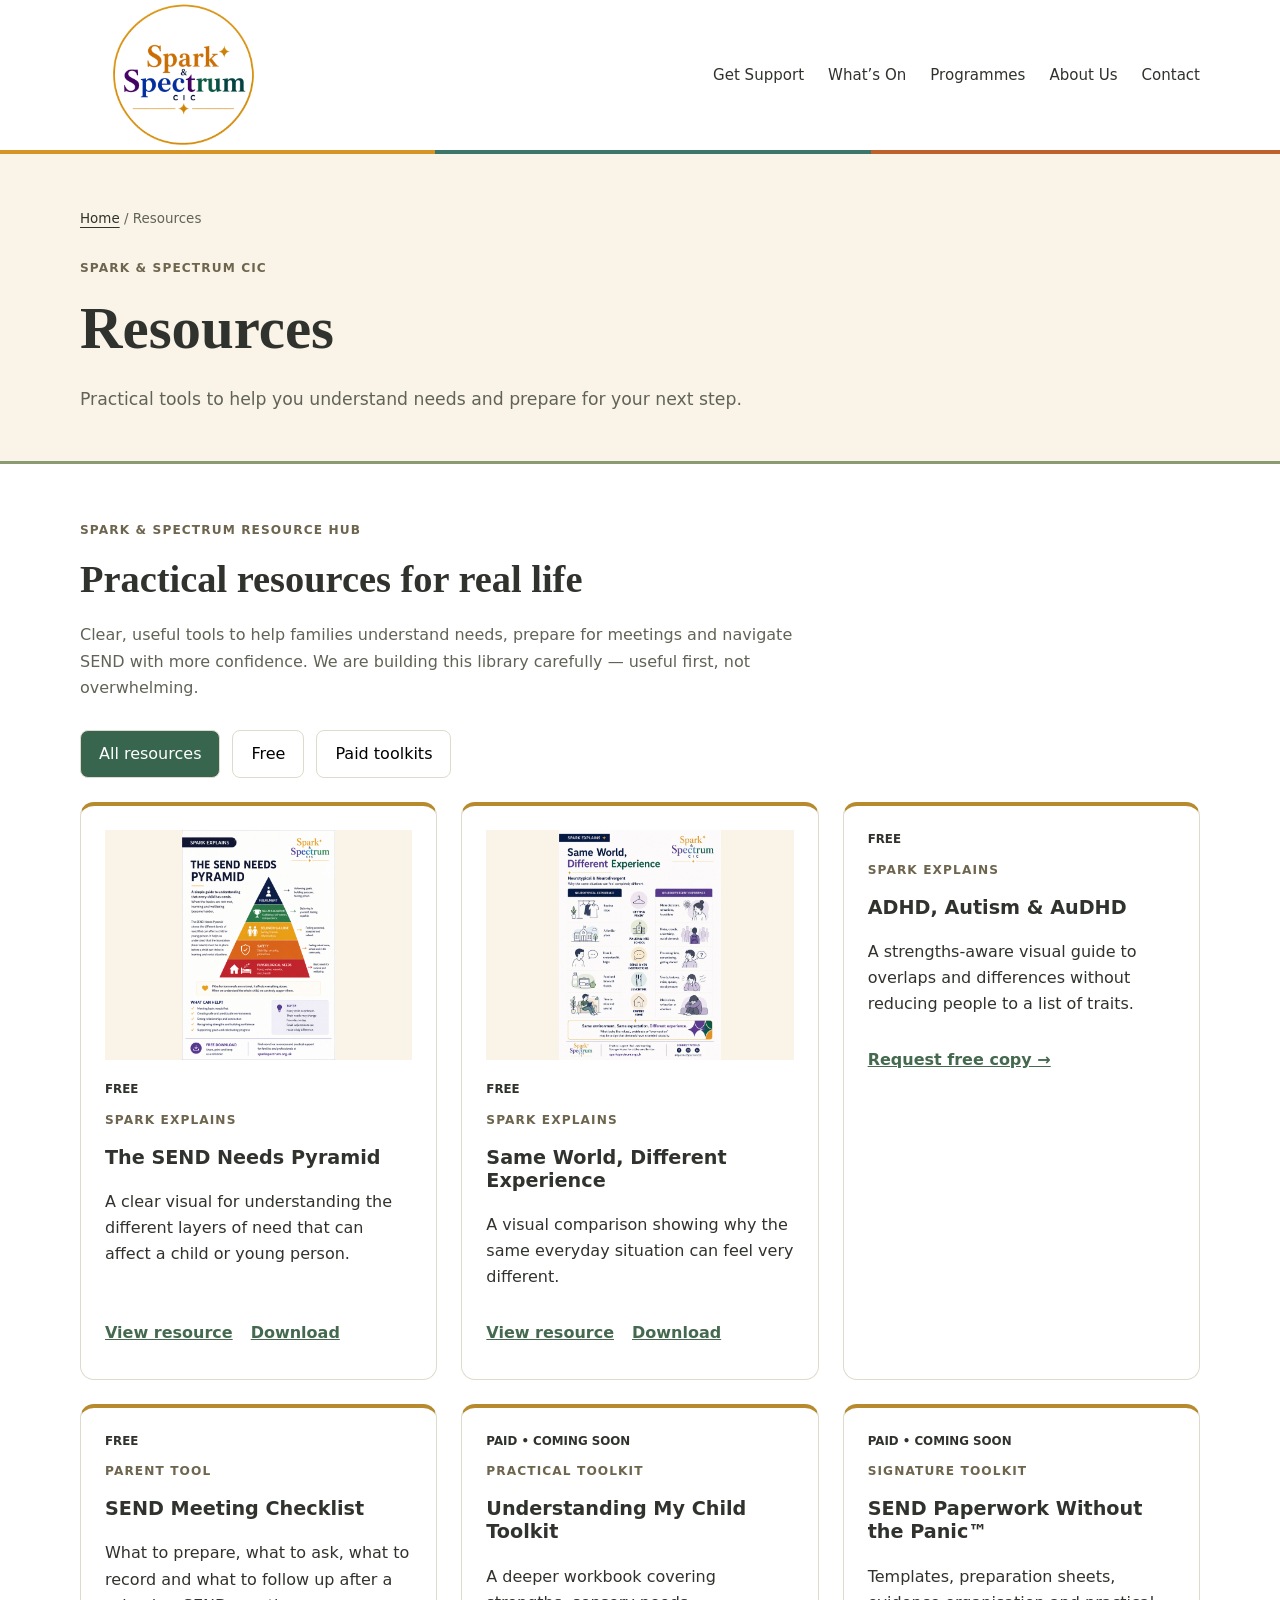
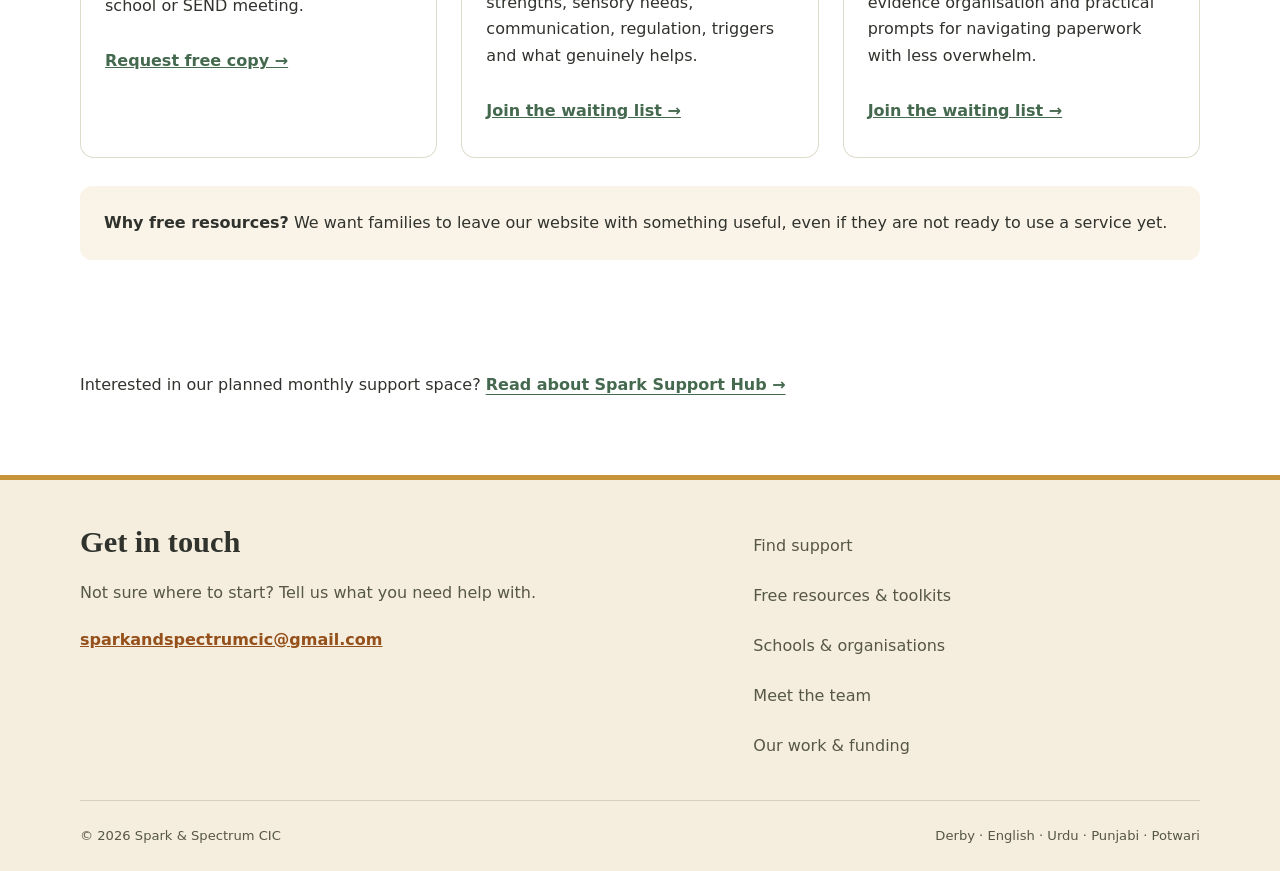
<file: resources.html>
<!DOCTYPE html>
<html lang="en"><head><meta charset="utf-8"><meta name="viewport" content="width=device-width, initial-scale=1"><title>Resources | Spark &amp; Spectrum CIC</title><meta name="description" content="Practical SEND guidance, wellbeing support and community connection for families in Derby."><link rel="stylesheet" href="styles.css?v=community-4"><link rel="canonical" href="https://www.sparkandspectrum.org.uk/resources.html"></head><body class="page-resources"><a class="skip-link" href="#main-content">Skip to content</a><header><div class="container nav"><a class="brand" href="index.html" aria-label="Spark and Spectrum CIC home"><img src="images/spark-spectrum-logo.svg" alt="Spark and Spectrum CIC" width="530" height="365" loading="eager" decoding="async"></a><button class="menu-toggle" aria-controls="primary-navigation" aria-expanded="false" aria-label="Open menu">☰</button><nav id="primary-navigation" class="nav-links" aria-label="Primary navigation"><a href="get-support.html">Get Support</a><a href="whats-on.html">What’s On</a><a href="programmes.html">Programmes</a><a href="about.html">About Us</a><a href="index.html#contact">Contact</a></nav></div></header><main id="main-content"><section class="page-intro"><div class="container"><div class="breadcrumb"><a href="index.html">Home</a><span aria-hidden="true"> / </span><span>Resources</span></div><p class="eyebrow">SPARK &amp; SPECTRUM CIC</p><h1>Resources</h1><p>Practical tools to help you understand needs and prepare for your next step.</p></div></section><section class="section resources-section" id="resources">
<div class="container">
<div class="eyebrow">SPARK &amp; SPECTRUM RESOURCE HUB</div>
<h2 class="section-title">Practical resources for real life</h2>
<p class="section-intro">Clear, useful tools to help families understand needs, prepare for meetings and navigate SEND with more confidence. We are building this library carefully — useful first, not overwhelming.</p>
<div aria-label="Resource categories" class="resource-filter" role="tablist">
<button aria-pressed="true" class="resource-tab active" data-filter="all" type="button">All resources</button>
<button aria-pressed="false" class="resource-tab" data-filter="free" type="button">Free</button>
<button aria-pressed="false" class="resource-tab" data-filter="paid" type="button">Paid toolkits</button>
</div>
<div class="resource-grid">
<article class="resource-card" data-type="free"><div class="resource-preview"><img src="images/archive-06fe06bff017.jpeg" alt="Preview of The SEND Needs Pyramid Spark Explains resource" width="1024" height="1536" loading="lazy" decoding="async"></div><div class="resource-badge free">FREE</div><div class="resource-kicker">SPARK EXPLAINS</div><h3>The SEND Needs Pyramid</h3><p>A clear visual for understanding the different layers of need that can affect a child or young person.</p><div class="resource-actions"><a class="view-resource" href="images/archive-06fe06bff017.jpeg" target="_blank" rel="noopener">View resource</a><a class="download-resource" href="images/archive-06fe06bff017.jpeg" download="Spark-Explains-The-SEND-Needs-Pyramid.jpg">Download</a></div></article>
<article class="resource-card" data-type="free"><div class="resource-preview"><img src="images/archive-a07cae15d5d7.jpeg" alt="Preview of Same World, Different Experience Spark Explains resource" width="1054" height="1492" loading="lazy" decoding="async"></div><div class="resource-badge free">FREE</div><div class="resource-kicker">SPARK EXPLAINS</div><h3>Same World, Different Experience</h3><p>A visual comparison showing why the same everyday situation can feel very different.</p><div class="resource-actions"><a class="view-resource" href="images/archive-a07cae15d5d7.jpeg" target="_blank" rel="noopener">View resource</a><a class="download-resource" href="images/archive-a07cae15d5d7.jpeg" download="Spark-Explains-Same-World-Different-Experience.jpg">Download</a></div></article>
<article class="resource-card" data-type="free">
<div class="resource-badge free">FREE</div>
<div class="resource-kicker">SPARK EXPLAINS</div>
<h3>ADHD, Autism &amp; AuDHD</h3>
<p>A strengths-aware visual guide to overlaps and differences without reducing people to a list of traits.</p>
<a class="resource-link" href="mailto:sparkandspectrumcic@gmail.com?subject=Free%20resource%20request%20%E2%80%93%20ADHD%2C%20Autism%20%26%20AuDHD&amp;body=Hello%20Spark%20%26%20Spectrum%20team%2C%0A%0APlease%20send%20me%20the%20ADHD%2C%20Autism%20%26%20AuDHD%20resource%20when%20it%20is%20available.%0A%0AName%3A%0AEmail%3A%0A%0AThank%20you.">Request free copy →</a>
</article>
<article class="resource-card" data-type="free">
<div class="resource-badge free">FREE</div>
<div class="resource-kicker">PARENT TOOL</div>
<h3>SEND Meeting Checklist</h3>
<p>What to prepare, what to ask, what to record and what to follow up after a school or SEND meeting.</p>
<a class="resource-link" href="mailto:sparkandspectrumcic@gmail.com?subject=Free%20resource%20request%20%E2%80%93%20SEND%20Meeting%20Checklist&amp;body=Hello%20Spark%20%26%20Spectrum%20team%2C%0A%0APlease%20send%20me%20the%20SEND%20Meeting%20Checklist%20when%20it%20is%20available.%0A%0AName%3A%0AEmail%3A%0A%0AThank%20you.">Request free copy →</a>
</article>
<article class="resource-card paid-card" data-type="paid">
<div class="resource-badge paid">PAID • COMING SOON</div>
<div class="resource-kicker">PRACTICAL TOOLKIT</div>
<h3>Understanding My Child Toolkit</h3>
<p>A deeper workbook covering strengths, sensory needs, communication, regulation, triggers and what genuinely helps.</p>
<a class="resource-link" href="mailto:sparkandspectrumcic@gmail.com?subject=Paid%20toolkit%20waiting%20list%20%E2%80%93%20Understanding%20My%20Child&amp;body=Hello%20Spark%20%26%20Spectrum%20team%2C%0A%0APlease%20add%20me%20to%20the%20waiting%20list%20for%20the%20Understanding%20My%20Child%20Toolkit.%0A%0AName%3A%0AEmail%3A%0A%0AThank%20you.">Join the waiting list →</a>
</article>
<article class="resource-card paid-card" data-type="paid">
<div class="resource-badge paid">PAID • COMING SOON</div>
<div class="resource-kicker">SIGNATURE TOOLKIT</div>
<h3>SEND Paperwork Without the Panic™</h3>
<p>Templates, preparation sheets, evidence organisation and practical prompts for navigating paperwork with less overwhelm.</p>
<a class="resource-link" href="mailto:sparkandspectrumcic@gmail.com?subject=Paid%20toolkit%20waiting%20list%20%E2%80%93%20SEND%20Paperwork%20Without%20the%20Panic&amp;body=Hello%20Spark%20%26%20Spectrum%20team%2C%0A%0APlease%20add%20me%20to%20the%20waiting%20list%20for%20the%20SEND%20Paperwork%20Without%20the%20Panic%20Toolkit.%0A%0AName%3A%0AEmail%3A%0A%0AThank%20you.">Join the waiting list →</a>
</article>
</div>
<div class="resource-note">
<strong>Why free resources?</strong> We want families to leave our website with something useful, even if they are not ready to use a service yet.
    </div>
</div>
</section><section class="section"><div class="container"><p>Interested in our planned monthly support space? <a class="text-link" href="membership.html">Read about Spark Support Hub →</a></p></div></section></main><footer id="contact"><div class="container footer-grid"><div><h2>Get in touch</h2><p>Not sure where to start? Tell us what you need help with.</p><a class="email-link" href="mailto:sparkandspectrumcic@gmail.com">sparkandspectrumcic@gmail.com</a></div><div class="footer-links"><a href="get-support.html">Find support</a><a href="resources.html">Free resources &amp; toolkits</a><a href="programmes.html#professional-support">Schools &amp; organisations</a><a href="about.html">Meet the team</a><a href="our-work.html">Our work &amp; funding</a></div></div><div class="container footer-bottom"><span>© 2026 Spark &amp; Spectrum CIC</span><span>Derby · English · Urdu · Punjabi · Potwari</span></div></footer><script src="site.js?v=simple-1" defer></script></body></html>
</file>
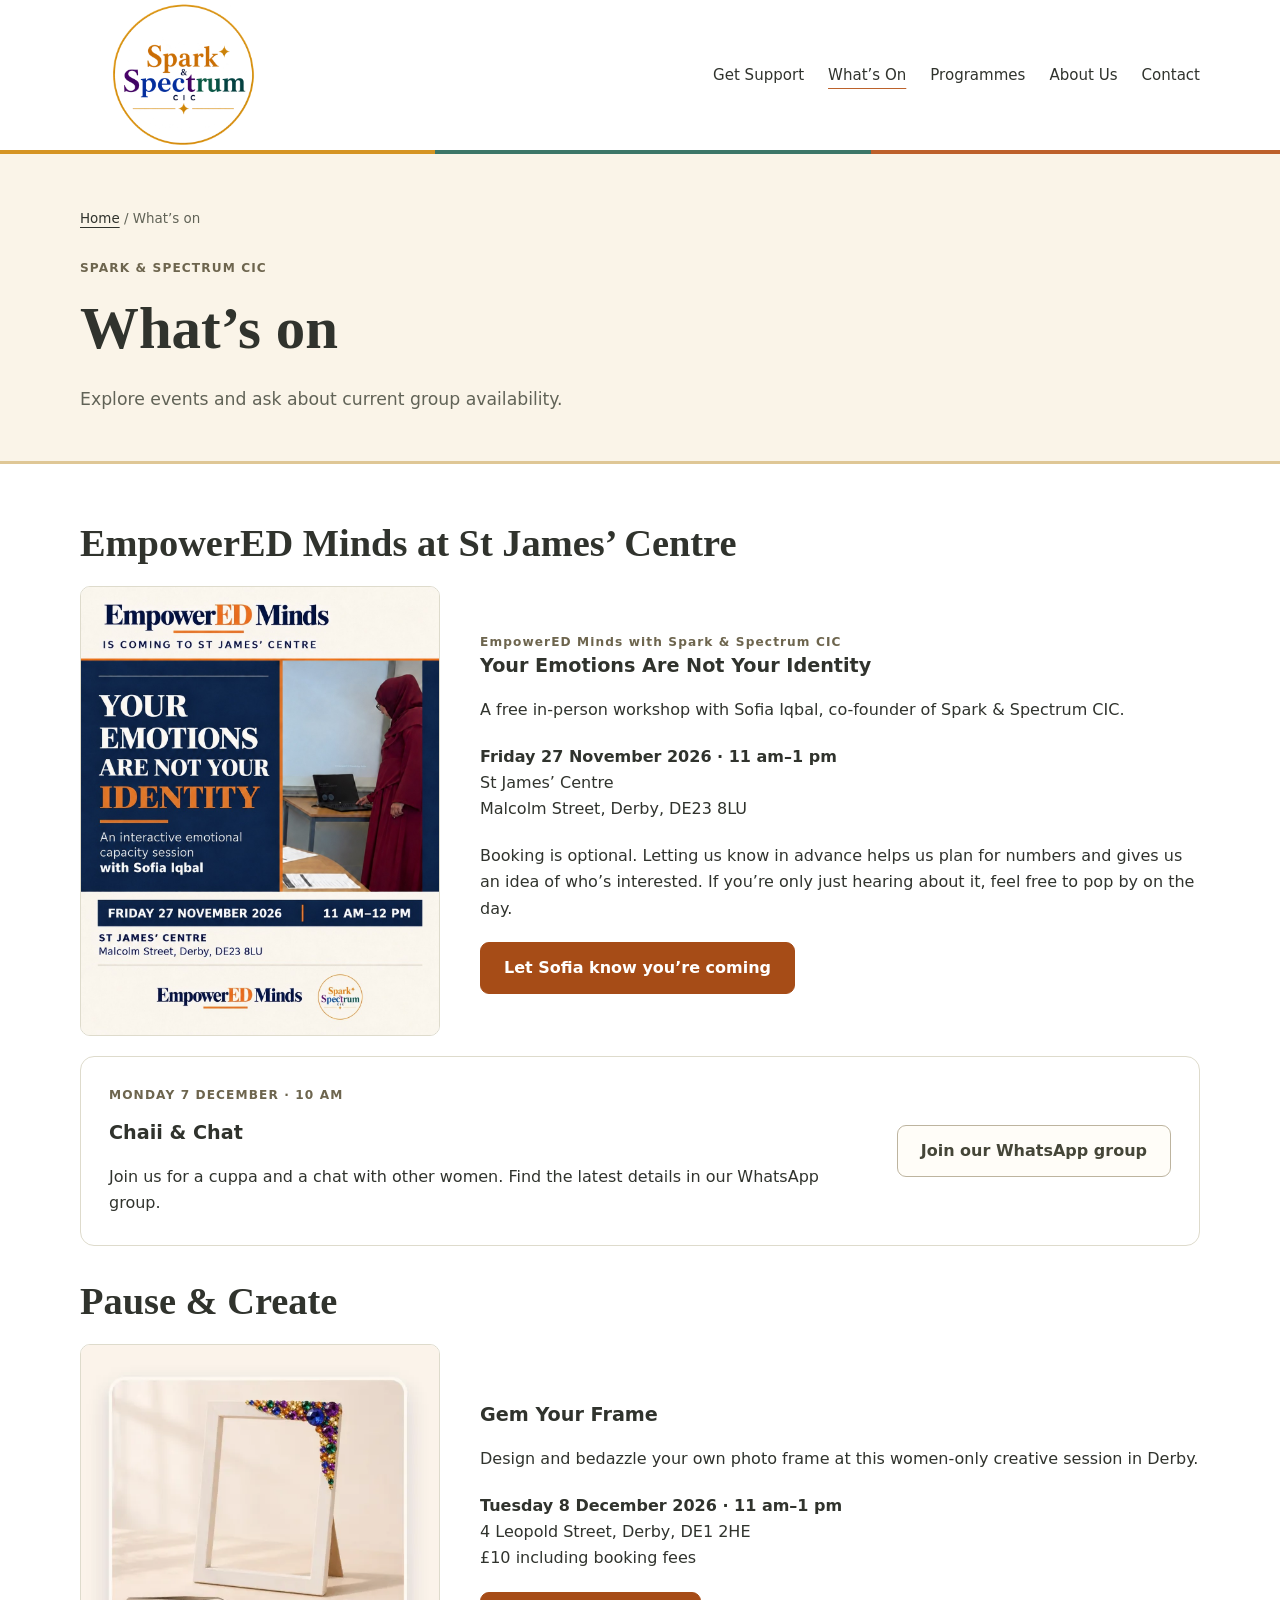
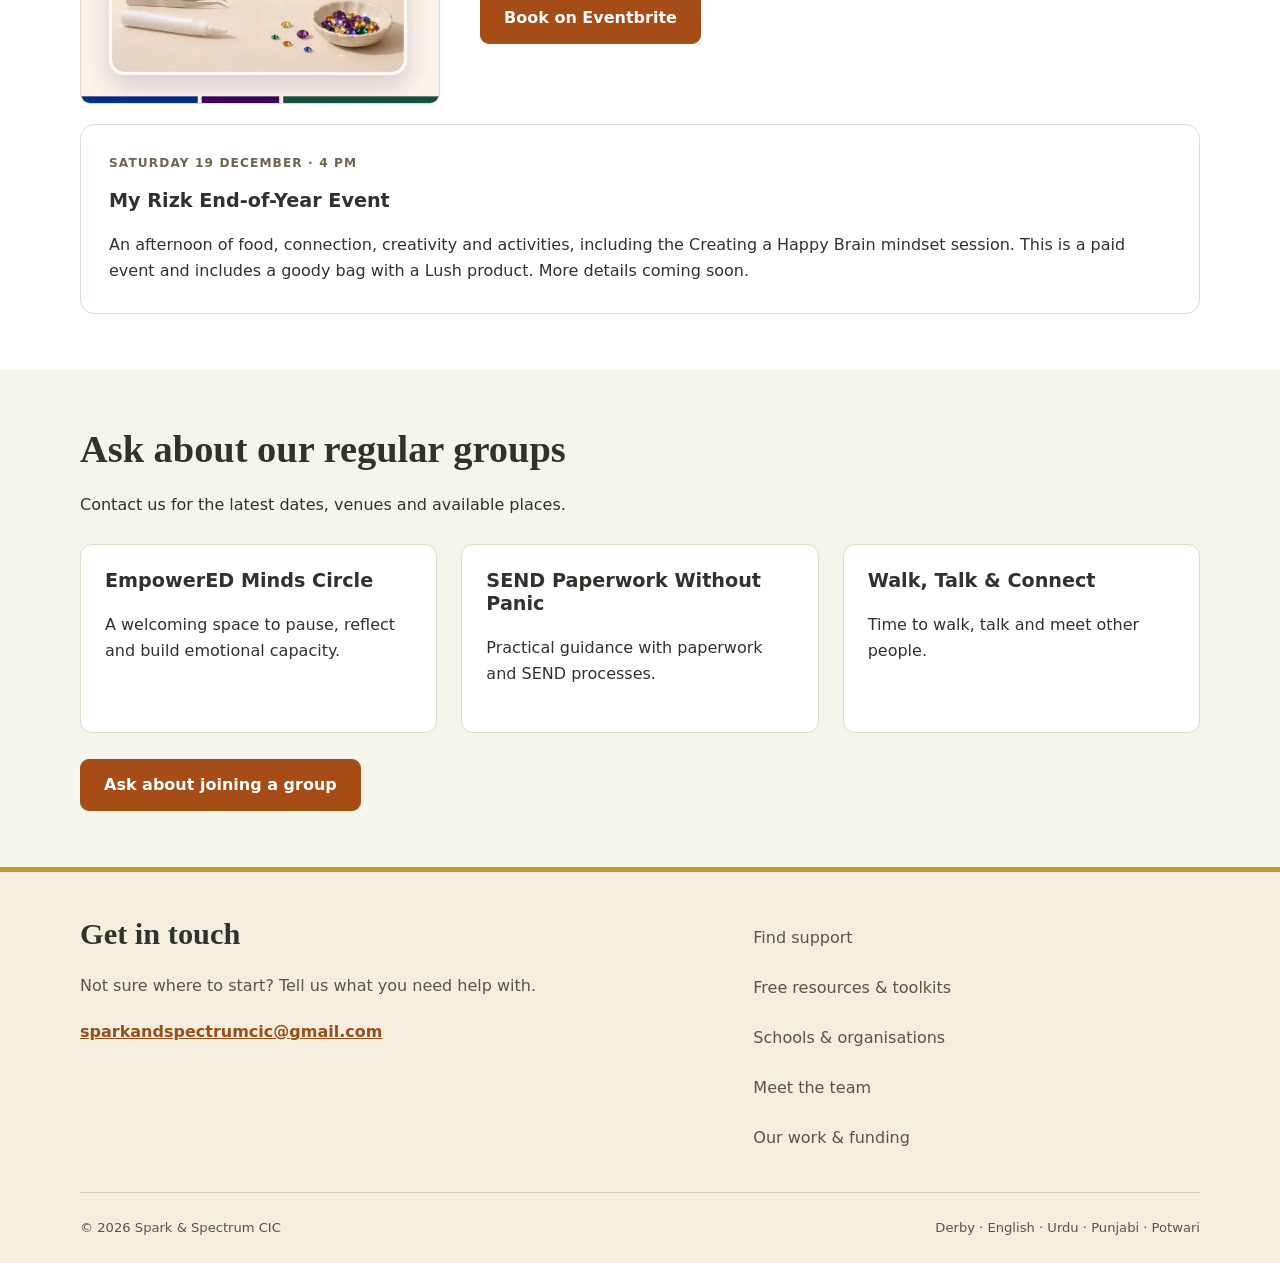
<file: whats-on.html>
<!DOCTYPE html>
<html lang="en"><head><meta charset="utf-8"><meta name="viewport" content="width=device-width, initial-scale=1"><title>What’s On | Spark &amp; Spectrum CIC</title><meta name="description" content="Practical SEND guidance, wellbeing support and community connection for families in Derby."><link rel="stylesheet" href="styles.css?v=community-4"><link rel="canonical" href="https://www.sparkandspectrum.org.uk/whats-on.html"></head><body class="page-whats-on"><a class="skip-link" href="#main-content">Skip to content</a><header><div class="container nav"><a class="brand" href="index.html" aria-label="Spark and Spectrum CIC home"><img src="images/spark-spectrum-logo.svg" alt="Spark and Spectrum CIC" width="530" height="365" loading="eager" decoding="async"></a><button class="menu-toggle" aria-controls="primary-navigation" aria-expanded="false" aria-label="Open menu">☰</button><nav id="primary-navigation" class="nav-links" aria-label="Primary navigation"><a href="get-support.html">Get Support</a><a href="whats-on.html" aria-current="page">What’s On</a><a href="programmes.html">Programmes</a><a href="about.html">About Us</a><a href="index.html#contact">Contact</a></nav></div></header><main id="main-content"><section class="page-intro"><div class="container"><div class="breadcrumb"><a href="index.html">Home</a><span aria-hidden="true"> / </span><span>What’s on</span></div><p class="eyebrow">SPARK &amp; SPECTRUM CIC</p><h1>What’s on</h1><p>Explore events and ask about current group availability.</p></div></section><section class="section" id="upcoming-events"><div class="container">
<h2 class="section-title">EmpowerED Minds at St James’ Centre</h2><article class="upcoming-event" id="st-james-workshop" style="scroll-margin-top:96px"><a href="images/st-james-event-poster.jpg" target="_blank" rel="noopener" aria-label="View the St James’ event poster full size"><img src="images/st-james-event-poster.jpg" alt="EmpowerED Minds at St James’ Centre event poster" loading="lazy" width="1122" height="1402" decoding="async"></a><div><span class="option-kicker">EmpowerED Minds with Spark &amp; Spectrum CIC</span><h3>Your Emotions Are Not Your Identity</h3><p>A free in-person workshop with Sofia Iqbal, co-founder of Spark &amp; Spectrum CIC.</p><p><strong>Friday 27 November 2026 · 11 am–1 pm</strong><br>St James’ Centre<br>Malcolm Street, Derby, DE23 8LU</p><p>Booking is optional. Letting us know in advance helps us plan for numbers and gives us an idea of who’s interested. If you’re only just hearing about it, feel free to pop by on the day.</p><a class="btn purple" href="https://www.empoweredmindsbysofia.co.uk/#workshop">Let Sofia know you’re coming</a></div></article>
<article class="event-summary" id="chaii-chat" style="margin-top:20px"><div><p class="eyebrow">MONDAY 7 DECEMBER · 10 AM</p><h3>Chaii &amp; Chat</h3><p>Join us for a cuppa and a chat with other women. Find the latest details in our WhatsApp group.</p></div><a class="btn outline" href="https://chat.whatsapp.com/DSdzcUEW4hsGKoFnq0sKgy">Join our WhatsApp group</a></article>
<h2 class="section-title" style="margin-top:32px">Pause &amp; Create</h2>
<article class="upcoming-event" id="gem-your-frame" style="scroll-margin-top:96px">
  <img src="images/gem-your-frame.webp" alt="A cream photo frame decorated with colourful gems, beside craft tweezers and a dish of rhinestones" width="1152" height="576" loading="lazy" decoding="async" style="aspect-ratio:1;object-fit:cover;object-position:right;">
  <div><h3>Gem Your Frame</h3><p>Design and bedazzle your own photo frame at this women-only creative session in Derby.</p><p><strong>Tuesday 8 December 2026 · 11 am–1 pm</strong><br>4 Leopold Street, Derby, DE1 2HE<br>£10 including booking fees</p><a class="btn purple" href="https://www.eventbrite.co.uk/e/design-bedazzle-your-photo-frame-womens-creative-connection-event-tickets-2005473402934">Book on Eventbrite</a></div>
</article>
<article class="event-summary" style="margin-top:20px"><div><p class="eyebrow">SATURDAY 19 DECEMBER · 4 PM</p><h3>My Rizk End-of-Year Event</h3><p>An afternoon of food, connection, creativity and activities, including the Creating a Happy Brain mindset session. This is a paid event and includes a goody bag with a Lush product. More details coming soon.</p></div></article>
</div></section>
<section class="section soft" id="groups"><div class="container"><h2>Ask about our regular groups</h2><p>Contact us for the latest dates, venues and available places.</p><div class="group-list"><article><h3>EmpowerED Minds Circle</h3><p>A welcoming space to pause, reflect and build emotional capacity.</p></article><article><h3>SEND Paperwork Without Panic</h3><p>Practical guidance with paperwork and SEND processes.</p></article><article><h3>Walk, Talk &amp; Connect</h3><p>Time to walk, talk and meet other people.</p></article></div><a class="btn purple" href="mailto:sparkandspectrumcic@gmail.com?subject=Group%20availability%20enquiry">Ask about joining a group</a></div></section></main><footer id="contact"><div class="container footer-grid"><div><h2>Get in touch</h2><p>Not sure where to start? Tell us what you need help with.</p><a class="email-link" href="mailto:sparkandspectrumcic@gmail.com">sparkandspectrumcic@gmail.com</a></div><div class="footer-links"><a href="get-support.html">Find support</a><a href="resources.html">Free resources &amp; toolkits</a><a href="programmes.html#professional-support">Schools &amp; organisations</a><a href="about.html">Meet the team</a><a href="our-work.html">Our work &amp; funding</a></div></div><div class="container footer-bottom"><span>© 2026 Spark &amp; Spectrum CIC</span><span>Derby · English · Urdu · Punjabi · Potwari</span></div></footer><script src="site.js?v=simple-1" defer></script></body></html>
</file>
<file: styles.css>
:root{--navy:#132554;--purple:#67369a;--orange:#b77400;--cream:#fff9f0;--ink:#15203d;--muted:#535b70;--line:#e8e0d6;--soft:#f7f3fa;--max:1120px}
*{box-sizing:border-box}html{scroll-behavior:smooth;scroll-padding-top:120px}body{margin:0;background:#fff;color:var(--ink);font:1rem/1.65 system-ui,-apple-system,BlinkMacSystemFont,"Segoe UI",sans-serif}img{display:block;max-width:100%;height:auto}a{color:var(--navy);text-decoration:none}a:hover{text-decoration:underline}button{font:inherit}p{margin:0 0 20px}h1,h2,h3{color:var(--navy);line-height:1.2;margin:0 0 20px}h1,h2{font-family:Georgia,"Times New Roman",serif;font-weight:600}h1{font-size:clamp(2.3rem,4.6vw,3.8rem)}h2{font-size:clamp(1.8rem,3vw,2.4rem)}h3{font-size:1.2rem;font-weight:700}.container{width:min(var(--max),calc(100% - 48px));margin-inline:auto}.section{padding:56px 0}.soft{background:var(--cream)}.eyebrow,.option-kicker,.resource-kicker{color:var(--navy);font-size:.76rem;font-weight:750;letter-spacing:.09em;margin-bottom:16px}.text-link{font-weight:700;text-decoration:underline;text-underline-offset:4px}.btn{display:inline-flex;justify-content:center;align-items:center;min-height:48px;padding:12px 23px;border-radius:9px;text-align:center;font-weight:700;border:1px solid var(--navy)}.btn.purple,.btn.orange,.membership-btn{background:var(--navy);color:#fff}.btn.outline{background:#fff;color:var(--navy)}.btn:hover{text-decoration:none;box-shadow:0 3px 10px #13255415}.actions{display:flex;gap:18px;flex-wrap:wrap;align-items:center;margin-top:24px}:focus-visible{outline:3px solid var(--navy);outline-offset:4px}.skip-link{position:absolute;left:16px;top:-100px;z-index:100;padding:12px;background:#fff}.skip-link:focus{top:16px}
header{position:sticky;top:0;background:#fff;z-index:50;border-bottom:1px solid var(--line)}.nav{display:flex;align-items:center;justify-content:space-between;gap:30px;min-height:104px}.brand{flex:none}.brand img{width:116px;height:90px;object-fit:contain}.nav-links{display:flex;align-items:center;gap:26px}.nav-links a{color:var(--navy);font-size:.94rem;min-height:44px;display:flex;align-items:center;white-space:nowrap}.nav-links a[aria-current]{text-decoration:underline;text-decoration-color:var(--orange);text-underline-offset:8px}.menu-toggle{display:none;color:var(--navy);background:none;border:1px solid var(--line);border-radius:8px;min-width:48px;min-height:48px;font-size:1.4rem}
.hero{background:var(--cream);padding:52px 0}.hero-grid{display:grid;grid-template-columns:1fr 1fr;gap:48px;align-items:center}.hero-copy p:not(.eyebrow){max-width:530px;font-size:1.08rem;color:var(--muted)}.hero-feature{margin:0;border-radius:18px;overflow:hidden;background:#eee8de}.hero-feature img{width:100%;height:auto;object-fit:contain}.support-options-grid{display:grid;grid-template-columns:repeat(3,minmax(0,1fr));gap:22px;margin-top:28px}.support-option{display:flex;flex-direction:column;padding:26px;border:1px solid var(--line);border-top:3px solid var(--navy);border-radius:12px;color:var(--ink)}.support-option:nth-child(2){border-top-color:var(--orange)}.support-option:nth-child(3){border-top-color:#14833b}.support-option p{color:var(--muted)}.support-option span:last-child{margin-top:auto;color:var(--navy);font-weight:700}.support-option:hover{background:var(--cream);text-decoration:none}.section-heading{display:flex;justify-content:space-between;align-items:baseline;gap:20px}.event-summary{display:flex;align-items:center;justify-content:space-between;gap:36px;background:#fff;border:1px solid var(--line);border-radius:14px;padding:28px}.event-summary p:last-child{margin:0}.event-summary .btn{flex:none}.short-about{max-width:800px}.short-about p{color:var(--muted)}.page-intro{padding:54px 0 28px;background:var(--cream)}.page-intro .container>p:last-child{max-width:760px;font-size:1.08rem;color:var(--muted)}
.support-detail{display:grid;grid-template-columns:1.2fr 1fr;gap:48px;align-items:start}.info-box{padding:28px;border:1px solid var(--line);border-radius:14px;background:var(--cream)}.wellbeing-intro{display:grid;grid-template-columns:160px 1fr;gap:28px;align-items:start}.wellbeing-portrait{width:160px;height:auto;border-radius:12px;object-fit:contain}.wellbeing-actions{grid-column:2;display:flex;gap:14px;flex-wrap:wrap}.upcoming-event{display:grid;grid-template-columns:minmax(0,360px) minmax(0,1fr);gap:40px;align-items:center}.upcoming-event>a{width:100%;max-width:360px;margin:auto}.upcoming-event img{width:100%;height:auto;object-fit:contain;border:1px solid var(--line);border-radius:10px}.group-list{display:grid;grid-template-columns:repeat(3,minmax(0,1fr));gap:24px;margin:26px 0}.group-list article{padding:24px;background:#fff;border-radius:12px;border:1px solid var(--line)}
.programmes{display:grid;grid-template-columns:repeat(3,minmax(0,1fr));gap:24px}.programme{border:1px solid var(--line);border-radius:14px;overflow:hidden;display:flex;flex-direction:column}.programme-photo{background:var(--cream);height:230px;padding:10px}.programme-photo img{width:100%;height:100%;object-fit:contain!important;object-position:center!important}.programme-body{padding:24px;display:flex;flex-direction:column;flex:1}.programme-body p{color:var(--muted)}.programme-body a{margin-top:auto;font-weight:700;text-decoration:underline;min-height:44px;padding-top:8px}.commission-posters{display:grid;grid-template-columns:repeat(3,minmax(0,1fr));gap:24px}.commission-poster{padding:18px;border:1px solid var(--line);border-radius:14px}.commission-poster img{width:100%;height:auto;object-fit:contain}.commission-poster h3{margin-top:24px}.commission-poster>a:last-child{font-weight:700;min-height:44px;display:inline-flex;align-items:center;text-decoration:underline}.professional-box{display:grid;grid-template-columns:1.2fr 1fr;gap:40px}.professional-actions{display:grid;gap:12px}.professional-actions a{border:1px solid var(--line);border-radius:8px;min-height:48px;padding:12px 18px;background:#fff;font-weight:650}
.identity-grid{display:grid;grid-template-columns:1.25fr .75fr;gap:40px;align-items:center}.identity-copy>span{display:block;color:var(--navy);font-size:.76rem;margin-bottom:16px;letter-spacing:.08em;font-weight:750}.hero-real{max-width:360px;justify-self:center}.hero-real img{width:100%;height:auto;object-fit:contain;border-radius:12px}.identity-points{display:grid;gap:16px;margin:24px 0}.identity-point{display:flex;gap:10px}.language-bar{font-size:.92rem;color:var(--muted)}.spark{display:none}.team-grid{display:grid;grid-template-columns:repeat(3,minmax(0,1fr));gap:28px}.team-photo{height:260px;background:var(--cream);border-radius:14px;margin-bottom:24px;padding:12px}.team-photo img{width:100%;height:100%;object-fit:contain;object-position:center}.role{font-size:.9rem;font-weight:650;color:var(--navy);margin-bottom:16px}.team-card p{color:var(--muted)}.uploaded-gallery{display:grid;grid-template-columns:repeat(3,minmax(0,1fr));gap:24px}.uploaded-gallery figure{margin:0;border:1px solid var(--line);border-radius:14px;overflow:hidden}.uploaded-gallery figure>a{display:flex;align-items:center;justify-content:center;min-height:280px;background:var(--cream)}.uploaded-gallery img{width:100%;height:280px;object-fit:contain}.uploaded-gallery figcaption{padding:18px;font-size:.92rem;color:var(--muted)}.gallery-heading{max-width:780px;color:var(--muted);margin-bottom:30px}
.resources-intro{max-width:780px}.resource-tabs{display:flex;gap:12px;flex-wrap:wrap;margin:24px 0}.resource-tab{padding:10px 18px;min-height:44px;border:1px solid var(--line);background:#fff;border-radius:8px;cursor:pointer}.resource-tab.active{background:var(--navy);color:#fff}.resource-grid{display:grid;grid-template-columns:repeat(3,minmax(0,1fr));gap:24px}.resource-card{padding:24px;border:1px solid var(--line);border-radius:14px;display:flex;flex-direction:column}.resource-card[hidden]{display:none}.resource-preview{height:230px;margin-bottom:20px;background:var(--cream)}.resource-preview img{width:100%;height:100%;object-fit:contain}.resource-badge{font-size:.74rem;font-weight:750;color:var(--navy);margin-bottom:10px}.resource-actions{display:flex;gap:18px;flex-wrap:wrap;margin-top:auto}.resource-actions a,.resource-link{font-weight:650;text-decoration:underline;min-height:44px;display:inline-flex;align-items:center}.resource-note{padding:24px;background:var(--cream);border-radius:12px;margin-top:28px}.membership-shell{display:grid;grid-template-columns:1fr 1fr;gap:40px;padding:32px;background:var(--cream);border-radius:14px}.membership-price{display:flex;gap:12px;align-items:baseline;flex-wrap:wrap;margin-bottom:20px}.membership-price strong{font-size:2rem}.membership-benefits>div{display:flex;gap:20px}.membership-benefits>div>span{font-weight:750;color:var(--navy)}
footer{background:var(--navy);color:#fff;padding:44px 0 24px}footer h2{color:#fff;font-size:1.9rem}footer p{color:#e2e5ef;max-width:500px}footer a{color:#fff}.footer-grid{display:grid;grid-template-columns:1.4fr 1fr;gap:48px}.footer-links{display:grid;gap:6px}.footer-links a{min-height:44px;display:flex;align-items:center}.email-link{font-weight:650;text-decoration:underline;overflow-wrap:anywhere}.footer-bottom{display:flex;justify-content:space-between;gap:20px;flex-wrap:wrap;border-top:1px solid #ffffff30;padding-top:24px;margin-top:32px;font-size:.82rem;color:#e2e5ef}
@media(max-width:900px){.menu-toggle{display:block}.nav{min-height:94px}.brand img{width:104px;height:80px}.nav-links{display:none;position:absolute;top:100%;left:0;right:0;background:#fff;padding:20px 24px;border-bottom:1px solid var(--line);box-shadow:0 12px 20px #13255410}.nav-links.open{display:grid;gap:6px}.hero-grid{gap:28px}.hero-copy h1{font-size:2.8rem}.programmes,.team-grid,.uploaded-gallery,.resource-grid{grid-template-columns:repeat(2,minmax(0,1fr))}.commission-posters{gap:16px}.event-summary{align-items:start;flex-direction:column;gap:22px}}
@media(max-width:640px){.container{width:calc(100% - 36px)}.section{padding:38px 0}.hero{padding:34px 0}.hero-grid,.support-options-grid,.support-detail,.wellbeing-intro,.upcoming-event,.group-list,.programmes,.commission-posters,.professional-box,.identity-grid,.team-grid,.uploaded-gallery,.resource-grid,.membership-shell,.footer-grid{grid-template-columns:1fr}.hero-copy h1{font-size:2.5rem}.hero-grid{gap:28px}.hero-feature{max-width:520px}.support-option{padding:22px}.section-heading{align-items:start;flex-direction:column;gap:0;margin-bottom:24px}.event-summary{padding:22px}.page-intro{padding:36px 0 22px}.wellbeing-portrait{width:150px}.wellbeing-actions{grid-column:auto;display:grid}.upcoming-event{gap:28px}.commission-poster{width:100%;max-width:420px;margin-inline:auto}.programme-photo{height:260px}.team-photo{height:300px}.uploaded-gallery figure>a{min-height:0}.uploaded-gallery img{height:auto;max-height:520px;object-fit:contain}.uploaded-gallery{gap:24px}.hero-real{max-width:300px}.identity-grid{gap:24px}.membership-shell{padding:24px}.footer-grid{gap:28px}.actions .btn{width:100%}h1{overflow-wrap:break-word}h2{font-size:1.9rem}.resource-preview{height:280px}}
@media(prefers-reduced-motion:reduce){html{scroll-behavior:auto}}
.resource-filter{display:flex;gap:12px;flex-wrap:wrap;margin:24px 0}main>section[id]{scroll-margin-top:110px}

/* Brand balance and clearer page structure. */
:root{--cream:#faf5ec;--line:#e6ddcf}
html{scroll-padding-top:172px}main>section[id]{scroll-margin-top:172px}
.nav{min-height:158px;gap:28px}.brand img{width:208px;height:auto;max-width:100%;object-fit:contain}.nav-links{gap:24px}
.hero{background:linear-gradient(110deg,#faf5ec 0%,#fffaf2 62%,#f3eee4 100%);border-bottom:1px solid var(--line)}
.hero-copy h1{font-size:clamp(2.3rem,4.2vw,3.7rem)}.hero-copy .eyebrow{color:var(--orange)}
.hero-copy .hero-context{font-size:.94rem;color:var(--muted);max-width:480px;margin-bottom:24px}
.support-options-grid{gap:24px}.support-option{padding:26px;background:#fff;box-shadow:0 4px 16px #13255405;border-top-width:4px}
.support-option:nth-child(1){border-top-color:#2455a6}.support-option:nth-child(2){border-top-color:#267343}.support-option:nth-child(3){border-top-color:#b77400}
.route-label{font-size:.69rem;letter-spacing:.07em;font-weight:750;color:#596175;display:block;margin-bottom:16px;line-height:1.5}
.support-option h3{font-size:1.35rem}.support-option p{font-size:.98rem}.support-option span:last-child{padding-top:12px;border-top:1px solid var(--line);margin-top:auto}
.next-step-guide{margin-top:30px;padding:26px 28px;border-radius:12px;background:var(--cream);display:grid;grid-template-columns:220px minmax(0,1fr);gap:16px 30px}
.next-step-guide h3{font-size:1.1rem;margin-bottom:10px}.next-step-guide p{font-size:.94rem;margin:0;color:var(--muted)}
.next-step-guide ol{list-style:none;counter-reset:step;display:grid;grid-template-columns:repeat(3,minmax(0,1fr));gap:22px;padding:0;margin:0}
.next-step-guide li{counter-increment:step}.next-step-guide li::before{content:counter(step);display:flex;align-items:center;justify-content:center;width:28px;height:28px;border-radius:50%;border:1px solid #d2bb8f;color:var(--navy);font-size:.82rem;margin-bottom:12px;background:#fff}
.next-step-guide strong{display:block;font-size:.9rem;line-height:1.4}.next-step-guide li span{display:block;font-size:.85rem;color:var(--muted);margin-top:7px}.next-step-guide>a{grid-column:1/-1;font-size:.9rem}
.breadcrumb{font-size:.84rem;color:var(--muted);margin-bottom:28px}.breadcrumb a{color:var(--navy);text-decoration:underline;text-underline-offset:4px}.page-links{display:flex;gap:12px;flex-wrap:wrap;margin:24px 0 4px}.page-links a{padding:10px 16px;border:1px solid #d7cbb8;border-radius:8px;background:#fff;color:var(--navy);font-size:.9rem;font-weight:650;min-height:44px}.page-links a:hover{background:#f0e6d5;text-decoration:none}
.page-intro{border-bottom:1px solid var(--line)}.section-intro{max-width:760px;margin-bottom:28px;color:var(--muted)}
.btn.purple,.btn.orange,.membership-btn{background:var(--navy);border-color:var(--navy);color:#fff}.btn.outline{border-color:#c6cbd5;color:var(--navy)}.eyebrow,.option-kicker,.resource-kicker,.role{color:#586077}
@media(max-width:1000px){.nav-links{gap:18px;font-size:.9rem}.brand img{width:192px}}
@media(max-width:900px){.nav{min-height:146px}.brand img{width:190px}.next-step-guide{grid-template-columns:1fr}}
@media(max-width:640px){.nav{min-height:130px;gap:18px}.brand img{width:172px}.hero-copy h1{font-size:2.45rem}.next-step-guide{padding:24px}.next-step-guide ol{grid-template-columns:1fr;gap:20px}.next-step-guide li{display:grid;grid-template-columns:28px 1fr;gap:0 14px}.next-step-guide li::before{grid-row:1/3;margin:0}.next-step-guide li span{margin-top:4px}.page-links{gap:10px}.page-links a{flex-grow:1;text-align:center}.breadcrumb{margin-bottom:20px}html{scroll-padding-top:150px}main>section[id]{scroll-margin-top:150px}}

.hero-feature{background:#fff;border:1px solid var(--line)}.hero-feature .launch-caption,.uploaded-gallery .launch-caption{padding:14px 16px;font-size:.8rem;line-height:1.55;color:var(--muted);background:#fff}.hero-feature img{height:auto;object-fit:contain}

/* A warmer community identity with visibly distinct support areas. */
:root{--navy:#30332d;--ink:#30332d;--muted:#616357;--cream:#faf4e8;--soft:#edf4ee;--line:#dedbcc;--orange:#a64c17}
header{border-bottom:4px solid transparent;border-image:linear-gradient(90deg,#d59423 0% 34%,#3c7668 34% 68%,#bd602b 68%) 1;background:#fff}
.nav{min-height:150px}.nav-links a[aria-current]{text-decoration-color:#bc622b}.hero{background:#faf4e8;padding:42px 0 44px}.hero-grid{grid-template-columns:.95fr 1.15fr;gap:44px}.hero-copy h1{font-size:clamp(2.2rem,3.9vw,3.25rem);line-height:1.12;letter-spacing:-.025em}.hero-copy h1 span{color:#a64c17}.hero-copy p:not(.eyebrow){font-size:1.02rem;max-width:520px}.hero-copy .eyebrow{color:#6d654e}.hero-services{display:flex;gap:8px;flex-wrap:wrap;margin:22px 0}.hero-services span{font-size:.8rem;background:#fff9ef;border:1px solid #ded0b5;border-radius:6px;padding:6px 10px;color:#56523f}.hero-feature{box-shadow:0 8px 28px #56432513;align-self:center;overflow:hidden}.hero-feature img{width:100%;height:auto}.launch-caption{padding:14px 16px;font-size:.82rem;line-height:1.55;background:#fff;color:#626254}.mayor-feature .launch-caption strong{color:#30332d}
.btn.primary,.btn.purple,.btn.orange,.membership-btn{background:#a64c17;color:#fff;border-color:#a64c17}.btn.outline{background:#fffdf8;border-color:#bdb49f;color:#454638}.btn:hover{box-shadow:0 3px 12px #a64c1720}.text-link,a{color:#45694f}:focus-visible{outline-color:#a64c17}
.support-option:nth-child(1){background:#eaf3ef;border-color:#ccdcd2;border-top-color:#286351}.support-option:nth-child(2){background:#fff0e4;border-color:#ecd1bd;border-top-color:#ae571c}.support-option:nth-child(3){background:#faf1d8;border-color:#e5d7aa;border-top-color:#977019}.support-option:nth-child(1) .route-label,.support-option:nth-child(1) span:last-child{color:#286351}.support-option:nth-child(2) .route-label,.support-option:nth-child(2) span:last-child{color:#954919}.support-option:nth-child(3) .route-label,.support-option:nth-child(3) span:last-child{color:#795716}.support-option:hover{filter:brightness(.98)}.support-option h3{font-size:1.3rem}.support-option span:last-child{border-top-color:#ffffffb0}.next-step-guide{background:#f6f6ef;border:1px solid #e3e4d7}.eyebrow,.option-kicker,.resource-kicker,.role{color:#6d654e}
.soft{background:#f4f5eb}.page-intro{background:#faf4e8;border-bottom:3px solid #dfc796}.page-links a{border-color:#d6c7aa;color:#625238}.professional-actions a{border-left:4px solid #b98a36}.programme:nth-child(3n+1){border-top:4px solid #376d5b}.programme:nth-child(3n+2){border-top:4px solid #ba652c}.programme:nth-child(3n){border-top:4px solid #b68a2d}.resource-card{border-top:4px solid #b68a2d}.resource-tab.active{background:#38654d;color:#fff}.team-card .role{color:#89622c}.info-box{border-left:4px solid #376d5b}.funding-preview{background:#eaf1e7;border-top:1px solid #d4dfca;border-bottom:1px solid #d4dfca}.funding-preview-grid{display:grid;grid-template-columns:1fr auto;gap:32px;align-items:center}.funding-preview p:last-child{margin-bottom:0}
.people-intro{display:grid;grid-template-columns:.8fr 1.2fr;gap:44px;align-items:center}.people-photo{margin:0;background:#fff;border:1px solid var(--line);border-radius:14px;overflow:hidden;max-width:360px}.people-photo img{width:100%;height:auto}.people-photo .launch-caption{font-size:.75rem}.people-intro>div p{max-width:580px}.readable{max-width:830px}.faq-grid{display:grid;grid-template-columns:1fr 1fr;gap:22px}.faq-grid article{background:#f6f4e9;padding:24px;border-radius:12px;border:1px solid var(--line)}.faq-grid h3{font-size:1.15rem}.faq-grid p{margin-bottom:0}.form-note{font-size:.9rem;color:var(--muted)}.funding-list{padding-left:22px;margin:24px 0 28px}.funding-list li{margin-bottom:18px}.community-evidence{background:#faf4e8}.evidence-links{display:grid;grid-template-columns:repeat(3,minmax(0,1fr));gap:24px}.evidence-links a{padding:24px;background:#fff;border:1px solid var(--line);border-radius:12px}.evidence-links strong,.evidence-links span{display:block}.evidence-links span{margin-top:10px;font-size:.92rem}
footer{background:#f5eedf;color:#30332d;border-top:5px solid #c89238}footer h2{color:#30332d}footer p,footer a,.footer-bottom{color:#565747}.footer-bottom{border-top-color:#d7cfbd}.email-link{color:#95501b}.footer-links a:hover{color:#a64c17}
@media(max-width:900px){.hero-grid{gap:26px}.hero-copy h1{font-size:2.4rem}.people-intro{gap:30px}}
@media(max-width:640px){.hero{padding:28px 0 34px}.hero-grid,.people-intro,.funding-preview-grid,.faq-grid,.evidence-links{grid-template-columns:1fr}.hero-copy h1{font-size:2.35rem}.hero-services{gap:7px;margin:18px 0}.hero-grid{gap:24px}.mayor-feature{width:100%}.people-photo{max-width:340px;margin:auto}.people-intro{gap:26px}.funding-preview-grid{gap:24px}.funding-preview .btn{justify-self:start}.nav{min-height:130px}.hero .actions{gap:12px}.hero .actions .btn{width:auto;flex:1}.support-option{padding:24px}}

#send .btn{background:#286351;border-color:#286351;color:#fff}#connection .btn{background:#805c1e;border-color:#805c1e;color:#fff}.page-get-support .page-intro{border-bottom-color:#739783}.page-programmes .page-intro{border-bottom-color:#d39a48}.page-about .page-intro{border-bottom-color:#bc714d}.page-resources .page-intro{border-bottom-color:#8b9b71}.page-our-work .page-intro{border-bottom-color:#739783}
</file>
